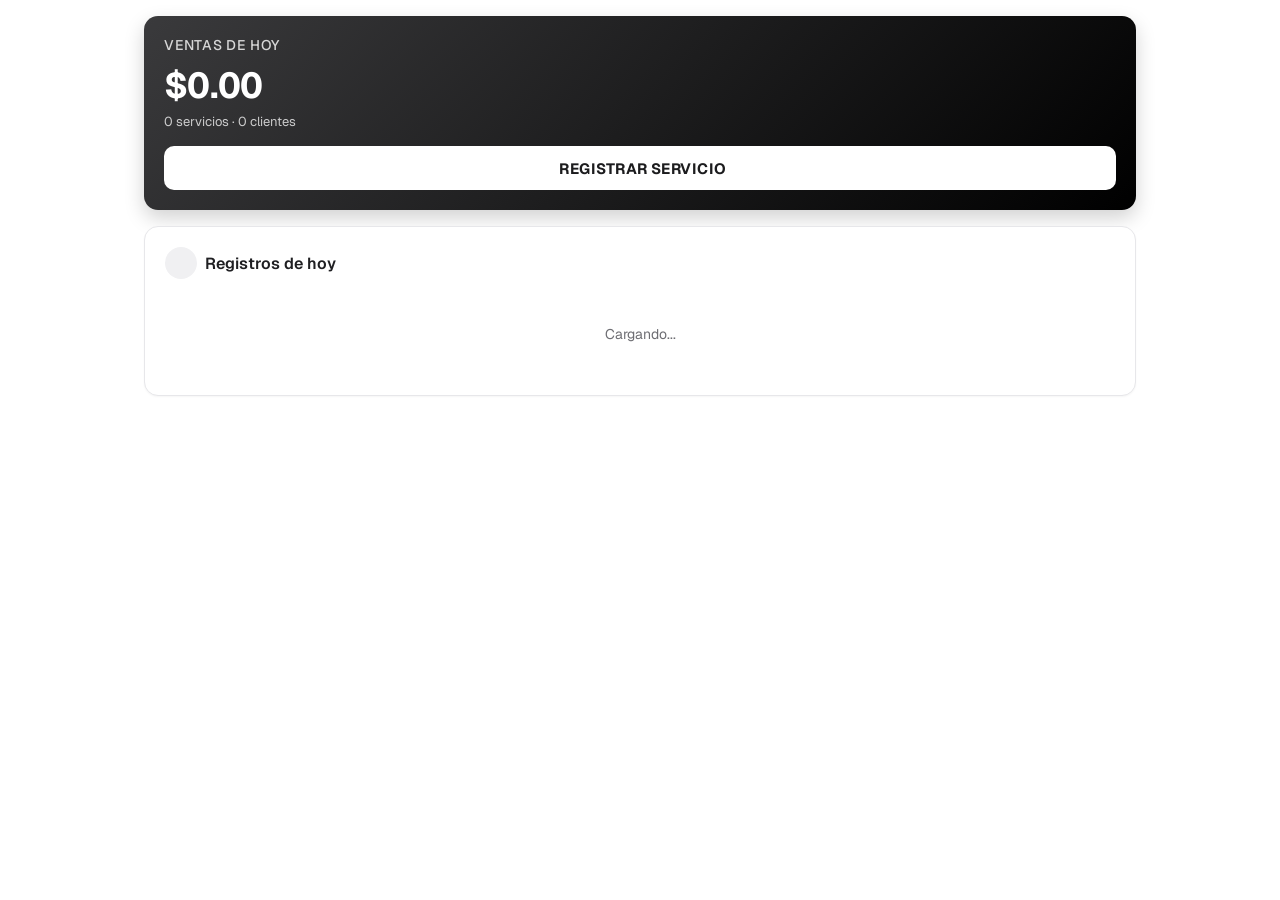
<file: index.html>
<!DOCTYPE html>
<html lang="es">
<head>
    <meta charset="UTF-8">
    <meta name="viewport" content="width=device-width, initial-scale=1">
    <meta name="theme-color" content="#1C1C1E">
    <title>Registrar</title>
    <link rel="icon" href="imagenes/logo.png">
    <!-- ?v=2: si cambias estilos.css o los archivos .js, sube el número para que el navegador baje la versión nueva -->
    <link rel="stylesheet" href="estilos.css?v=2">
</head>
<body>
    <!-- PÁGINA PRINCIPAL: REGISTRAR los servicios que se hicieron (las ventas del día a día) -->
    <!-- Se elige qué servicio se realizó, se pregunta si se hizo otro y al guardar se registra todo. -->
    <div id="encabezado"></div>

    <main class="contenedor">
        <!-- VENTAS DE HOY Y BOTÓN PARA REGISTRAR -->
        <div class="saldo">
            <p class="saldo-titulo">Ventas de hoy</p>
            <p class="saldo-cantidad" id="ventas-hoy">$0.00</p>
            <p class="saldo-nota" id="resumen-hoy">0 servicios · 0 clientes</p>
            <button type="button" class="boton boton-blanco boton-grande boton-ancho" onclick="abrirRegistro()">
                <span data-icono="registrar"></span> REGISTRAR SERVICIO
            </button>
        </div>

        <!-- LO QUE SE REGISTRÓ HOY -->
        <div class="tarjeta">
            <h3 class="tarjeta-titulo">
                <span class="circulo"><span data-icono="historial"></span></span>
                Registros de hoy
            </h3>
            <p class="vacio" id="sin-registros">Cargando...</p>
            <ul class="lista" id="lista-registros"></ul>
        </div>

        <div id="pie"></div>
    </main>

    <!-- CUADRO PARA REGISTRAR: tiene 3 pasos y solo se ve uno a la vez -->
    <dialog id="dialogo-registro">
        <form class="dialogo-contenido" id="formulario-registro" onsubmit="guardarRegistro(event)">

            <!-- PASO 1: elegir el servicio -->
            <div id="paso-elegir">
                <h3>¿Qué servicio se realizó?</h3>
                <p class="descripcion">Toca el servicio. La lista se cambia en la pestaña Servicios.</p>

                <p class="vacio" id="sin-servicios" hidden>No hay servicios todavía. <a href="servicios.html">Agrégalos aquí</a>.</p>

                <!-- Aquí JavaScript pone un botón por cada servicio -->
                <div class="opciones-servicio" id="opciones-servicio"></div>
            </div>

            <!-- PASO 2: preguntar si se hizo otro servicio -->
            <div id="paso-otro" class="pregunta" hidden>
                <span class="circulo enorme verde"><span data-icono="palomita"></span></span>
                <p class="gris" id="texto-agregado"></p>
                <h3>¿Se realizó otro servicio?</h3>
                <div class="renglon-monto">
                    <span class="gris" id="cantidad-parcial"></span>
                    <strong id="total-parcial"></strong>
                </div>
                <div class="dialogo-botones" style="width: 100%;">
                    <button type="button" class="boton boton-borde" onclick="mostrarPaso('paso-elegir')">Sí, agregar otro</button>
                    <button type="button" class="boton" onclick="mostrarResumen()">No, es todo</button>
                </div>
            </div>

            <!-- PASO 3: resumen, datos del pago y guardar -->
            <div id="paso-resumen" hidden>
                <h3>Resumen del registro</h3>
                <p class="descripcion">Revisa los servicios y guarda el registro.</p>

                <ul class="lista-elegidos" id="lista-elegidos"></ul>

                <div class="renglon-monto">
                    <span class="negrita">Total</span>
                    <strong id="total-final"></strong>
                </div>

                <label for="cliente">Cliente (opcional)</label>
                <input type="text" id="cliente" name="cliente" maxlength="100" placeholder="Nombre del cliente" autocomplete="off">

                <label for="pago">Forma de pago</label>
                <!-- Las opciones salen de configuracion.php -->
                <select id="pago" name="pago"></select>

                <p class="texto-error" id="error-registro" hidden></p>

                <!-- Aquí JavaScript pone un campo escondido por cada servicio elegido -->
                <div id="campos-servicios"></div>

                <div class="dialogo-botones">
                    <button type="button" class="boton boton-borde" onclick="mostrarPaso('paso-elegir')">
                        <span data-icono="mas"></span> Agregar otro
                    </button>
                    <button type="submit" class="boton">Guardar registro</button>
                </div>
            </div>

            <button type="button" class="cerrar" onclick="cerrarDialogo('dialogo-registro')">&times;</button>
        </form>
    </dialog>

    <script src="api/configuracion.php"></script>
    <script src="funciones.js?v=2"></script>
    <script src="componentes.js?v=2"></script>
    <script>
        // Los servicios que llegan de la base de datos
        let servicios = [];

        // Servicios que se van eligiendo en este registro
        let elegidos = [];

        // Las formas de pago salen de configuracion.php
        for (let clave in CONFIG.formas_pago) {
            let opcion = crear("option", "", CONFIG.formas_pago[clave]);
            opcion.value = clave;
            document.getElementById("pago").appendChild(opcion);
        }

        // PIDE LOS DATOS Y LOS MUESTRA
        async function cargarDatos() {
            let datos = await pedir("api/registrar.php");
            if (!datos.ok) {
                document.getElementById("sin-registros").textContent = datos.error;
                return;
            }

            servicios = datos.servicios;

            document.getElementById("ventas-hoy").textContent = dinero(datos.ventas_hoy);
            document.getElementById("resumen-hoy").textContent =
                plural(datos.servicios_hoy, "servicio", "servicios") + " · " + plural(datos.registros.length, "cliente", "clientes");

            dibujarRegistros(datos.registros);
            dibujarOpcionesServicio();
        }

        // Lista de "Registros de hoy"
        function dibujarRegistros(registros) {
            let lista = document.getElementById("lista-registros");
            lista.innerHTML = "";

            let vacio = document.getElementById("sin-registros");
            vacio.textContent = "Todavía no hay registros hoy. Toca \"Registrar servicio\" para empezar.";
            vacio.hidden = (registros.length > 0);

            for (let i = 0; i < registros.length; i++) {
                let registro = registros[i];
                let fiado = (registro.metodo_pago == "fiado");

                let renglon = crear("li", "renglon fondo-verde");
                if (fiado) {
                    renglon.className = "renglon fondo-amarillo";
                }

                // Izquierda: servicios, hora y cliente
                let izquierda = crear("div");
                izquierda.appendChild(crear("p", "lista-titulo", registro.servicios));
                let detalle = soloHora(registro.fecha_hora);
                if (registro.cliente != "") {
                    detalle = detalle + " · " + registro.cliente;
                }
                izquierda.appendChild(crear("p", "lista-fecha", detalle));

                // Derecha: total y forma de pago
                let derecha = crear("div", "etiquetas");
                derecha.appendChild(crear("span", "cantidad", dinero(registro.total)));
                let etiqueta = crear("span", "etiqueta", CONFIG.formas_pago[registro.metodo_pago]);
                if (fiado) {
                    etiqueta.className = "etiqueta amarillo";
                }
                derecha.appendChild(etiqueta);

                renglon.appendChild(izquierda);
                renglon.appendChild(derecha);
                lista.appendChild(renglon);
            }
        }

        // Un botón por cada servicio en el paso 1
        function dibujarOpcionesServicio() {
            let lugar = document.getElementById("opciones-servicio");
            lugar.innerHTML = "";
            document.getElementById("sin-servicios").hidden = (servicios.length > 0);

            for (let i = 0; i < servicios.length; i++) {
                let servicio = servicios[i];
                let boton = crear("button", "opcion-servicio");
                boton.type = "button";
                boton.appendChild(crear("span", "negrita", servicio.nombre));
                boton.appendChild(crear("span", "gris chico", servicio.duracion + " min"));
                boton.appendChild(crear("span", "precio", dinero(servicio.precio)));
                boton.addEventListener("click", function () {
                    elegirServicio(servicio.id);
                });
                lugar.appendChild(boton);
            }
        }

        // Abre el cuadro empezando desde el paso 1
        function abrirRegistro() {
            elegidos = [];
            document.getElementById("cliente").value = "";
            document.getElementById("pago").value = "efectivo";
            mostrarPaso("paso-elegir");
            abrirDialogo("dialogo-registro");

            // Al abrir, el navegador marca el primer servicio; se le quita para que no parezca elegido
            document.activeElement.blur();
        }

        // Muestra solo el paso que se pide y esconde los otros dos
        function mostrarPaso(paso) {
            document.getElementById("paso-elegir").hidden = (paso != "paso-elegir");
            document.getElementById("paso-otro").hidden = (paso != "paso-otro");
            document.getElementById("paso-resumen").hidden = (paso != "paso-resumen");
        }

        // Suma los precios de los servicios elegidos
        function sumarTotal() {
            let total = 0;
            for (let i = 0; i < elegidos.length; i++) {
                total = total + Number(elegidos[i].precio);
            }
            return total;
        }

        // PASO 1 → PASO 2: se agrega el servicio y se pregunta si hubo otro
        function elegirServicio(id) {
            let servicio = buscarPorId(servicios, id);
            elegidos.push(servicio);

            document.getElementById("texto-agregado").textContent = "Se agregó: " + servicio.nombre;
            document.getElementById("cantidad-parcial").textContent = plural(elegidos.length, "servicio", "servicios");
            document.getElementById("total-parcial").textContent = dinero(sumarTotal());
            mostrarPaso("paso-otro");
        }

        // PASO 3: se arma la lista de servicios elegidos con un botón para quitar cada uno
        function mostrarResumen() {
            let lista = document.getElementById("lista-elegidos");
            let campos = document.getElementById("campos-servicios");
            lista.innerHTML = "";
            campos.innerHTML = "";

            for (let i = 0; i < elegidos.length; i++) {
                // Renglón que se ve: nombre, precio y botón para quitar
                let renglon = crear("li");
                renglon.appendChild(crear("span", "", elegidos[i].nombre));
                renglon.appendChild(crear("strong", "", dinero(elegidos[i].precio)));

                let quitar = crear("button", "boton-icono rojo");
                quitar.type = "button";
                quitar.title = "Quitar servicio";
                quitar.innerHTML = "&times;";
                quitar.addEventListener("click", function () {
                    quitarServicio(i);
                });
                renglon.appendChild(quitar);
                lista.appendChild(renglon);

                // Campo escondido que se manda a PHP con el id del servicio
                let campo = crear("input");
                campo.type = "hidden";
                campo.name = "servicios[]";
                campo.value = elegidos[i].id;
                campos.appendChild(campo);
            }

            document.getElementById("total-final").textContent = dinero(sumarTotal());
            mostrarError("error-registro", "");
            mostrarPaso("paso-resumen");
        }

        function quitarServicio(posicion) {
            elegidos.splice(posicion, 1);      // lo quita de la lista

            if (elegidos.length == 0) {
                mostrarPaso("paso-elegir");
            } else {
                mostrarResumen();
            }
        }

        // GUARDAR: revisa los datos y los manda a api/registrar.php
        async function guardarRegistro(evento) {
            evento.preventDefault();      // que no se recargue la página

            let cliente = document.getElementById("cliente").value.trim();
            let pago = document.getElementById("pago").value;

            if (elegidos.length == 0) {
                mostrarError("error-registro", "Elige al menos un servicio.");
                return;
            }
            if (pago == "fiado" && cliente == "") {
                mostrarError("error-registro", "Para dejarlo fiado escribe el nombre del cliente.");
                return;
            }

            let datos = new FormData(document.getElementById("formulario-registro"));
            datos.append("accion", "guardar");

            let respuesta = await pedir("api/registrar.php", datos);
            if (!respuesta.ok) {
                mostrarError("error-registro", respuesta.error);
                return;
            }

            cerrarDialogo("dialogo-registro");
            mostrarAviso(respuesta.mensaje);
            cargarDatos();
        }

        cargarDatos();
    </script>
</body>
</html>
</file>
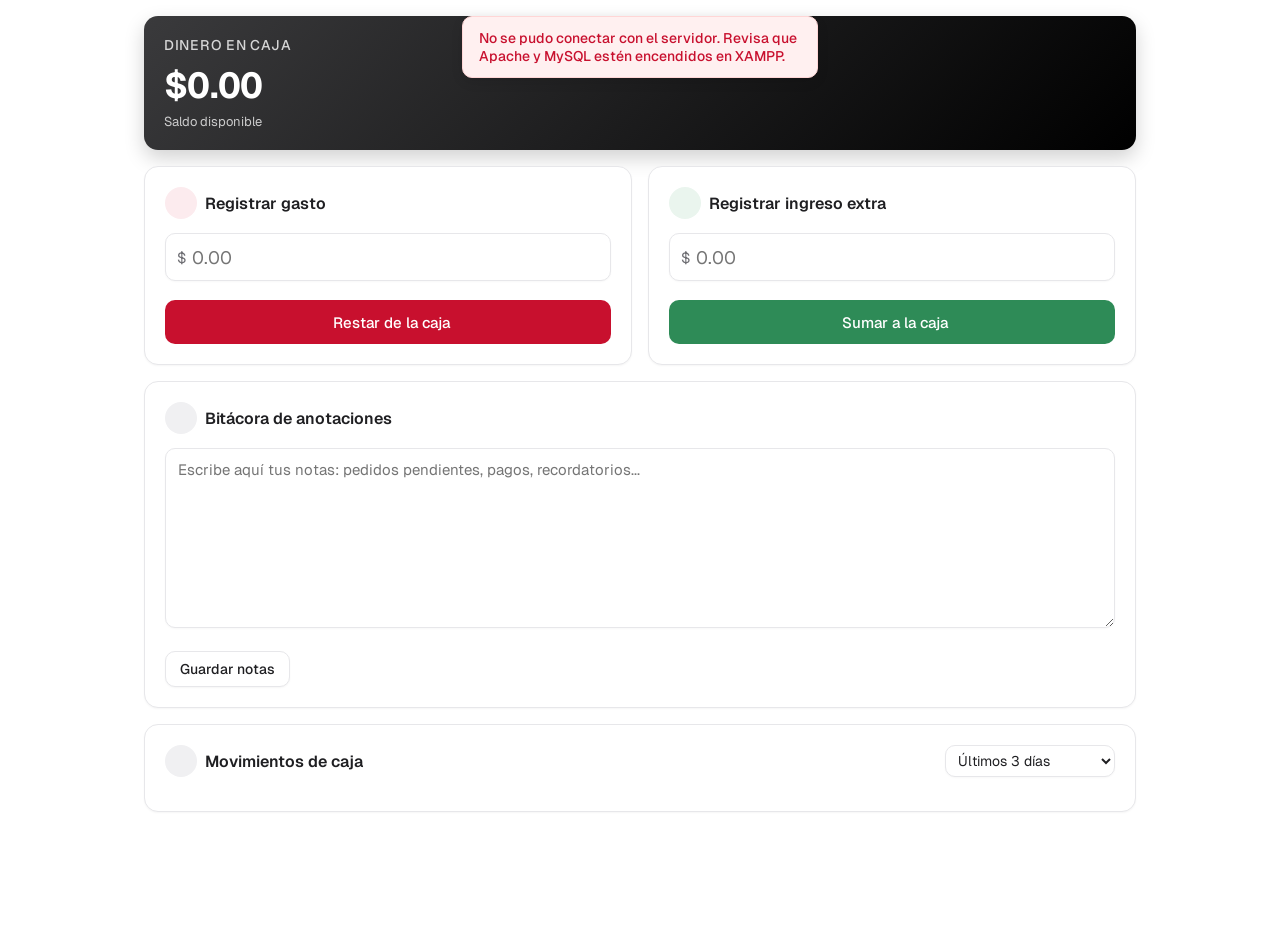
<file: caja.html>
<!DOCTYPE html>
<html lang="es">
<head>
    <meta charset="UTF-8">
    <meta name="viewport" content="width=device-width, initial-scale=1">
    <meta name="theme-color" content="#1C1C1E">
    <title>Caja</title>
    <link rel="icon" href="imagenes/logo.png">
    <!-- ?v=2: si cambias estilos.css o los archivos .js, sube el número para que el navegador baje la versión nueva -->
    <link rel="stylesheet" href="estilos.css?v=2">
</head>
<body>
    <!-- PÁGINA DE CAJA: dinero en caja, gastos e ingresos extra, notas y movimientos. -->
    <!-- Las ventas que se registran en la página principal entran aquí solas. -->
    <div id="encabezado"></div>

    <main class="contenedor">
        <!-- DINERO EN CAJA -->
        <div class="saldo">
            <p class="saldo-titulo">Dinero en caja</p>
            <p class="saldo-cantidad" id="dinero-actual">$0.00</p>
            <p class="saldo-nota" id="nota-saldo">Saldo disponible</p>
        </div>

        <!-- REGISTRAR GASTO E INGRESO -->
        <!-- Al presionar el botón (o Enter) se abre un cuadro para escribir el detalle -->
        <div class="dos-columnas">
            <div class="tarjeta">
                <h3 class="tarjeta-titulo">
                    <span class="circulo rojo"><span data-icono="baja"></span></span>
                    Registrar gasto
                </h3>
                <form onsubmit="abrirMovimiento('gasto'); return false;">
                    <div class="campo-dinero grande">
                        <span>$</span>
                        <input type="number" id="monto-gasto" step="0.01" min="0" placeholder="0.00" inputmode="decimal">
                    </div>
                    <br>
                    <button type="submit" class="boton boton-grande boton-ancho boton-rojo">
                        <span data-icono="menos"></span> Restar de la caja
                    </button>
                </form>
            </div>

            <div class="tarjeta">
                <h3 class="tarjeta-titulo">
                    <span class="circulo verde"><span data-icono="sube"></span></span>
                    Registrar ingreso extra
                </h3>
                <form onsubmit="abrirMovimiento('ingreso'); return false;">
                    <div class="campo-dinero grande">
                        <span>$</span>
                        <input type="number" id="monto-ingreso" step="0.01" min="0" placeholder="0.00" inputmode="decimal">
                    </div>
                    <br>
                    <button type="submit" class="boton boton-grande boton-ancho boton-verde">
                        <span data-icono="mas"></span> Sumar a la caja
                    </button>
                </form>
            </div>
        </div>

        <!-- BITÁCORA DE ANOTACIONES -->
        <div class="tarjeta">
            <h3 class="tarjeta-titulo">
                <span class="circulo"><span data-icono="libreta"></span></span>
                Bitácora de anotaciones
                <span class="guardado" id="notas-guardadas" hidden><span data-icono="palomita"></span> Guardado</span>
            </h3>
            <form id="formulario-notas" onsubmit="guardarNotas(event)">
                <textarea name="notas" id="notas" placeholder="Escribe aquí tus notas: pedidos pendientes, pagos, recordatorios..."></textarea>
                <br><br>
                <button type="submit" class="boton boton-borde">Guardar notas</button>
            </form>
        </div>

        <!-- HISTORIAL DE MOVIMIENTOS DE CAJA -->
        <div class="tarjeta">
            <div class="tarjeta-encabezado">
                <h3 class="tarjeta-titulo">
                    <span class="circulo"><span data-icono="historial"></span></span>
                    Movimientos de caja
                </h3>
                <!-- Al cambiar la opción se vuelven a pedir los movimientos de esos días -->
                <select id="dias" class="select-chico" onchange="cargarCaja()">
                    <option value="3" selected>Últimos 3 días</option>
                    <option value="7">Última semana</option>
                    <option value="14">Últimas 2 semanas</option>
                    <option value="21">Últimas 3 semanas</option>
                    <option value="30">Último mes</option>
                    <option value="90">Últimos 3 meses</option>
                    <option value="180">Últimos 6 meses</option>
                    <option value="365">Último año</option>
                </select>
            </div>

            <p class="vacio" id="sin-movimientos" hidden>No hay movimientos en este periodo.</p>
            <ul class="lista" id="lista-movimientos"></ul>
        </div>

        <div id="pie"></div>
    </main>

    <!-- CUADRO PARA CONFIRMAR EL GASTO O INGRESO -->
    <dialog id="dialogo-movimiento">
        <form class="dialogo-contenido" id="formulario-movimiento" onsubmit="guardarMovimiento(event)">
            <h3 id="movimiento-titulo">Confirmar gasto</h3>
            <p class="descripcion" id="movimiento-descripcion"></p>

            <div class="renglon-monto">
                <span class="gris" id="movimiento-etiqueta">Monto a restar</span>
                <strong id="movimiento-monto">$0.00</strong>
            </div>

            <label for="movimiento-detalle" id="movimiento-detalle-titulo">Detalle del gasto</label>
            <input type="text" id="movimiento-detalle" name="detalle" maxlength="255" required autocomplete="off" autofocus>

            <input type="hidden" name="tipo" id="movimiento-tipo">
            <input type="hidden" name="monto" id="movimiento-valor">

            <p class="texto-error" id="error-movimiento" hidden></p>

            <div class="dialogo-botones">
                <button type="button" class="boton boton-borde" onclick="cerrarDialogo('dialogo-movimiento')">Cancelar</button>
                <button type="submit" class="boton" id="movimiento-boton">Guardar movimiento</button>
            </div>

            <button type="button" class="cerrar" onclick="cerrarDialogo('dialogo-movimiento')">&times;</button>
        </form>
    </dialog>

    <script src="api/configuracion.php"></script>
    <script src="funciones.js?v=2"></script>
    <script src="componentes.js?v=2"></script>
    <script>
        // PIDE EL DINERO EN CAJA, LAS NOTAS Y LOS MOVIMIENTOS
        // cargarNotas = true también llena la bitácora (solo al abrir la página, para no borrar lo que se está escribiendo)
        async function cargarCaja(cargarNotas) {
            let dias = document.getElementById("dias").value;
            let datos = await pedir("api/caja.php?dias=" + dias);
            if (!datos.ok) {
                mostrarAviso(datos.error, true);
                return;
            }

            document.getElementById("dinero-actual").textContent = dinero(datos.dinero_actual);
            if (Number(datos.dinero_actual) >= 0) {
                document.getElementById("nota-saldo").textContent = "Saldo disponible";
            } else {
                document.getElementById("nota-saldo").textContent = "Saldo en negativo";
            }

            if (cargarNotas) {
                document.getElementById("notas").value = datos.notas;
            }

            dibujarMovimientos(datos.movimientos);
        }

        function dibujarMovimientos(movimientos) {
            let lista = document.getElementById("lista-movimientos");
            lista.innerHTML = "";
            document.getElementById("sin-movimientos").hidden = (movimientos.length > 0);

            for (let i = 0; i < movimientos.length; i++) {
                let movimiento = movimientos[i];

                let renglon = crear("li", "renglon fondo-rojo");
                let cantidad = crear("span", "cantidad texto-rojo", "-" + dinero(movimiento.monto));
                if (esIngreso(movimiento.tipo)) {
                    renglon.className = "renglon fondo-verde";
                    cantidad = crear("span", "cantidad texto-verde", "+" + dinero(movimiento.monto));
                }

                let izquierda = crear("div");
                izquierda.appendChild(crear("p", "lista-titulo", movimiento.detalle));
                izquierda.appendChild(crear("p", "lista-fecha", fechaHora(movimiento.fecha_hora)));

                renglon.appendChild(izquierda);
                renglon.appendChild(cantidad);
                lista.appendChild(renglon);
            }
        }

        // Abre el cuadro de confirmación con la cantidad que se escribió
        // tipo = "gasto" o "ingreso"
        function abrirMovimiento(tipo) {
            let campo = document.getElementById("monto-" + tipo);
            let monto = parseFloat(campo.value);

            if (isNaN(monto) || monto <= 0) {
                campo.focus();
                return;
            }

            document.getElementById("movimiento-tipo").value = tipo;
            document.getElementById("movimiento-valor").value = monto;
            document.getElementById("movimiento-monto").textContent = dinero(monto);
            document.getElementById("movimiento-detalle").value = "";
            mostrarError("error-movimiento", "");

            let detalle = document.getElementById("movimiento-detalle");
            let boton = document.getElementById("movimiento-boton");
            let cantidad = document.getElementById("movimiento-monto");

            if (tipo == "gasto") {
                document.getElementById("movimiento-titulo").textContent = "Confirmar gasto";
                document.getElementById("movimiento-descripcion").textContent = "Este dinero se restará de la caja y quedará en los movimientos.";
                document.getElementById("movimiento-etiqueta").textContent = "Monto a restar";
                document.getElementById("movimiento-detalle-titulo").textContent = "Detalle del gasto";
                detalle.placeholder = "Ej. Navajas, renta, luz, productos...";
                cantidad.className = "texto-rojo";
                boton.className = "boton boton-rojo";
            } else {
                document.getElementById("movimiento-titulo").textContent = "Confirmar ingreso";
                document.getElementById("movimiento-descripcion").textContent = "Este dinero se sumará a la caja y quedará en los movimientos.";
                document.getElementById("movimiento-etiqueta").textContent = "Monto a sumar";
                document.getElementById("movimiento-detalle-titulo").textContent = "Detalle del ingreso";
                detalle.placeholder = "Ej. Propina, venta de cera o shampoo...";
                cantidad.className = "texto-verde";
                boton.className = "boton boton-verde";
            }

            abrirDialogo("dialogo-movimiento");
        }

        // GUARDAR EL GASTO O INGRESO
        async function guardarMovimiento(evento) {
            evento.preventDefault();

            let tipo = document.getElementById("movimiento-tipo").value;
            let datos = new FormData(document.getElementById("formulario-movimiento"));
            datos.append("accion", "movimiento");

            let respuesta = await pedir("api/caja.php", datos);
            if (!respuesta.ok) {
                mostrarError("error-movimiento", respuesta.error);
                return;
            }

            document.getElementById("monto-" + tipo).value = "";
            cerrarDialogo("dialogo-movimiento");
            mostrarAviso(respuesta.mensaje);
            cargarCaja(false);
        }

        // GUARDAR LAS NOTAS: sale "Guardado" junto al título por 3 segundos
        async function guardarNotas(evento) {
            evento.preventDefault();

            let datos = new FormData(document.getElementById("formulario-notas"));
            datos.append("accion", "notas");

            let respuesta = await pedir("api/caja.php", datos);
            if (!respuesta.ok) {
                mostrarAviso(respuesta.error, true);
                return;
            }

            let guardado = document.getElementById("notas-guardadas");
            guardado.hidden = false;
            setTimeout(function () {
                guardado.hidden = true;
            }, 3000);
        }

        cargarCaja(true);
    </script>
</body>
</html>
</file>
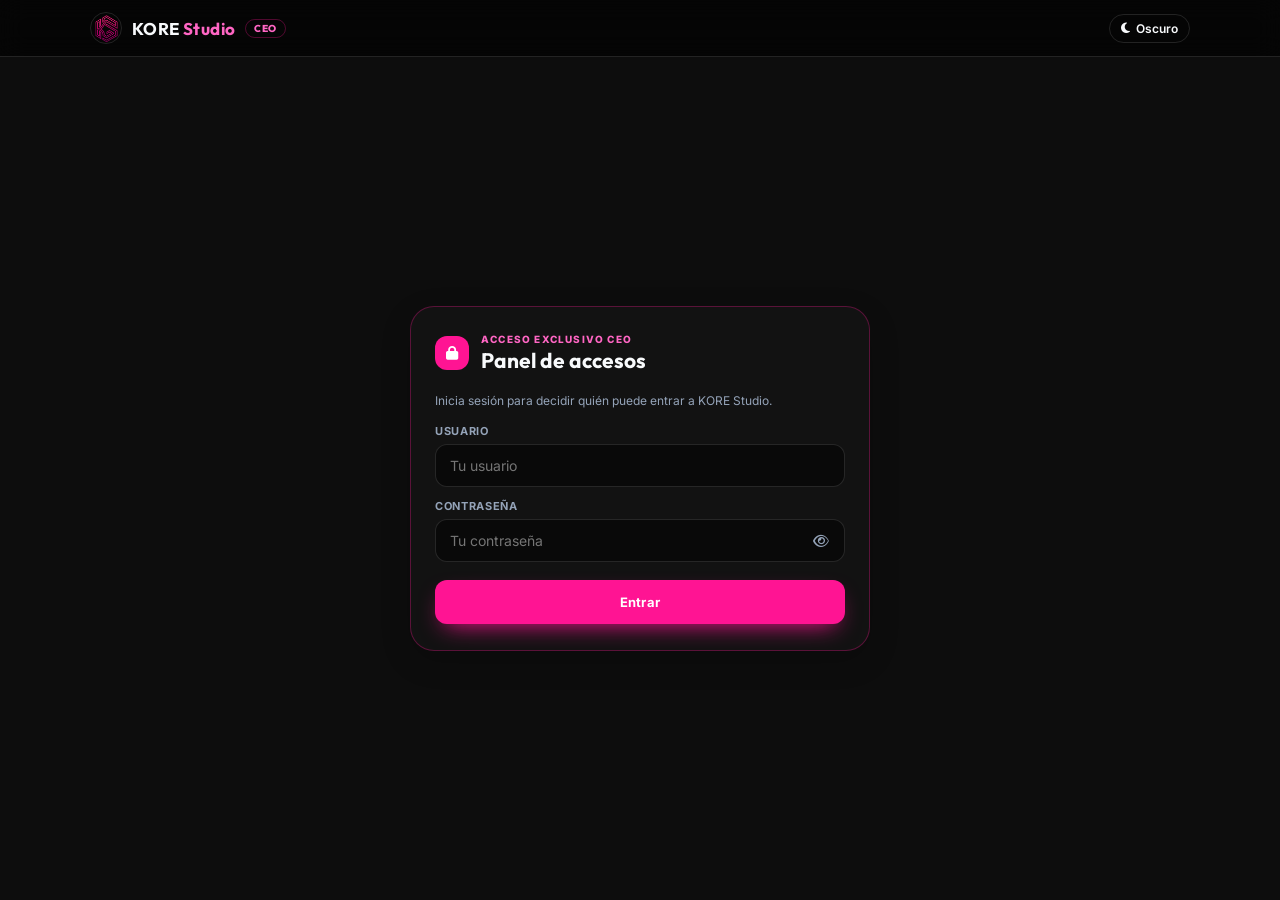
<file: ceo.html>
<!DOCTYPE html>
<html lang="es">
<head>
    <meta charset="UTF-8">
    <meta name="viewport" content="width=device-width, initial-scale=1.0">
    <title>Panel de la CEO | KORE Studio</title>
    <link rel="icon" type="image/png" href="isotipo.png">
    <link rel="stylesheet" href="https://cdnjs.cloudflare.com/ajax/libs/font-awesome/6.5.1/css/all.min.css">
    <link href="https://fonts.googleapis.com/css2?family=Inter:wght@300;400;500;600;700&family=Outfit:wght@600;700;800&display=swap" rel="stylesheet">
    <style>
        :root {
            --bg-main: #0d0d0d;
            --bg-card: #121212;
            --bg-input: rgba(0, 0, 0, 0.5);
            --border-color: rgba(255, 20, 147, 0.3);
            --text-main: #f8fafc;
            --text-muted: #94a3b8;
            --accent: #ff1493;
            --accent-light: #ff66c4;
            --line: rgba(255, 255, 255, 0.12);
            --header-bg: rgba(0, 0, 0, 0.6);
        }
        body.light-mode {
            --bg-main: #f1f5f9;
            --bg-card: #ffffff;
            --bg-input: #f8fafc;
            --border-color: rgba(0, 0, 0, 0.12);
            --text-main: #0f172a;
            --text-muted: #64748b;
            --line: rgba(0, 0, 0, 0.12);
            --header-bg: rgba(255, 255, 255, 0.9);
        }
        * { box-sizing: border-box; }
        body {
            margin: 0; min-height: 100vh; display: flex; flex-direction: column;
            font-family: 'Inter', 'Segoe UI', Tahoma, sans-serif;
            background: var(--bg-main); color: var(--text-main);
            transition: background-color .4s ease, color .4s ease;
        }
        header.top {
            position: sticky; top: 0; z-index: 10; background: var(--header-bg);
            backdrop-filter: blur(12px); border-bottom: 1px solid var(--line); padding: 12px 16px;
        }
        .top-in { max-width: 1100px; margin: 0 auto; display: flex; align-items: center; justify-content: space-between; gap: 10px; }
        .brand { display: flex; align-items: center; gap: 10px; font-family: 'Outfit', sans-serif; font-weight: 700; font-size: 17px; letter-spacing: .4px; }
        .brand img { width: 32px; height: 32px; border-radius: 50%; object-fit: cover; border: 1px solid var(--line); }
        .brand .acc { color: var(--accent-light); }
        .tag { font-size: 10px; font-weight: 800; padding: 2px 8px; border-radius: 999px; border: 1px solid var(--border-color); color: var(--accent-light); }
        .pills { display: flex; gap: 8px; align-items: center; }
        .pill {
            display: inline-flex; align-items: center; gap: 6px; padding: 6px 11px; border-radius: 999px;
            border: 1px solid var(--line); background: transparent; color: var(--text-main);
            font: 600 12px 'Inter', sans-serif; cursor: pointer; text-decoration: none; transition: opacity .2s;
        }
        .pill:hover { opacity: .8; }
        .pill.wa { color: #34d399; border-color: rgba(52, 211, 153, .35); background: rgba(16, 185, 129, .1); }
        main.center { flex: 1; display: flex; align-items: center; justify-content: center; padding: 24px 16px; }
        .wrap { width: 100%; max-width: 460px; display: flex; flex-direction: column; gap: 16px; }
        .card {
            background: var(--bg-card); border: 1px solid var(--border-color); border-radius: 24px;
            padding: 26px 24px; box-shadow: 0 10px 30px rgba(0, 0, 0, .18);
        }
        .step-head { display: flex; align-items: center; gap: 12px; margin-bottom: 18px; }
        .badge {
            width: 34px; height: 34px; border-radius: 12px; background: var(--accent); color: #fff;
            display: flex; align-items: center; justify-content: center; font-size: 14px; flex-shrink: 0;
        }
        .eyebrow { font-size: 10px; font-weight: 800; letter-spacing: .12em; color: var(--accent-light); text-transform: uppercase; }
        h2 { margin: 2px 0 0; font-family: 'Outfit', sans-serif; font-size: 21px; font-weight: 700; }
        .lead { color: var(--text-muted); font-size: 12px; line-height: 1.6; margin: 0 0 14px; }
        .segment { display: flex; gap: 4px; padding: 4px; border: 1px solid var(--line); border-radius: 14px; background: var(--bg-input); margin-bottom: 16px; }
        .seg { flex: 1; text-align: center; padding: 9px 6px; border-radius: 10px; font-size: 12px; font-weight: 700; color: var(--text-muted); text-decoration: none; transition: all .2s; }
        .seg.active { background: var(--accent); color: #fff; }
        label { display: block; margin: 12px 0 6px; font-size: 11px; font-weight: 700; letter-spacing: .06em; color: var(--text-muted); text-transform: uppercase; }
        input[type=text], input[type=password], input[type=search] {
            width: 100%; padding: 12px 14px; background: var(--bg-input); border: 1px solid var(--line);
            border-radius: 12px; color: var(--text-main); font: 400 14px 'Inter', sans-serif; transition: all .25s;
        }
        input:focus { outline: none; border-color: var(--accent); box-shadow: 0 0 0 3px color-mix(in srgb, var(--accent) 25%, transparent); }
        .pw { position: relative; }
        .pw input { padding-right: 44px; }
        .eye { position: absolute; right: 4px; top: 0; bottom: 0; width: 40px; background: none; border: 0; color: var(--text-muted); cursor: pointer; font-size: 14px; }
        .hint { margin: 6px 0 0; font-size: 11px; color: var(--text-muted); line-height: 1.5; }
        .btn {
            width: 100%; margin-top: 18px; padding: 14px; border: 0; border-radius: 12px; background: var(--accent); color: #fff;
            font: 700 13px 'Inter', sans-serif; letter-spacing: .3px; cursor: pointer; display: flex; align-items: center; justify-content: center; gap: 8px;
            box-shadow: 0 10px 24px -10px var(--accent); transition: filter .2s, transform .1s;
        }
        .btn:hover { filter: brightness(1.15); }
        .btn:active { transform: translateY(1px); }
        .btn:disabled { opacity: .6; cursor: not-allowed; }
        .btn.ghost { background: transparent; color: var(--text-main); border: 1px solid var(--line); box-shadow: none; }
        .btn.danger { background: #ef4444; box-shadow: 0 10px 24px -10px #ef4444; }
        .box { display: none; margin-top: 14px; padding: 12px; border-radius: 12px; font-size: 12px; line-height: 1.5; gap: 8px; align-items: flex-start; }
        .box.show { display: flex; }
        .box.err { border: 1px solid rgba(239, 68, 68, .45); background: rgba(239, 68, 68, .1); color: #ef4444; }
        .box.ok { border: 1px solid rgba(16, 185, 129, .45); background: rgba(16, 185, 129, .1); color: #10b981; }
        .foot { display: block; margin-top: 16px; text-align: center; font-size: 12px; color: var(--text-muted); cursor: pointer; background: none; border: 0; width: 100%; text-decoration: none; }
        .foot b { color: var(--accent-light); }
        .note { text-align: center; font-size: 11px; color: var(--text-muted); line-height: 1.6; margin: 0; }
        .center-txt { text-align: center; }
        [hidden] { display: none !important; }
        .spin { width: 16px; height: 16px; border: 2px solid rgba(255,255,255,.4); border-top-color: #fff; border-radius: 50%; animation: sp .7s linear infinite; }
        @keyframes sp { to { transform: rotate(360deg); } }

        .container { width: 100%; max-width: 760px; margin: 0 auto; padding: 18px 16px 60px; display: flex; flex-direction: column; gap: 16px; }
        .iconbtn { width: 34px; height: 34px; padding: 0; justify-content: center; }
        .stats { display: grid; grid-template-columns: repeat(3, 1fr); gap: 10px; }
        .stat { border: 1px solid var(--line); background: var(--bg-input); border-radius: 14px; padding: 12px; text-align: center; }
        .stat b { display: block; font-family: 'Outfit', sans-serif; font-size: 24px; font-weight: 800; }
        .stat span { font-size: 10px; font-weight: 700; color: var(--text-muted); letter-spacing: .04em; text-transform: uppercase; }
        .seg-btn { flex: 1; border: 0; background: transparent; padding: 9px 4px; border-radius: 10px; font: 700 11px 'Inter', sans-serif; color: var(--text-muted); cursor: pointer; transition: all .2s; }
        .seg-btn.active { background: var(--accent); color: #fff; }
        .users { display: flex; flex-direction: column; gap: 10px; margin-top: 14px; }
        .user { display: flex; align-items: center; gap: 12px; padding: 12px; border: 1px solid var(--line); border-radius: 16px; background: var(--bg-input); }
        .avatar { width: 40px; height: 40px; border-radius: 50%; background: var(--accent); color: #fff; display: flex; align-items: center; justify-content: center; font: 800 15px 'Outfit', sans-serif; flex-shrink: 0; }
        .u-info { flex: 1; min-width: 0; }
        .u-name { font-weight: 700; font-size: 13px; white-space: nowrap; overflow: hidden; text-overflow: ellipsis; }
        .u-user { color: var(--accent-light); font-size: 12px; font-weight: 600; white-space: nowrap; overflow: hidden; text-overflow: ellipsis; }
        .u-meta { display: flex; align-items: center; gap: 8px; margin-top: 4px; font-size: 10px; color: var(--text-muted); flex-wrap: wrap; }
        .st { font-size: 10px; font-weight: 700; padding: 2px 8px; border-radius: 999px; border: 1px solid; }
        .st.ok { color: #10b981; border-color: rgba(16,185,129,.5); background: rgba(16,185,129,.12); }
        .st.wait { color: #f59e0b; border-color: rgba(245,158,11,.5); background: rgba(245,158,11,.12); }
        .act { border: 0; border-radius: 10px; padding: 9px 12px; font: 700 11px 'Inter', sans-serif; cursor: pointer; display: inline-flex; align-items: center; gap: 6px; white-space: nowrap; min-width: 96px; justify-content: center; }
        .act.grant { background: var(--accent); color: #fff; }
        .act.revoke { background: rgba(239,68,68,.1); color: #ef4444; border: 1px solid rgba(239,68,68,.5); }
        .act:disabled { opacity: .5; cursor: not-allowed; }
        .empty { text-align: center; color: var(--text-muted); font-size: 12px; padding: 24px 0; }
        .toast { position: fixed; top: 74px; left: 50%; transform: translateX(-50%) translateY(-20px); background: #059669; color: #fff; font: 700 12px 'Inter', sans-serif; padding: 10px 16px; border-radius: 12px; box-shadow: 0 10px 30px rgba(0,0,0,.3); opacity: 0; pointer-events: none; transition: all .3s; z-index: 50; max-width: 90vw; }
        .toast.show { opacity: 1; transform: translateX(-50%) translateY(0); }
        .modal { position: fixed; inset: 0; z-index: 40; background: rgba(0,0,0,.7); backdrop-filter: blur(6px); display: flex; align-items: center; justify-content: center; padding: 16px; }
        .modal .card { width: 100%; max-width: 440px; max-height: 90vh; overflow-y: auto; }
        .themes { display: grid; grid-template-columns: repeat(2, 1fr); gap: 8px; margin-top: 8px; }
        .theme-btn { display: flex; align-items: center; gap: 8px; padding: 10px; border-radius: 12px; border: 1px solid var(--line); background: var(--bg-input); color: var(--text-main); font: 600 11px 'Inter', sans-serif; cursor: pointer; }
        .theme-btn.on { border-width: 2px; }
        .dot { width: 14px; height: 14px; border-radius: 50%; }
        .row-end { display: flex; justify-content: space-between; align-items: center; gap: 10px; }
        @media (max-width: 520px) { .act span.t { display: none; } .act { min-width: 40px; } }
    </style>
</head>
<body>

    <div class="toast" id="toast"></div>

    <header class="top">
        <div class="top-in">
            <div class="brand">
                <img src="isotipo.png" alt="KORE">
                <span>KORE <span class="acc">Studio</span></span><span class="tag">CEO</span>
            </div>
            <div class="pills">
                <button class="pill iconbtn" id="btnRefresh" type="button" title="Actualizar" hidden><i class="fa-solid fa-rotate"></i></button>
                <button class="pill iconbtn" id="btnTheme" type="button" title="Estética" hidden><i class="fa-solid fa-palette"></i></button>
                <button class="pill" onclick="KORE.toggleMode()" type="button"><i id="mode-icon" class="fa-solid fa-moon"></i><span id="mode-text">Oscuro</span></button>
                <button class="pill iconbtn" id="btnLogout" type="button" title="Cerrar sesión" hidden><i class="fa-solid fa-right-from-bracket"></i></button>
            </div>
        </div>
    </header>

    <!-- ===================== LOGIN DE LA CEO ===================== -->
    <main class="center" id="viewLogin" hidden>
        <div class="wrap">
            <section class="card">
                <div class="step-head">
                    <span class="badge"><i class="fa-solid fa-lock"></i></span>
                    <div>
                        <div class="eyebrow">Acceso exclusivo CEO</div>
                        <h2>Panel de accesos</h2>
                    </div>
                </div>
                <p class="lead">Inicia sesión para decidir quién puede entrar a KORE Studio.</p>
                <form id="formLogin" novalidate>
                    <label for="usuario">Usuario</label>
                    <input type="text" id="usuario" placeholder="Tu usuario" autocomplete="username" autocapitalize="none" autocorrect="off" spellcheck="false">
                    <label for="password">Contraseña</label>
                    <div class="pw">
                        <input type="password" id="password" placeholder="Tu contraseña" autocomplete="current-password">
                        <button type="button" class="eye" id="eye" aria-label="Mostrar contraseña"><i class="fa-regular fa-eye"></i></button>
                    </div>
                    <div class="box err" id="errLogin"></div>
                    <button type="submit" class="btn" id="btnLogin">Entrar</button>
                </form>
            </section>
        </div>
    </main>

    <!-- ===================== PANEL ===================== -->
    <div class="container" id="viewPanel" hidden>
        <section class="card">
            <div class="step-head">
                <span class="badge"><i class="fa-solid fa-chart-simple"></i></span>
                <h2>Resumen</h2>
            </div>
            <div class="stats">
                <div class="stat"><b id="nPend" style="color:#f59e0b">0</b><span>Pendientes</span></div>
                <div class="stat"><b id="nOk" style="color:#10b981">0</b><span>Con acceso</span></div>
                <div class="stat"><b id="nAll" style="color:var(--accent-light)">0</b><span>Registrados</span></div>
            </div>
        </section>

        <section class="card">
            <div class="step-head">
                <span class="badge"><i class="fa-solid fa-users"></i></span>
                <h2>Usuarios registrados</h2>
            </div>
            <div class="segment" style="margin-bottom:12px">
                <button class="seg-btn active" data-filter="pending" type="button">Pendientes (0)</button>
                <button class="seg-btn" data-filter="approved" type="button">Con acceso (0)</button>
                <button class="seg-btn" data-filter="all" type="button">Todos (0)</button>
            </div>
            <input type="search" id="search" placeholder="Buscar por nombre o usuario" autocomplete="off">
            <div class="box err" id="errList"></div>
            <div class="users" id="users"></div>
            <p class="note" style="margin-top:14px">Se actualiza sola cada 20 segundos.</p>
        </section>
    </div>

    <!-- ===================== ESTÉTICA ===================== -->
    <div class="modal" id="modalTheme" hidden>
        <div class="card">
            <div class="row-end" style="margin-bottom:8px">
                <div class="step-head" style="margin:0"><span class="badge"><i class="fa-solid fa-palette"></i></span><h2>Estética del panel</h2></div>
                <button class="pill iconbtn" id="closeTheme" type="button"><i class="fa-solid fa-xmark"></i></button>
            </div>
            <label>Elige la paleta cromática</label>
            <div class="themes" id="themeGrid"></div>
        </div>
    </div>

    <script src="kore-core.js"></script>
    <script>
        KORE.applyTheme();
        const acc = KORE.account('admin');
        const $ = (id) => document.getElementById(id);
        const esc = KORE.esc;

        let users = [];
        let filter = 'pending';
        let known = null;       // para avisar de solicitudes nuevas
        let busyUid = '';
        let timer = null;

        // ---------- utilidades de interfaz ----------
        function toast(msg) {
            const t = $('toast');
            t.textContent = msg; t.classList.add('show');
            clearTimeout(toast._t); toast._t = setTimeout(() => t.classList.remove('show'), 2800);
        }
        const showBox = (el, text) => { el.innerHTML = '<i class="fa-solid fa-circle-exclamation" style="margin-top:2px"></i><span></span>'; el.lastChild.textContent = text; el.classList.add('show'); };
        const hideBox = (el) => el.classList.remove('show');
        const fmtDate = (iso) => { const d = new Date(iso); return isNaN(d) ? '' : d.toLocaleDateString('es-MX', { day: 'numeric', month: 'short', year: 'numeric' }); };
        const strip = (s) => KORE.norm(s);
        const label = (u) => u.name || '@' + u.username;

        function showView(v) {
            $('viewLogin').hidden = v !== 'login';
            $('viewPanel').hidden = v !== 'panel';
            ['btnRefresh', 'btnTheme', 'btnLogout'].forEach((id) => { $(id).hidden = v !== 'panel'; });
        }

        // ---------- sesión ----------
        function logout(notice) {
            acc.clear();
            clearInterval(timer);
            known = null; users = [];
            showView('login');
            if (notice) showBox($('errLogin'), notice);
        }

        $('eye').addEventListener('click', () => {
            const i = $('password'); const show = i.type === 'password';
            i.type = show ? 'text' : 'password';
            $('eye').innerHTML = '<i class="fa-regular ' + (show ? 'fa-eye-slash' : 'fa-eye') + '"></i>';
        });

        $('formLogin').addEventListener('submit', async (e) => {
            e.preventDefault();
            const btn = $('btnLogin');
            if (btn.disabled) return;
            hideBox($('errLogin'));
            if (!KORE.isConfigured()) return showBox($('errLogin'), 'Falta configurar la base de datos: pega tu apiKey y projectId en kore-core.js.');
            const id = $('usuario').value.trim(); const pw = $('password').value;
            if (!id || !pw) return showBox($('errLogin'), 'Escribe tu usuario y tu contraseña.');
            btn.disabled = true; btn.innerHTML = '<span class="spin"></span>';
            try {
                await acc.signIn(id, pw);
                await loadUsers('initial');      // si la cuenta no es la de la CEO, la base de datos responde 403
                if (acc.getSession()) { $('password').value = ''; startPanel(); }
            } catch (err) {
                acc.clear();
                showBox($('errLogin'), err.status === 403 ? 'Esta cuenta no tiene permisos de administrador.' : KORE.friendlyError(err));
            }
            btn.disabled = false; btn.textContent = 'Entrar';
        });

        $('btnLogout').addEventListener('click', () => { if (confirm('¿Salir del panel de accesos?')) logout(''); });

        // ---------- datos ----------
        async function loadUsers(mode) {
            try {
                const list = await acc.listUsers();
                if (known && mode === 'silent') {
                    const fresh = list.filter((u) => !u.approved && !known.has(u.uid));
                    if (fresh.length) toast(fresh.length === 1 ? 'Nueva solicitud: ' + label(fresh[0]) : fresh.length + ' nuevas solicitudes de acceso');
                }
                known = new Set(list.map((u) => u.uid));
                users = list;
                hideBox($('errList'));
                render();
            } catch (err) {
                if (mode === 'initial') throw err;                       // lo maneja el login
                if (err.status === 400 || err.status === 401) return logout('Tu sesión expiró. Inicia sesión de nuevo.');
                if (err.status === 403) return logout('Esta cuenta no tiene permisos de administrador.');
                if (mode !== 'silent') showBox($('errList'), KORE.friendlyError(err));
            }
        }

        function startPanel() {
            showView('panel');
            render();
            clearInterval(timer);
            timer = setInterval(() => loadUsers('silent'), 20000);
        }

        document.addEventListener('visibilitychange', () => { if (!document.hidden && acc.getSession()) loadUsers('silent'); });
        $('btnRefresh').addEventListener('click', () => { loadUsers('manual'); toast('Actualizando...'); });

        // ---------- render ----------
        function render() {
            const pend = users.filter((u) => !u.approved).length;
            const ok = users.filter((u) => u.approved).length;
            $('nPend').textContent = pend; $('nOk').textContent = ok; $('nAll').textContent = users.length;
            const names = { pending: 'Pendientes (' + pend + ')', approved: 'Con acceso (' + ok + ')', all: 'Todos (' + users.length + ')' };
            document.querySelectorAll('.seg-btn').forEach((b) => {
                b.textContent = names[b.dataset.filter];
                b.classList.toggle('active', b.dataset.filter === filter);
            });

            const q = strip($('search').value).replace(/^@/, '');
            const visible = users
                .filter((u) => filter === 'all' ? true : filter === 'approved' ? u.approved : !u.approved)
                .filter((u) => !q || strip(u.name).includes(q) || u.username.includes(q))
                .sort((a, b) => (Number(a.approved) - Number(b.approved)) || String(b.createdAt).localeCompare(String(a.createdAt)));

            const empty = q ? 'Sin resultados para tu búsqueda.'
                : filter === 'pending' ? 'No hay solicitudes pendientes.'
                : filter === 'approved' ? 'Aún no has concedido acceso a nadie.' : 'Todavía no se registra nadie.';

            $('users').innerHTML = visible.length ? visible.map((u) => `
                <div class="user">
                    <div class="avatar">${esc((u.name || u.username || '?').trim().charAt(0).toUpperCase())}</div>
                    <div class="u-info">
                        <div class="u-name">${esc(u.name || 'Sin nombre')}</div>
                        <div class="u-user">@${esc(u.username)}</div>
                        <div class="u-meta">
                            <span class="st ${u.approved ? 'ok' : 'wait'}">${u.approved ? 'Con acceso' : 'Pendiente'}</span>
                            ${u.createdAt ? '<span><i class="fa-regular fa-calendar"></i> ' + esc(fmtDate(u.createdAt)) + '</span>' : ''}
                        </div>
                    </div>
                    <button class="act ${u.approved ? 'revoke' : 'grant'}" data-uid="${esc(u.uid)}" ${busyUid === u.uid ? 'disabled' : ''}>
                        ${busyUid === u.uid ? '<span class="spin"></span>' : u.approved
                            ? '<i class="fa-solid fa-ban"></i><span class="t">Revocar</span>'
                            : '<i class="fa-solid fa-check"></i><span class="t">Conceder acceso</span>'}
                    </button>
                </div>`).join('') : '<div class="empty">' + empty + '</div>';
        }

        document.querySelectorAll('.seg-btn').forEach((b) => b.addEventListener('click', () => { filter = b.dataset.filter; render(); }));
        $('search').addEventListener('input', render);

        // ---------- conceder / revocar ----------
        $('users').addEventListener('click', async (e) => {
            const btn = e.target.closest('.act');
            if (!btn || btn.disabled) return;
            const u = users.find((x) => x.uid === btn.dataset.uid);
            if (!u) return;
            const grant = !u.approved;
            if (!grant && !confirm('¿Quitarle el acceso a ' + label(u) + '? Dejará de poder usar la agenda en cuanto se actualice su pantalla.')) return;
            busyUid = u.uid; render();
            try {
                await acc.setAccess(u.uid, grant);
                u.approved = grant;
                toast(grant ? '✓ Acceso concedido a ' + label(u) : 'Acceso revocado a ' + label(u));
            } catch (err) {
                if (err.status === 401) return logout('Tu sesión expiró. Inicia sesión de nuevo.');
                alert('No se pudo guardar: ' + KORE.friendlyError(err));
            }
            busyUid = ''; render();
        });

        // ---------- estética ----------
        const grid = $('themeGrid');
        const currentTheme = () => localStorage.getItem('kore_theme') || 'pink';
        function drawThemes() {
            grid.innerHTML = Object.entries(KORE.THEMES).map(([k, t]) => `
                <button class="theme-btn ${currentTheme() === k ? 'on' : ''}" data-k="${k}" style="${currentTheme() === k ? 'border-color:' + t.accent : ''}" type="button">
                    <span class="dot" style="background:${t.accent}"></span>${esc(t.name)}
                </button>`).join('');
        }
        grid.addEventListener('click', (e) => { const b = e.target.closest('.theme-btn'); if (b) { KORE.setThemeKey(b.dataset.k); drawThemes(); } });
        $('btnTheme').addEventListener('click', () => { drawThemes(); $('modalTheme').hidden = false; });
        $('closeTheme').addEventListener('click', () => { $('modalTheme').hidden = true; });
        $('modalTheme').addEventListener('click', (e) => { if (e.target === $('modalTheme')) $('modalTheme').hidden = true; });

        // ---------- arranque ----------
        (async function boot() {
            if (!KORE.isConfigured() || !acc.getSession()) return showView('login');
            showView('panel');                       // muestra el panel mientras carga
            $('users').innerHTML = '<div class="empty"><span class="spin" style="border-color:var(--line);border-top-color:var(--accent);display:inline-block"></span></div>';
            try { await loadUsers('initial'); startPanel(); }
            catch (err) {
                if (err.code === 'NETWORK') { startPanel(); showBox($('errList'), err.message); }
                else logout(err.status === 403 ? 'Esta cuenta no tiene permisos de administrador.' : '');
            }
        })();
    </script>
</body>
</html>
</file>
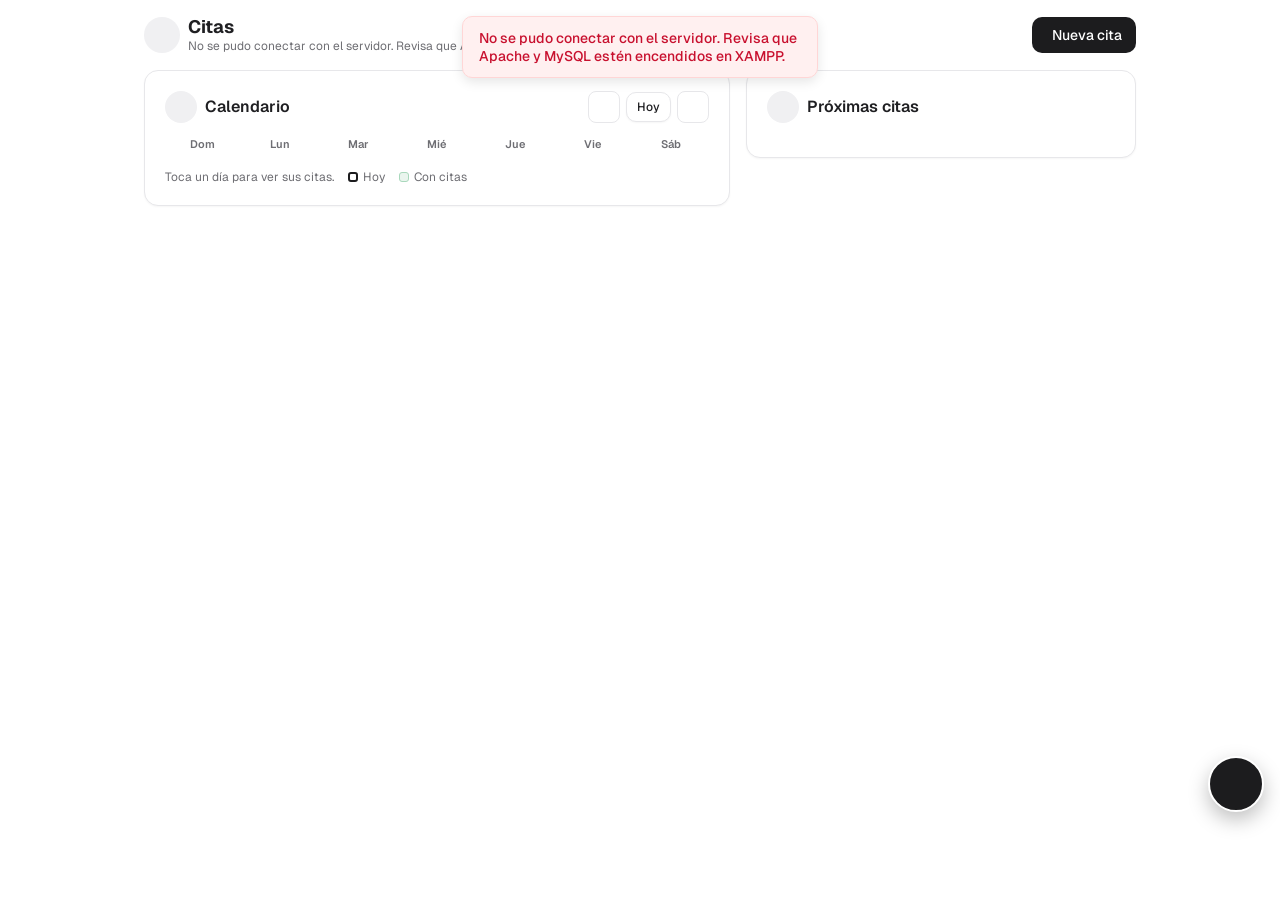
<file: citas.html>
<!DOCTYPE html>
<html lang="es">
<head>
    <meta charset="UTF-8">
    <meta name="viewport" content="width=device-width, initial-scale=1">
    <meta name="theme-color" content="#1C1C1E">
    <title>Citas</title>
    <link rel="icon" href="imagenes/logo.png">
    <!-- ?v=2: si cambias estilos.css o los archivos .js, sube el número para que el navegador baje la versión nueva -->
    <link rel="stylesheet" href="estilos.css?v=2">
</head>
<body>
    <!-- PÁGINA DE CITAS: la agenda del negocio (viene de la agenda de KORE Studio). -->
    <!-- Calendario del mes, próximas citas, agregar/editar/borrar, Google Calendar y dictado por voz. -->
    <div id="encabezado"></div>

    <main class="contenedor con-microfono">
        <div class="titulo-seccion">
            <div class="titulo-con-icono">
                <span class="circulo grande"><span data-icono="calendario"></span></span>
                <div>
                    <h2>Citas</h2>
                    <p class="gris chico" id="cuantas-citas">Cargando...</p>
                </div>
            </div>
            <button type="button" class="boton" onclick="nuevaCita(hoy())">
                <span data-icono="mas"></span> Nueva cita
            </button>
        </div>

        <div class="columnas-citas">
            <!-- CALENDARIO DEL MES -->
            <div class="tarjeta">
                <div class="tarjeta-encabezado">
                    <h3 class="tarjeta-titulo">
                        <span class="circulo"><span data-icono="calendario"></span></span>
                        <span id="titulo-mes">Calendario</span>
                    </h3>
                    <div class="celda-flex">
                        <button type="button" class="boton-icono boton-flecha" title="Mes anterior" onclick="cambiarMes(-1)">
                            <span data-icono="izquierda"></span>
                        </button>
                        <button type="button" class="boton boton-borde boton-chico" title="Regresar al mes de hoy" onclick="irAHoy()">Hoy</button>
                        <button type="button" class="boton-icono boton-flecha" title="Mes siguiente" onclick="cambiarMes(1)">
                            <span data-icono="derecha"></span>
                        </button>
                    </div>
                </div>

                <!-- Días de la semana -->
                <div class="calendario-semana">
                    <span>Dom</span><span>Lun</span><span>Mar</span><span>Mié</span><span>Jue</span><span>Vie</span><span>Sáb</span>
                </div>

                <!-- Aquí JavaScript pone un cuadrito por cada día del mes -->
                <div class="calendario" id="calendario"></div>

                <div class="ayuda-calendario">
                    <span class="gris chico">Toca un día para ver sus citas.</span>
                    <span class="leyenda"><span class="punto punto-hoy"></span> Hoy</span>
                    <span class="leyenda"><span class="punto punto-citas"></span> Con citas</span>
                </div>
            </div>

            <!-- PRÓXIMAS CITAS -->
            <div class="tarjeta">
                <h3 class="tarjeta-titulo">
                    <span class="circulo"><span data-icono="reloj"></span></span>
                    Próximas citas
                </h3>
                <div class="sin-citas" id="sin-citas" hidden>
                    <span class="circulo enorme"><span data-icono="calendario"></span></span>
                    <p class="negrita">No hay citas próximas</p>
                    <p class="gris chico">Toca "Nueva cita" o usa el micrófono para dictar una.</p>
                </div>
                <ul class="lista" id="proximas-citas"></ul>
            </div>
        </div>

        <div id="pie"></div>
    </main>

    <!-- DICTADO POR VOZ: botón flotante y la tarjeta que muestra lo que se escucha -->
    <div class="tarjeta tarjeta-voz" id="tarjeta-voz" hidden>
        <div class="renglon">
            <span class="negrita con-icono"><span data-icono="microfono"></span> Asistente de voz</span>
            <!-- Barritas que se mueven mientras se graba -->
            <span class="ondas"><span></span><span></span><span></span><span></span><span></span></span>
        </div>
        <div class="renglon chico">
            <span class="gris">Tiempo:</span>
            <strong id="tiempo-voz">00:00</strong>
        </div>
        <p class="chico gris">
            Di el cliente, el servicio, la fecha y la hora. Ejemplo:
            <em>"Cita para Juan Pérez, corte y barba, el 15 de noviembre a las 4 de la tarde"</em>.
        </p>
        <p class="texto-voz" id="texto-voz">Escuchando...</p>
        <button type="button" class="boton boton-ancho" onclick="detenerVoz()">
            <span data-icono="palomita"></span> Terminar y revisar
        </button>
    </div>

    <button type="button" class="boton-microfono" id="boton-microfono" title="Agendar una cita dictando" onclick="alternarVoz()" hidden>
        <span data-icono="microfono"></span>
    </button>

    <!-- CUADRO PARA AGREGAR O EDITAR UNA CITA -->
    <dialog id="dialogo-cita">
        <form class="dialogo-contenido" id="formulario-cita" onsubmit="guardarCita(event)">
            <h3 id="cita-titulo">Nueva cita</h3>
            <p class="descripcion" id="cita-descripcion">Agenda a un cliente.</p>

            <input type="hidden" name="id" id="cita-id" value="0">

            <label for="cliente">Cliente</label>
            <input type="text" id="cliente" name="cliente" maxlength="100" placeholder="Nombre del cliente" required autocomplete="off">

            <label for="servicio">Servicio</label>
            <!-- Las opciones son los servicios de la pestaña Servicios -->
            <select id="servicio" name="servicio_id" required onchange="ponerDuracionDelServicio()"></select>

            <div class="dos-campos">
                <div>
                    <label for="fecha">Fecha</label>
                    <input type="date" id="fecha" name="fecha" required>
                </div>
                <div>
                    <label for="hora">Hora</label>
                    <!-- Cada 30 minutos de 8:00 AM a 8:00 PM (las pone JavaScript) -->
                    <select id="hora" name="hora" required></select>
                </div>
            </div>

            <label for="duracion">Duración</label>
            <!-- El valor es en minutos -->
            <select id="duracion" name="duracion">
                <option value="5">5 minutos</option>
                <option value="10">10 minutos</option>
                <option value="15">15 minutos</option>
                <option value="30" selected>30 minutos</option>
                <option value="45">45 minutos</option>
                <option value="60">1 hora</option>
                <option value="90">1.5 horas</option>
                <option value="120">2 horas</option>
                <option value="180">3 horas</option>
                <option value="240">4 horas</option>
                <option value="360">6 horas</option>
                <option value="480">8 horas (Jornada)</option>
                <option value="720">12 horas (Medio día / Turno)</option>
                <option value="1440">24 horas (Todo el día)</option>
            </select>

            <p class="texto-error" id="error-cita" hidden></p>

            <div class="dialogo-botones">
                <button type="submit" class="boton boton-ancho" id="cita-boton">Guardar cita</button>
            </div>

            <button type="button" class="cerrar" onclick="cerrarDialogo('dialogo-cita')">&times;</button>
        </form>
    </dialog>

    <!-- CUADRO CON LAS CITAS DE UN DÍA (se abre al tocar un día del calendario) -->
    <dialog id="dialogo-dia">
        <div class="dialogo-contenido">
            <h3 id="dia-titulo">Citas del día</h3>
            <p class="descripcion" id="dia-subtitulo"></p>

            <p class="vacio" id="dia-vacio" hidden>No hay citas para este día.</p>
            <ul class="lista lista-dia" id="dia-citas"></ul>

            <div class="dialogo-botones">
                <button type="button" class="boton boton-ancho" onclick="agregarCitaDelDia()">
                    <span data-icono="mas"></span> Agregar cita para este día
                </button>
            </div>

            <button type="button" class="cerrar" onclick="cerrarDialogo('dialogo-dia')">&times;</button>
        </div>
    </dialog>

    <script src="api/configuracion.php"></script>
    <script src="funciones.js?v=2"></script>
    <script src="componentes.js?v=2"></script>
    <script>
        // Datos que llegan de la base de datos
        let citas = [];
        let servicios = [];

        // Mes que se está viendo en el calendario (siempre en el día 1)
        let mesVisto = new Date();
        mesVisto.setDate(1);

        // Día que está abierto en el cuadro "Citas del día"
        let diaElegido = "";

        const MESES_LARGOS = ["enero", "febrero", "marzo", "abril", "mayo", "junio", "julio",
                              "agosto", "septiembre", "octubre", "noviembre", "diciembre"];

        // ---------- HORAS Y DURACIONES ----------

        // "16:30" o "16:30:00" → "04:30 PM"
        function hora12(texto) {
            let partes = texto.split(":");
            let hora = Number(partes[0]);
            let periodo = "AM";
            if (hora >= 12) {
                periodo = "PM";
            }
            if (hora > 12) {
                hora = hora - 12;
            }
            if (hora == 0) {
                hora = 12;
            }
            return String(hora).padStart(2, "0") + ":" + partes[1] + " " + periodo;
        }

        // 30 → "30 min", 60 → "1 hora", 90 → "1.5 horas"
        function textoDuracion(minutos) {
            minutos = Number(minutos);
            if (minutos < 60) {
                return minutos + " min";
            }
            let horas = minutos / 60;
            if (horas == 1) {
                return "1 hora";
            }
            return horas + " horas";
        }

        // Pone las horas de la cita: cada 30 minutos de 8:00 AM a 8:00 PM
        function llenarHoras() {
            let lista = document.getElementById("hora");
            let vacia = crear("option", "", "-- Hora --");
            vacia.value = "";
            lista.appendChild(vacia);

            for (let minutos = 8 * 60; minutos <= 20 * 60; minutos = minutos + 30) {
                let hora = String(Math.floor(minutos / 60)).padStart(2, "0");
                let minuto = String(minutos % 60).padStart(2, "0");
                let opcion = crear("option", "", hora12(hora + ":" + minuto));
                opcion.value = hora + ":" + minuto;
                lista.appendChild(opcion);
            }
        }

        // Elige un valor en una lista; si no existe (ej. un servicio de 50 min), lo agrega
        function elegirOpcion(idLista, valor, texto) {
            let lista = document.getElementById(idLista);
            let existe = false;
            for (let i = 0; i < lista.options.length; i++) {
                if (lista.options[i].value == valor) {
                    existe = true;
                }
            }
            if (!existe) {
                let opcion = crear("option", "", texto);
                opcion.value = valor;
                lista.appendChild(opcion);
            }
            lista.value = valor;
        }

        // Al elegir un servicio, la duración se llena con la de ese servicio (se puede cambiar)
        function ponerDuracionDelServicio() {
            let servicio = buscarPorId(servicios, document.getElementById("servicio").value);
            if (servicio && Number(servicio.duracion) > 0) {
                elegirOpcion("duracion", Number(servicio.duracion), textoDuracion(servicio.duracion));
            }
        }

        // ---------- PEDIR LAS CITAS Y DIBUJAR TODO ----------

        async function cargarCitas() {
            let datos = await pedir("api/citas.php");
            if (!datos.ok) {
                mostrarAviso(datos.error, true);
                document.getElementById("cuantas-citas").textContent = datos.error;
                return;
            }

            citas = datos.citas;
            servicios = datos.servicios;

            llenarServicios();
            dibujarCalendario();
            dibujarProximas();

            // Si está abierto el cuadro de un día, se actualiza también
            if (document.getElementById("dialogo-dia").open) {
                mostrarDia(diaElegido);
            }
        }

        // Opciones del campo Servicio
        function llenarServicios() {
            let lista = document.getElementById("servicio");
            lista.innerHTML = "";

            let vacia = crear("option", "", "-- Servicio --");
            vacia.value = "";
            lista.appendChild(vacia);

            for (let i = 0; i < servicios.length; i++) {
                let opcion = crear("option", "", servicios[i].nombre + " — " + dinero(servicios[i].precio));
                opcion.value = servicios[i].id;
                lista.appendChild(opcion);
            }
        }

        // Citas de un día, ordenadas por hora
        function citasDelDia(fecha) {
            let lista = [];
            for (let i = 0; i < citas.length; i++) {
                if (citas[i].fecha == fecha) {
                    lista.push(citas[i]);
                }
            }
            return lista;
        }

        // CALENDARIO: un cuadrito por día con los nombres de los clientes que tienen cita
        function dibujarCalendario() {
            let calendario = document.getElementById("calendario");
            calendario.innerHTML = "";

            let anio = mesVisto.getFullYear();
            let mes = mesVisto.getMonth();
            let nombreMes = MESES_LARGOS[mes].charAt(0).toUpperCase() + MESES_LARGOS[mes].slice(1);
            document.getElementById("titulo-mes").textContent = nombreMes + " " + anio;

            let primerDia = new Date(anio, mes, 1).getDay();       // 0 = domingo
            let diasDelMes = new Date(anio, mes + 1, 0).getDate();

            // Cuadros vacíos antes del día 1
            for (let i = 0; i < primerDia; i++) {
                calendario.appendChild(crear("span", "dia-vacio"));
            }

            for (let dia = 1; dia <= diasDelMes; dia++) {
                let fecha = fechaTexto(new Date(anio, mes, dia));
                let delDia = citasDelDia(fecha);

                let cuadro = crear("button", "dia");
                cuadro.type = "button";
                if (fecha == hoy()) {
                    cuadro.className = cuadro.className + " hoy";
                }
                if (fecha < hoy()) {
                    cuadro.className = cuadro.className + " pasado";     // los días que ya pasaron se ven en gris
                }
                if (delDia.length > 0) {
                    cuadro.className = cuadro.className + " con-citas";
                    cuadro.title = plural(delDia.length, "cita", "citas");
                }

                cuadro.appendChild(crear("span", "numero-dia", dia));

                // Se ven hasta 2 nombres; si hay más, sale "+3"
                for (let i = 0; i < delDia.length && i < 2; i++) {
                    cuadro.appendChild(crear("span", "cliente-dia", delDia[i].cliente));
                }
                if (delDia.length > 2) {
                    cuadro.appendChild(crear("span", "mas-dia", "+" + (delDia.length - 2)));
                }

                cuadro.addEventListener("click", function () {
                    mostrarDia(fecha);
                });
                calendario.appendChild(cuadro);
            }
        }

        function cambiarMes(cuantos) {
            mesVisto.setMonth(mesVisto.getMonth() + cuantos);
            dibujarCalendario();
        }

        // Botón "Hoy": regresa el calendario al mes de hoy
        function irAHoy() {
            mesVisto = new Date();
            mesVisto.setDate(1);
            dibujarCalendario();
        }

        // PRÓXIMAS CITAS: de hoy en adelante (ya vienen ordenadas por fecha y hora)
        function dibujarProximas() {
            let lugar = document.getElementById("proximas-citas");
            lugar.innerHTML = "";

            let proximas = [];
            for (let i = 0; i < citas.length; i++) {
                if (citas[i].fecha >= hoy()) {
                    proximas.push(citas[i]);
                }
            }

            // Arriba sale: "2 citas hoy · 7 citas próximas"
            let deHoy = citasDelDia(hoy()).length;
            document.getElementById("cuantas-citas").textContent =
                plural(deHoy, "cita hoy", "citas hoy") + " · " + plural(proximas.length, "cita próxima", "citas próximas");
            document.getElementById("sin-citas").hidden = (proximas.length > 0);

            // Las citas se agrupan por día: antes de cada día nuevo va su título ("Hoy", "Mañana"...)
            let diaAnterior = "";
            for (let i = 0; i < proximas.length; i++) {
                if (proximas[i].fecha != diaAnterior) {
                    lugar.appendChild(crear("li", "grupo-dia", nombreDelDia(proximas[i].fecha)));
                    diaAnterior = proximas[i].fecha;
                }
                lugar.appendChild(renglonCita(proximas[i], false));
            }
        }

        // "2026-11-04" → "Hoy · miércoles 4 de noviembre", el siguiente "Mañana · ..." y los demás "sábado 7 de noviembre"
        function nombreDelDia(fecha) {
            let partes = fecha.split("-");
            let dia = new Date(Number(partes[0]), Number(partes[1]) - 1, Number(partes[2]));
            let semana = ["domingo", "lunes", "martes", "miércoles", "jueves", "viernes", "sábado"];
            let texto = semana[dia.getDay()] + " " + dia.getDate() + " de " + MESES_LARGOS[dia.getMonth()];

            let manana = new Date();
            manana.setDate(manana.getDate() + 1);

            if (fecha == hoy()) {
                return "Hoy · " + texto;
            }
            if (fecha == fechaTexto(manana)) {
                return "Mañana · " + texto;
            }
            return texto;
        }

        // "2026-11-05" → "jue 5 nov"
        function fechaBonita(fecha) {
            let partes = fecha.split("-");
            let dia = new Date(Number(partes[0]), Number(partes[1]) - 1, Number(partes[2]));
            let semana = ["dom", "lun", "mar", "mié", "jue", "vie", "sáb"];
            return semana[dia.getDay()] + " " + dia.getDate() + " " + MESES_CORTOS[dia.getMonth()];
        }

        // Renglón de una cita con sus botones. conFecha = false en el cuadro de un día (ya se sabe la fecha).
        function renglonCita(cita, conFecha) {
            let renglon = crear("li", "fondo-gris");

            let arriba = crear("div", "renglon");
            let textos = crear("div");
            textos.appendChild(crear("p", "lista-titulo", cita.cliente));
            textos.appendChild(crear("p", "lista-fecha", cita.servicio));

            let etiquetas = crear("div", "etiquetas");
            let cuando = hora12(cita.hora);
            if (conFecha) {
                cuando = fechaBonita(cita.fecha) + " · " + cuando;
            }
            etiquetas.appendChild(crear("span", "etiqueta negrita", cuando));
            etiquetas.appendChild(crear("span", "etiqueta", textoDuracion(cita.duracion)));

            arriba.appendChild(textos);
            arriba.appendChild(etiquetas);

            // Botones: Google Calendar, editar y borrar
            let botones = crear("div", "acciones-cita");

            let google = crear("a", "boton boton-borde boton-chico");
            google.href = enlaceGoogleCalendar(cita);
            google.target = "_blank";
            google.innerHTML = icono("agendar") + " Agendar en Google Calendar";
            google.addEventListener("click", function () {
                google.innerHTML = icono("palomita") + " Agendado";
            });

            let editar = crear("button", "boton-icono");
            editar.type = "button";
            editar.title = "Editar cita";
            editar.innerHTML = icono("lapiz");
            editar.addEventListener("click", function () {
                editarCita(cita.id);
            });

            let borrar = crear("button", "boton-icono rojo");
            borrar.type = "button";
            borrar.title = "Eliminar cita";
            borrar.innerHTML = icono("basura");
            borrar.addEventListener("click", function () {
                borrarCita(cita);
            });

            botones.appendChild(google);
            botones.appendChild(editar);
            botones.appendChild(borrar);

            renglon.appendChild(arriba);
            renglon.appendChild(botones);
            return renglon;
        }

        // ---------- GOOGLE CALENDAR ----------

        // Arma el enlace que abre Google Calendar con la cita ya llenada
        function enlaceGoogleCalendar(cita) {
            let inicio = new Date(cita.fecha + "T" + cita.hora.substring(0, 5) + ":00");
            let fin = new Date(inicio.getTime() + Number(cita.duracion) * 60 * 1000);

            let titulo = "Cita: " + cita.cliente + " - " + cita.servicio;
            let detalles = "Cliente: " + cita.cliente + "\nServicio: " + cita.servicio +
                           "\nDuración: " + textoDuracion(cita.duracion) +
                           "\nAgendado en " + CONFIG.negocio + " con KORE System";

            return "https://calendar.google.com/calendar/render?action=TEMPLATE" +
                   "&text=" + encodeURIComponent(titulo) +
                   "&dates=" + formatoGoogle(inicio) + "/" + formatoGoogle(fin) +
                   "&details=" + encodeURIComponent(detalles);
        }

        // Google pide la fecha así: 20261105T223000Z (en hora de Londres; toISOString la convierte sola)
        function formatoGoogle(fecha) {
            return fecha.toISOString().replace(/-|:|\.\d\d\d/g, "");
        }

        // ---------- CUADRO DE UN DÍA ----------

        function mostrarDia(fecha) {
            diaElegido = fecha;
            let partes = fecha.split("-");
            let dia = new Date(Number(partes[0]), Number(partes[1]) - 1, Number(partes[2]));

            document.getElementById("dia-titulo").textContent = "Citas del " + dia.getDate() + " de " + MESES_LARGOS[dia.getMonth()];
            document.getElementById("dia-subtitulo").textContent =
                dia.toLocaleDateString("es-MX", { weekday: "long", year: "numeric", month: "long", day: "numeric" });

            let delDia = citasDelDia(fecha);
            let lista = document.getElementById("dia-citas");
            lista.innerHTML = "";
            document.getElementById("dia-vacio").hidden = (delDia.length > 0);

            for (let i = 0; i < delDia.length; i++) {
                lista.appendChild(renglonCita(delDia[i], false));
            }

            if (!document.getElementById("dialogo-dia").open) {
                abrirDialogo("dialogo-dia");
                // Al abrir, el navegador marca el primer botón; se le quita para que no parezca elegido
                document.activeElement.blur();
            }
        }

        function agregarCitaDelDia() {
            cerrarDialogo("dialogo-dia");
            nuevaCita(diaElegido);
        }

        // ---------- AGREGAR, EDITAR Y BORRAR ----------

        // Abre el cuadro vacío para una cita nueva en la fecha que se le pase
        function nuevaCita(fecha) {
            document.getElementById("cita-id").value = 0;
            document.getElementById("cliente").value = "";
            document.getElementById("servicio").value = "";
            document.getElementById("fecha").value = fecha;
            document.getElementById("hora").value = "";
            document.getElementById("duracion").value = "30";

            document.getElementById("cita-titulo").textContent = "Nueva cita";
            document.getElementById("cita-descripcion").textContent = "Agenda a un cliente.";
            document.getElementById("cita-boton").textContent = "Guardar cita";
            mostrarError("error-cita", "");

            if (servicios.length == 0) {
                mostrarError("error-cita", "Primero agrega servicios en la pestaña Servicios.");
            }
            abrirDialogo("dialogo-cita");
        }

        function editarCita(id) {
            let cita = buscarPorId(citas, id);

            // Si se está viendo el cuadro de un día, se cierra para editar
            if (document.getElementById("dialogo-dia").open) {
                cerrarDialogo("dialogo-dia");
            }

            document.getElementById("cita-id").value = cita.id;
            document.getElementById("cliente").value = cita.cliente;
            document.getElementById("fecha").value = cita.fecha;
            document.getElementById("servicio").value = "";
            if (buscarPorId(servicios, cita.servicio_id)) {
                document.getElementById("servicio").value = cita.servicio_id;
            }
            elegirOpcion("hora", cita.hora.substring(0, 5), hora12(cita.hora));
            elegirOpcion("duracion", Number(cita.duracion), textoDuracion(cita.duracion));

            document.getElementById("cita-titulo").textContent = "Editar cita";
            document.getElementById("cita-descripcion").textContent = "Cambia los datos de la cita.";
            document.getElementById("cita-boton").textContent = "Guardar cambios";
            mostrarError("error-cita", "");
            abrirDialogo("dialogo-cita");
        }

        // GUARDAR: manda el formulario a api/citas.php
        async function guardarCita(evento) {
            evento.preventDefault();

            let datos = new FormData(document.getElementById("formulario-cita"));
            datos.append("accion", "guardar");

            let respuesta = await pedir("api/citas.php", datos);
            if (!respuesta.ok) {
                mostrarError("error-cita", respuesta.error);
                return;
            }

            cerrarDialogo("dialogo-cita");
            mostrarAviso(respuesta.mensaje);
            cargarCitas();
        }

        async function borrarCita(cita) {
            if (!confirmarBorrado("esta cita", cita.cliente + " · " + fechaBonita(cita.fecha) + " " + hora12(cita.hora))) {
                return;
            }

            let datos = new FormData();
            datos.append("accion", "borrar");
            datos.append("id", cita.id);

            avisoDeRespuesta(await pedir("api/citas.php", datos));
            cargarCitas();
        }

        // ---------- DICTADO POR VOZ ----------
        // Usa el reconocimiento de voz del navegador (funciona en Chrome y Edge).

        let reconocimiento = null;
        let grabando = false;
        let textoFinal = "";          // lo que el navegador ya entendió seguro
        let textoEscuchado = "";      // lo anterior + lo que va entendiendo en este momento
        let temporizadorVoz = null;
        let segundosVoz = 0;

        function prepararVoz() {
            let Reconocimiento = window.SpeechRecognition || window.webkitSpeechRecognition;
            if (!Reconocimiento) {
                return;       // el navegador no tiene voz: el botón se queda escondido
            }

            reconocimiento = new Reconocimiento();
            reconocimiento.lang = "es-MX";
            reconocimiento.continuous = true;
            reconocimiento.interimResults = true;

            reconocimiento.onresult = function (evento) {
                let enProceso = "";
                for (let i = evento.resultIndex; i < evento.results.length; i++) {
                    if (evento.results[i].isFinal) {
                        textoFinal = textoFinal + evento.results[i][0].transcript + " ";
                    } else {
                        enProceso = enProceso + evento.results[i][0].transcript;
                    }
                }
                textoEscuchado = textoFinal + enProceso;
                document.getElementById("texto-voz").textContent = textoEscuchado;
            };

            // El navegador se detiene solo si hay silencio; si seguimos grabando, se vuelve a encender
            reconocimiento.onend = function () {
                if (grabando) {
                    try { reconocimiento.start(); } catch (error) {}
                }
            };

            reconocimiento.onerror = function (evento) {
                if (evento.error == "not-allowed") {
                    grabando = false;
                    terminarGrabacion();
                    mostrarAviso("No se dio permiso para usar el micrófono.", true);
                }
            };

            document.getElementById("boton-microfono").hidden = false;
        }

        function alternarVoz() {
            if (grabando) {
                detenerVoz();
                return;
            }

            grabando = true;
            textoFinal = "";
            textoEscuchado = "";
            document.getElementById("texto-voz").textContent = "Escuchando...";
            document.getElementById("tarjeta-voz").hidden = false;

            let boton = document.getElementById("boton-microfono");
            boton.className = "boton-microfono grabando";
            boton.innerHTML = icono("detener");

            segundosVoz = 0;
            document.getElementById("tiempo-voz").textContent = "00:00";
            temporizadorVoz = setInterval(function () {
                segundosVoz = segundosVoz + 1;
                let minutos = String(Math.floor(segundosVoz / 60)).padStart(2, "0");
                let segundos = String(segundosVoz % 60).padStart(2, "0");
                document.getElementById("tiempo-voz").textContent = minutos + ":" + segundos;
            }, 1000);

            try { reconocimiento.start(); } catch (error) {}
        }

        // Esconde la tarjeta y regresa el botón a como estaba
        function terminarGrabacion() {
            clearInterval(temporizadorVoz);
            document.getElementById("tarjeta-voz").hidden = true;
            let boton = document.getElementById("boton-microfono");
            boton.className = "boton-microfono";
            boton.innerHTML = icono("microfono");
        }

        // Termina de grabar y abre el formulario con lo que se entendió para revisarlo
        function detenerVoz() {
            grabando = false;
            try { reconocimiento.stop(); } catch (error) {}
            terminarGrabacion();

            let dicho = textoEscuchado.trim();
            if (dicho.length <= 3) {
                mostrarAviso("No se escuchó nada. Toca el micrófono y vuelve a intentarlo.", true);
                return;
            }
            entenderDictado(dicho);
        }

        // Saca cliente, servicio, fecha y hora de lo que se dijo y llena el formulario (no se guarda solo)
        function entenderDictado(dicho) {
            nuevaCita(fechaDictada(dicho));

            document.getElementById("cliente").value = clienteDictado(dicho);

            let servicio = servicioDictado(dicho);
            if (servicio) {
                document.getElementById("servicio").value = servicio.id;
                ponerDuracionDelServicio();
            }

            let hora = horaDictada(dicho);
            if (hora != "") {
                elegirOpcion("hora", hora, hora12(hora));
            }

            document.getElementById("cita-titulo").textContent = "Revisa la cita dictada";
            document.getElementById("cita-descripcion").textContent = "Se entendió: \"" + dicho + "\". Corrige lo que haga falta y guarda.";
        }

        // Quita acentos y pasa a minúsculas para comparar ("Mañana" → "manana")
        function sinAcentos(texto) {
            return texto.normalize("NFD").replace(/[̀-ͯ]/g, "").toLowerCase();
        }

        // Cuántas letras hay que cambiar para pasar de una palabra a otra ("varba" → "barba" = 1)
        function distancia(a, b) {
            let tabla = [];
            for (let i = 0; i <= b.length; i++) {
                tabla[i] = [i];
            }
            for (let j = 0; j <= a.length; j++) {
                tabla[0][j] = j;
            }
            for (let i = 1; i <= b.length; i++) {
                for (let j = 1; j <= a.length; j++) {
                    if (b.charAt(i - 1) == a.charAt(j - 1)) {
                        tabla[i][j] = tabla[i - 1][j - 1];
                    } else {
                        tabla[i][j] = Math.min(tabla[i - 1][j - 1], tabla[i][j - 1], tabla[i - 1][j]) + 1;
                    }
                }
            }
            return tabla[b.length][a.length];
        }

        // SERVICIO: el que más se parezca a lo dicho, comparando con los servicios de la pestaña Servicios
        function servicioDictado(dicho) {
            let texto = sinAcentos(dicho);
            let palabrasDichas = texto.split(/[^a-z0-9]+/);
            let mejor = null;
            let mejorPuntos = 0;

            for (let i = 0; i < servicios.length; i++) {
                let nombre = sinAcentos(servicios[i].nombre);
                let puntos = 0;

                if (texto.includes(nombre)) {
                    // Dijo el nombre completo: gana el más largo ("corte y barba" antes que "corte")
                    puntos = 100 + nombre.length;
                } else {
                    // Si no, se cuentan las palabras del servicio que se parecen a alguna palabra dicha
                    let palabrasServicio = nombre.split(" ");
                    for (let j = 0; j < palabrasServicio.length; j++) {
                        let palabra = palabrasServicio[j];
                        if (palabra.length <= 2) {
                            continue;      // "de", "y"... no cuentan
                        }
                        for (let k = 0; k < palabrasDichas.length; k++) {
                            if (distancia(palabra, palabrasDichas[k]) <= Math.floor(palabra.length * 0.3)) {
                                puntos = puntos + 1;
                                break;
                            }
                        }
                    }
                }

                if (puntos > mejorPuntos) {
                    mejorPuntos = puntos;
                    mejor = servicios[i];
                }
            }
            return mejor;
        }

        // FECHA: "hoy", "mañana", "pasado mañana", "15 de noviembre" o "15/11". Si no se dice, es hoy.
        function fechaDictada(dicho) {
            // "a las 10 de la mañana" no quiere decir el día de mañana
            let texto = sinAcentos(dicho).replace(/de la manana/g, "");
            let fecha = new Date();

            if (texto.includes("pasado manana")) {
                fecha.setDate(fecha.getDate() + 2);
                return fechaTexto(fecha);
            }
            if (/\bmanana\b/.test(texto)) {
                fecha.setDate(fecha.getDate() + 1);
                return fechaTexto(fecha);
            }

            for (let mes = 0; mes < 12; mes++) {
                let encontrado = texto.match(new RegExp("\\b(\\d{1,2}) (de )?" + MESES_LARGOS[mes]));
                if (encontrado) {
                    let resultado = new Date(fecha.getFullYear(), mes, Number(encontrado[1]));
                    // Si ese día ya pasó este año, es del año que sigue
                    if (fechaTexto(resultado) < hoy()) {
                        resultado = new Date(fecha.getFullYear() + 1, mes, Number(encontrado[1]));
                    }
                    return fechaTexto(resultado);
                }
            }

            let numeros = texto.match(/\b(\d{1,2})[\/-](\d{1,2})\b/);
            if (numeros && Number(numeros[2]) >= 1 && Number(numeros[2]) <= 12) {
                return fechaTexto(new Date(fecha.getFullYear(), Number(numeros[2]) - 1, Number(numeros[1])));
            }

            return hoy();
        }

        // HORA: "a las 4", "a las 4:30", "a las 4 y media", "de la tarde", "p. m." → "16:30"
        function horaDictada(dicho) {
            let texto = sinAcentos(dicho);
            let encontrado = texto.match(/a las? (\d{1,2})(?::(\d{2}))?( y media)?/);
            if (!encontrado) {
                encontrado = texto.match(/\b(\d{1,2}):(\d{2})\b/);
            }
            if (!encontrado) {
                return "";
            }

            let hora = Number(encontrado[1]);
            let minutos = 0;
            if (encontrado[2]) {
                minutos = Number(encontrado[2]);
            }
            if (encontrado[3]) {
                minutos = 30;
            }

            let esTarde = /de la tarde|de la noche|p\.?\s?m\b/.test(texto);
            let esManana = /de la manana|a\.?\s?m\b/.test(texto);
            if (esTarde && hora < 12) {
                hora = hora + 12;
            }
            // Sin decir mañana o tarde, de 1 a 7 se toma como de la tarde (el negocio abre de 8 a 8)
            if (!esTarde && !esManana && hora >= 1 && hora <= 7) {
                hora = hora + 12;
            }
            if (hora > 23 || minutos > 59) {
                return "";
            }
            return String(hora).padStart(2, "0") + ":" + String(minutos).padStart(2, "0");
        }

        // CLIENTE: el nombre después de "cita para", "para", "cliente", "a nombre de" o "con"
        function clienteDictado(dicho) {
            // Palabras que no pueden ser nombre (fechas, horas y palabras de los servicios)
            let prohibidas = ["el", "la", "los", "las", "un", "una", "hoy", "manana", "pasado", "cita", "de", "y", "a"];
            prohibidas = prohibidas.concat(MESES_LARGOS);
            for (let i = 0; i < servicios.length; i++) {
                prohibidas = prohibidas.concat(sinAcentos(servicios[i].nombre).split(" "));
            }

            let buscador = /\b(?:cita para|para|cliente|a nombre de|con)\s+([a-záéíóúñü]+)(?:\s+([a-záéíóúñü]+))?/gi;
            let encontrado = buscador.exec(dicho);
            while (encontrado) {
                let nombre = encontrado[1];
                let apellido = encontrado[2];
                if (!prohibidas.includes(sinAcentos(nombre))) {
                    let completo = mayuscula(nombre);
                    if (apellido && !prohibidas.includes(sinAcentos(apellido))) {
                        completo = completo + " " + mayuscula(apellido);
                    }
                    return completo;
                }
                encontrado = buscador.exec(dicho);
            }
            return "";
        }

        // "juan" → "Juan"
        function mayuscula(palabra) {
            return palabra.charAt(0).toUpperCase() + palabra.slice(1).toLowerCase();
        }

        // ---------- AL ABRIR LA PÁGINA ----------
        llenarHoras();
        prepararVoz();
        cargarCitas();
    </script>
</body>
</html>
</file>
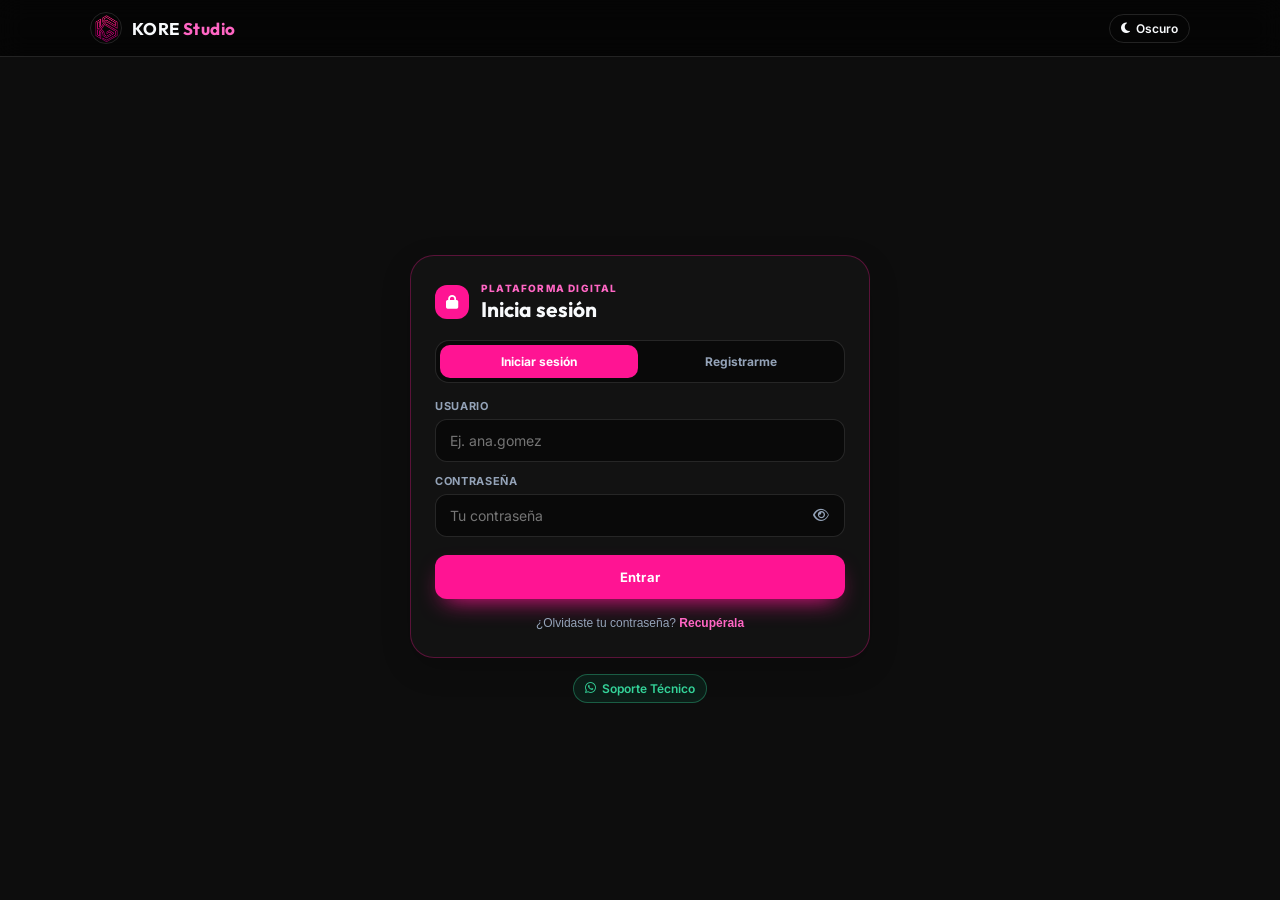
<file: login.html>
<!DOCTYPE html>
<html lang="es">
<head>
    <meta charset="UTF-8">
    <meta name="viewport" content="width=device-width, initial-scale=1.0">
    <title>Acceso | KORE Studio</title>
    <link rel="icon" type="image/png" href="isotipo.png">
    <link rel="stylesheet" href="https://cdnjs.cloudflare.com/ajax/libs/font-awesome/6.5.1/css/all.min.css">
    <link href="https://fonts.googleapis.com/css2?family=Inter:wght@300;400;500;600;700&family=Outfit:wght@600;700;800&display=swap" rel="stylesheet">
    <style>
        :root {
            --bg-main: #0d0d0d;
            --bg-card: #121212;
            --bg-input: rgba(0, 0, 0, 0.5);
            --border-color: rgba(255, 20, 147, 0.3);
            --text-main: #f8fafc;
            --text-muted: #94a3b8;
            --accent: #ff1493;
            --accent-light: #ff66c4;
            --line: rgba(255, 255, 255, 0.12);
            --header-bg: rgba(0, 0, 0, 0.6);
        }
        body.light-mode {
            --bg-main: #f1f5f9;
            --bg-card: #ffffff;
            --bg-input: #f8fafc;
            --border-color: rgba(0, 0, 0, 0.12);
            --text-main: #0f172a;
            --text-muted: #64748b;
            --line: rgba(0, 0, 0, 0.12);
            --header-bg: rgba(255, 255, 255, 0.9);
        }
        * { box-sizing: border-box; }
        body {
            margin: 0; min-height: 100vh; display: flex; flex-direction: column;
            font-family: 'Inter', 'Segoe UI', Tahoma, sans-serif;
            background: var(--bg-main); color: var(--text-main);
            transition: background-color .4s ease, color .4s ease;
        }
        header.top {
            position: sticky; top: 0; z-index: 10; background: var(--header-bg);
            backdrop-filter: blur(12px); border-bottom: 1px solid var(--line); padding: 12px 16px;
        }
        .top-in { max-width: 1100px; margin: 0 auto; display: flex; align-items: center; justify-content: space-between; gap: 10px; }
        .brand { display: flex; align-items: center; gap: 10px; font-family: 'Outfit', sans-serif; font-weight: 700; font-size: 17px; letter-spacing: .4px; }
        .brand img { width: 32px; height: 32px; border-radius: 50%; object-fit: cover; border: 1px solid var(--line); }
        .brand .acc { color: var(--accent-light); }
        .tag { font-size: 10px; font-weight: 800; padding: 2px 8px; border-radius: 999px; border: 1px solid var(--border-color); color: var(--accent-light); }
        .pills { display: flex; gap: 8px; align-items: center; }
        .pill {
            display: inline-flex; align-items: center; gap: 6px; padding: 6px 11px; border-radius: 999px;
            border: 1px solid var(--line); background: transparent; color: var(--text-main);
            font: 600 12px 'Inter', sans-serif; cursor: pointer; text-decoration: none; transition: opacity .2s;
        }
        .pill:hover { opacity: .8; }
        .pill.wa { color: #34d399; border-color: rgba(52, 211, 153, .35); background: rgba(16, 185, 129, .1); }
        main.center { flex: 1; display: flex; align-items: center; justify-content: center; padding: 24px 16px; }
        .wrap { width: 100%; max-width: 460px; display: flex; flex-direction: column; gap: 16px; }
        .card {
            background: var(--bg-card); border: 1px solid var(--border-color); border-radius: 24px;
            padding: 26px 24px; box-shadow: 0 10px 30px rgba(0, 0, 0, .18);
        }
        .step-head { display: flex; align-items: center; gap: 12px; margin-bottom: 18px; }
        .badge {
            width: 34px; height: 34px; border-radius: 12px; background: var(--accent); color: #fff;
            display: flex; align-items: center; justify-content: center; font-size: 14px; flex-shrink: 0;
        }
        .eyebrow { font-size: 10px; font-weight: 800; letter-spacing: .12em; color: var(--accent-light); text-transform: uppercase; }
        h2 { margin: 2px 0 0; font-family: 'Outfit', sans-serif; font-size: 21px; font-weight: 700; }
        .lead { color: var(--text-muted); font-size: 12px; line-height: 1.6; margin: 0 0 14px; }
        .segment { display: flex; gap: 4px; padding: 4px; border: 1px solid var(--line); border-radius: 14px; background: var(--bg-input); margin-bottom: 16px; }
        .seg { flex: 1; text-align: center; padding: 9px 6px; border-radius: 10px; font-size: 12px; font-weight: 700; color: var(--text-muted); text-decoration: none; transition: all .2s; }
        .seg.active { background: var(--accent); color: #fff; }
        label { display: block; margin: 12px 0 6px; font-size: 11px; font-weight: 700; letter-spacing: .06em; color: var(--text-muted); text-transform: uppercase; }
        input[type=text], input[type=password], input[type=search] {
            width: 100%; padding: 12px 14px; background: var(--bg-input); border: 1px solid var(--line);
            border-radius: 12px; color: var(--text-main); font: 400 14px 'Inter', sans-serif; transition: all .25s;
        }
        input:focus { outline: none; border-color: var(--accent); box-shadow: 0 0 0 3px color-mix(in srgb, var(--accent) 25%, transparent); }
        .pw { position: relative; }
        .pw input { padding-right: 44px; }
        .eye { position: absolute; right: 4px; top: 0; bottom: 0; width: 40px; background: none; border: 0; color: var(--text-muted); cursor: pointer; font-size: 14px; }
        .hint { margin: 6px 0 0; font-size: 11px; color: var(--text-muted); line-height: 1.5; }
        .btn {
            width: 100%; margin-top: 18px; padding: 14px; border: 0; border-radius: 12px; background: var(--accent); color: #fff;
            font: 700 13px 'Inter', sans-serif; letter-spacing: .3px; cursor: pointer; display: flex; align-items: center; justify-content: center; gap: 8px;
            box-shadow: 0 10px 24px -10px var(--accent); transition: filter .2s, transform .1s;
        }
        .btn:hover { filter: brightness(1.15); }
        .btn:active { transform: translateY(1px); }
        .btn:disabled { opacity: .6; cursor: not-allowed; }
        .btn.ghost { background: transparent; color: var(--text-main); border: 1px solid var(--line); box-shadow: none; }
        .btn.danger { background: #ef4444; box-shadow: 0 10px 24px -10px #ef4444; }
        .box { display: none; margin-top: 14px; padding: 12px; border-radius: 12px; font-size: 12px; line-height: 1.5; gap: 8px; align-items: flex-start; }
        .box.show { display: flex; }
        .box.err { border: 1px solid rgba(239, 68, 68, .45); background: rgba(239, 68, 68, .1); color: #ef4444; }
        .box.ok { border: 1px solid rgba(16, 185, 129, .45); background: rgba(16, 185, 129, .1); color: #10b981; }
        .foot { display: block; margin-top: 16px; text-align: center; font-size: 12px; color: var(--text-muted); cursor: pointer; background: none; border: 0; width: 100%; text-decoration: none; }
        .foot b { color: var(--accent-light); }
        .note { text-align: center; font-size: 11px; color: var(--text-muted); line-height: 1.6; margin: 0; }
        .center-txt { text-align: center; }
        [hidden] { display: none !important; }
        .spin { width: 16px; height: 16px; border: 2px solid rgba(255,255,255,.4); border-top-color: #fff; border-radius: 50%; animation: sp .7s linear infinite; }
        @keyframes sp { to { transform: rotate(360deg); } }
    </style>
</head>
<body>

    <header class="top">
        <div class="top-in">
            <div class="brand">
                <img src="isotipo.png" alt="KORE">
                <span>KORE <span class="acc">Studio</span></span>
            </div>
            <div class="pills">
                <button class="pill" onclick="KORE.toggleMode()" type="button">
                    <i id="mode-icon" class="fa-solid fa-moon"></i><span id="mode-text">Oscuro</span>
                </button>
            </div>
        </div>
    </header>

    <main class="center">
        <div class="wrap">
            <section class="card">
                <div class="step-head">
                    <span class="badge"><i id="head-icon" class="fa-solid fa-lock"></i></span>
                    <div>
                        <div class="eyebrow">Plataforma Digital</div>
                        <h2 id="title">Inicia sesión</h2>
                    </div>
                </div>

                <nav class="segment" id="segment">
                    <a class="seg active" href="login.html">Iniciar sesión</a>
                    <a class="seg" href="registro.html">Registrarme</a>
                </nav>

                <!-- ============ VISTA: INICIAR SESIÓN ============ -->
                <form id="formLogin" novalidate>
                    <label for="usuario">Usuario</label>
                    <input type="text" id="usuario" placeholder="Ej. ana.gomez" autocomplete="username" autocapitalize="none" autocorrect="off" spellcheck="false">

                    <label for="password">Contraseña</label>
                    <div class="pw">
                        <input type="password" id="password" placeholder="Tu contraseña" autocomplete="current-password">
                        <button type="button" class="eye" data-eye="password" aria-label="Mostrar contraseña"><i class="fa-regular fa-eye"></i></button>
                    </div>

                    <div class="box err" id="errLogin"></div>
                    <button type="submit" class="btn" id="btnLogin">Entrar</button>
                    <button type="button" class="foot" id="goRecover">¿Olvidaste tu contraseña? <b>Recupérala</b></button>
                </form>

                <!-- ============ VISTA: RECUPERAR CONTRASEÑA ============ -->
                <form id="formRecover" novalidate hidden>
                    <p class="lead">Para cambiar tu contraseña escribe tus datos de registro exactamente como los diste al crear tu cuenta.</p>

                    <label for="rNombre">Nombre completo</label>
                    <input type="text" id="rNombre" placeholder="Como te registraste" autocomplete="name">

                    <label for="rUsuario">Usuario</label>
                    <input type="text" id="rUsuario" placeholder="Tu usuario" autocapitalize="none" autocorrect="off" spellcheck="false">

                    <label for="rPalabra">Palabra secreta de recuperación</label>
                    <input type="text" id="rPalabra" placeholder="La que elegiste al registrarte" autocomplete="off">

                    <label for="rPass">Nueva contraseña</label>
                    <div class="pw">
                        <input type="password" id="rPass" placeholder="Mínimo 6 caracteres" autocomplete="new-password">
                        <button type="button" class="eye" data-eye="rPass" aria-label="Mostrar contraseña"><i class="fa-regular fa-eye"></i></button>
                    </div>

                    <label for="rPass2">Confirmar nueva contraseña</label>
                    <div class="pw">
                        <input type="password" id="rPass2" placeholder="Repite la nueva contraseña" autocomplete="new-password">
                        <button type="button" class="eye" data-eye="rPass2" aria-label="Mostrar contraseña"><i class="fa-regular fa-eye"></i></button>
                    </div>

                    <div class="box err" id="errRecover"></div>
                    <div class="box ok" id="okRecover"></div>
                    <button type="submit" class="btn" id="btnRecover">Cambiar contraseña</button>
                    <button type="button" class="foot" id="goLogin">Volver a <b>iniciar sesión</b></button>
                </form>
            </section>

            <div class="center-txt">
                <a class="pill wa" target="_blank" rel="noopener" href="https://wa.me/523317609455?text=Hola,%20necesito%20ayuda%20del%20soporte%20t%C3%A9cnico%20respecto%20a%20KORE%20Studio">
                    <i class="fa-brands fa-whatsapp"></i><span>Soporte Técnico</span>
                </a>
            </div>
        </div>
    </main>

    <script src="kore-core.js"></script>
    <script>
        KORE.applyTheme();
        const acc = KORE.account('client');
        const $ = (id) => document.getElementById(id);

        // Si ya hay sesión, pasa directo a la agenda (ahí se valida si tiene acceso autorizado)
        if (acc.getSession()) location.replace(KORE.CONFIG.pages.agenda);

        // ojo para mostrar/ocultar contraseñas
        document.querySelectorAll('[data-eye]').forEach((b) => b.addEventListener('click', () => {
            const input = $(b.dataset.eye);
            const show = input.type === 'password';
            input.type = show ? 'text' : 'password';
            b.innerHTML = '<i class="fa-regular ' + (show ? 'fa-eye-slash' : 'fa-eye') + '"></i>';
        }));

        const showBox = (el, text) => { el.innerHTML = '<i class="fa-solid ' + (el.classList.contains('ok') ? 'fa-circle-check' : 'fa-circle-exclamation') + '" style="margin-top:2px"></i><span></span>'; el.lastChild.textContent = text; el.classList.add('show'); };
        const hideBox = (el) => el.classList.remove('show');
        const setBusy = (btn, busy, label) => { btn.disabled = busy; btn.innerHTML = busy ? '<span class="spin"></span>' : label; };

        // cambiar entre "iniciar sesión" y "recuperar"
        function setView(v) {
            const rec = v === 'recover';
            $('formLogin').hidden = rec;
            $('formRecover').hidden = !rec;
            $('segment').hidden = rec;
            $('title').textContent = rec ? 'Recupera tu contraseña' : 'Inicia sesión';
            $('head-icon').className = rec ? 'fa-solid fa-key' : 'fa-solid fa-lock';
            [$('errLogin'), $('errRecover'), $('okRecover')].forEach(hideBox);
        }
        $('goRecover').addEventListener('click', () => { $('rUsuario').value = $('usuario').value; setView('recover'); });
        $('goLogin').addEventListener('click', () => setView('login'));

        // ---------------- INICIAR SESIÓN ----------------
        $('formLogin').addEventListener('submit', async (e) => {
            e.preventDefault();
            if ($('btnLogin').disabled) return;
            hideBox($('errLogin'));
            if (!KORE.isConfigured()) return showBox($('errLogin'), 'Falta configurar la base de datos: pega tu apiKey y projectId en kore-core.js.');
            const u = KORE.cleanUsername($('usuario').value);
            const p = $('password').value;
            if (!KORE.validUsername(u) || !p) return showBox($('errLogin'), 'Usuario o contraseña incorrectos.');
            setBusy($('btnLogin'), true);
            try {
                const sess = await acc.signIn(u, p);
                try { acc.cacheProfile(await acc.ensureProfile(sess, sess.username)); } catch (err) { /* la agenda lo reintenta */ }
                location.href = KORE.CONFIG.pages.agenda;
            } catch (err) {
                showBox($('errLogin'), KORE.friendlyError(err));
                setBusy($('btnLogin'), false, 'Entrar');
            }
        });

        // ---------------- RECUPERAR CONTRASEÑA ----------------
        $('formRecover').addEventListener('submit', async (e) => {
            e.preventDefault();
            if ($('btnRecover').disabled) return;
            hideBox($('errRecover')); hideBox($('okRecover'));
            const nombre = $('rNombre').value.trim();
            const usuario = KORE.cleanUsername($('rUsuario').value);
            const palabra = $('rPalabra').value.trim();
            const nueva = $('rPass').value;
            if (nombre.length < 2 || !KORE.validUsername(usuario) || !palabra) return showBox($('errRecover'), 'Completa tu nombre, usuario y palabra secreta de recuperación.');
            if (nueva.length < 6) return showBox($('errRecover'), 'La nueva contraseña debe tener al menos 6 caracteres.');
            if (nueva !== $('rPass2').value) return showBox($('errRecover'), 'Las contraseñas no coinciden.');
            setBusy($('btnRecover'), true);
            try {
                await KORE.recoverPassword({ nombre, usuario, palabra, nuevaPassword: nueva });
                showBox($('okRecover'), 'Listo, cambiaste tu contraseña. Ya puedes iniciar sesión con la nueva.');
                $('usuario').value = usuario;
                $('password').value = '';
                setTimeout(() => setView('login'), 2200);
            } catch (err) {
                showBox($('errRecover'), KORE.friendlyError(err));
            }
            setBusy($('btnRecover'), false, 'Cambiar contraseña');
        });
    </script>
</body>
</html>
</file>
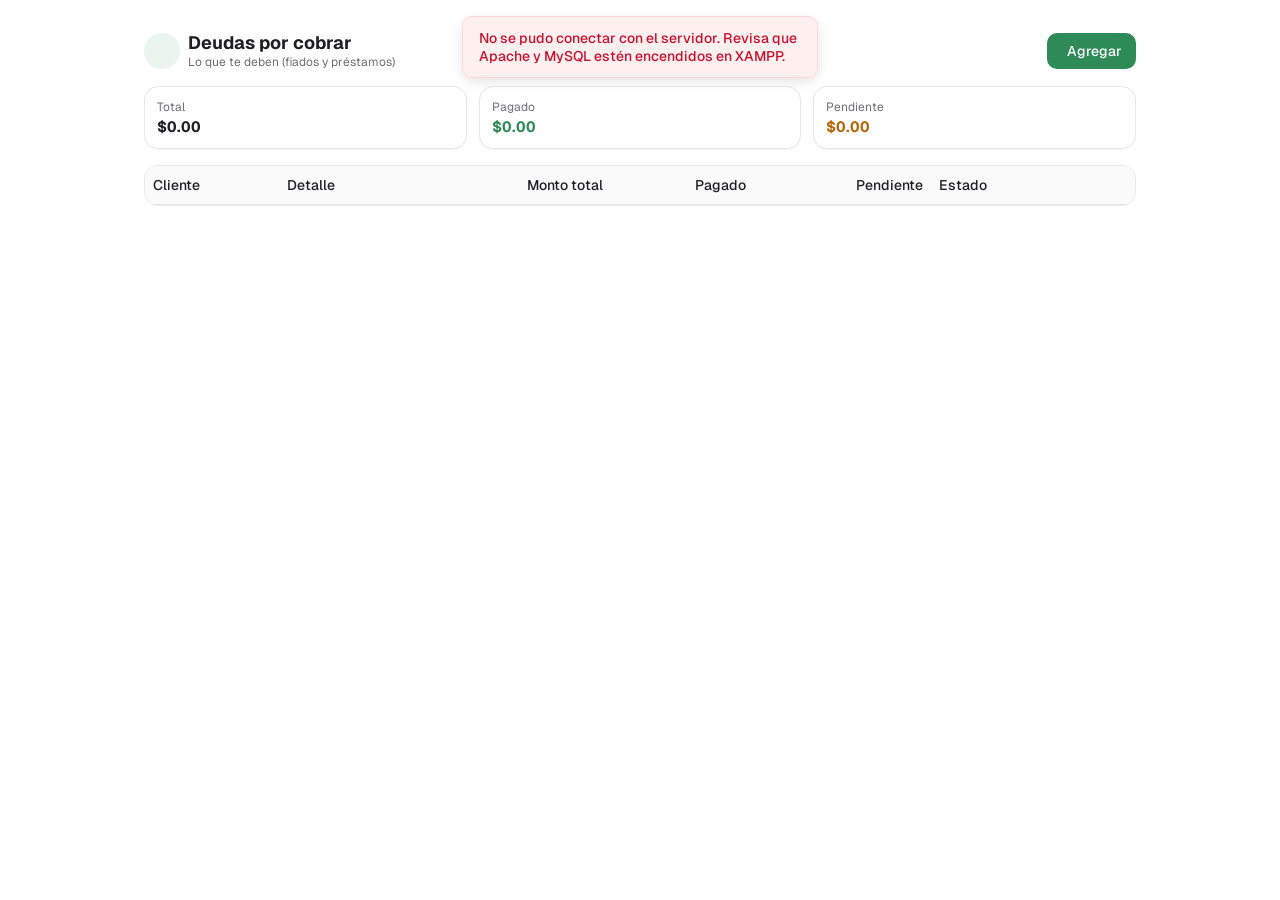
<file: por_cobrar.html>
<!DOCTYPE html>
<html lang="es">
<head>
    <meta charset="UTF-8">
    <meta name="viewport" content="width=device-width, initial-scale=1">
    <meta name="theme-color" content="#1C1C1E">
    <title>Por cobrar</title>
    <link rel="icon" href="imagenes/logo.png">
    <!-- ?v=2: si cambias estilos.css o los archivos .js, sube el número para que el navegador baje la versión nueva -->
    <link rel="stylesheet" href="estilos.css?v=2">
</head>
<body>
    <!-- DEUDAS > POR COBRAR: lo que me deben. -->
    <!-- Aquí salen los registros que quedaron fiados (se crean solos al registrar) y las deudas que agrego a mano. -->
    <!-- En cuanto una deuda se termina de pagar, sale de esta lista. -->
    <div id="encabezado"></div>

    <main class="contenedor">
        <div id="pestanas-deudas"></div>

        <div class="titulo-seccion">
            <div class="titulo-con-icono">
                <span class="circulo grande verde"><span data-icono="cobrar"></span></span>
                <div>
                    <h2>Deudas por cobrar</h2>
                    <p class="gris chico">Lo que te deben (fiados y préstamos)</p>
                </div>
            </div>
            <button type="button" class="boton boton-verde" onclick="nuevaDeuda()">
                <span data-icono="mas"></span> Agregar
            </button>
        </div>

        <!-- RESUMEN -->
        <div class="resumen tres">
            <div class="tarjeta chica">
                <p class="gris chico">Total</p>
                <p class="numero" id="suma-total">$0.00</p>
            </div>
            <div class="tarjeta chica">
                <p class="gris chico">Pagado</p>
                <p class="numero texto-verde" id="suma-abonado">$0.00</p>
            </div>
            <div class="tarjeta chica">
                <p class="gris chico">Pendiente</p>
                <p class="numero texto-amarillo" id="suma-pendiente">$0.00</p>
            </div>
        </div>

        <!-- VISTA CELULAR: una tarjeta por deuda -->
        <div class="solo-celular" id="tarjetas-deudas"></div>

        <!-- VISTA COMPUTADORA: tabla -->
        <div class="solo-computadora tabla-caja">
            <table>
                <thead>
                    <tr>
                        <th>Cliente</th>
                        <th>Detalle</th>
                        <th class="derecha">Monto total</th>
                        <th class="derecha">Pagado</th>
                        <th class="derecha">Pendiente</th>
                        <th>Estado</th>
                        <th></th>
                        <th></th>
                    </tr>
                </thead>
                <tbody id="tabla-deudas"></tbody>
                <tfoot id="totales-tabla" hidden>
                    <tr>
                        <td colspan="2" class="derecha">TOTALES:</td>
                        <td class="derecha" id="tabla-total"></td>
                        <td class="derecha texto-verde" id="tabla-abonado"></td>
                        <td class="derecha texto-amarillo" id="tabla-pendiente"></td>
                        <td colspan="3"></td>
                    </tr>
                </tfoot>
            </table>
        </div>

        <div id="pie"></div>
    </main>

    <!-- CUADRO PARA AGREGAR O EDITAR UNA DEUDA -->
    <dialog id="dialogo-deuda">
        <form class="dialogo-contenido" id="formulario-deuda" onsubmit="guardarDeuda(event)">
            <h3 id="deuda-titulo">Nueva deuda por cobrar</h3>
            <p class="descripcion" id="deuda-descripcion">Registra dinero que te deben (que no venga de un registro fiado).</p>

            <input type="hidden" name="id" id="deuda-id" value="0">

            <label for="fecha">Fecha</label>
            <input type="date" id="fecha" name="fecha" required>

            <label for="nombre">Quién debe</label>
            <input type="text" id="nombre" name="nombre" placeholder="Nombre" maxlength="150" required autocomplete="off">

            <label for="comentario">Comentario</label>
            <input type="text" id="comentario" name="comentario" placeholder="Descripción" maxlength="255" autocomplete="off">

            <label for="total">Monto total</label>
            <input type="number" id="total" name="total" step="0.01" min="0.01" placeholder="0.00" inputmode="decimal" required>

            <p class="texto-error" id="error-deuda" hidden></p>

            <div class="dialogo-botones">
                <button type="submit" class="boton boton-verde boton-ancho" id="deuda-boton">Guardar deuda</button>
            </div>

            <button type="button" class="cerrar" onclick="cerrarDialogo('dialogo-deuda')">&times;</button>
        </form>
    </dialog>

    <!-- CUADRO PARA ABONAR -->
    <dialog id="dialogo-abono">
        <form class="dialogo-contenido" id="formulario-abono" onsubmit="guardarAbono(event)">
            <h3>Abonar deuda por cobrar</h3>
            <p class="descripcion" id="abono-descripcion"></p>

            <input type="hidden" name="id" id="abono-id">

            <label for="monto">¿Cuánto desea abonar?</label>
            <input type="number" id="monto" name="monto" step="0.01" min="0.01" placeholder="0.00" inputmode="decimal" required autofocus>

            <p class="texto-error" id="error-abono" hidden></p>

            <div class="dialogo-botones">
                <button type="button" class="boton boton-borde" onclick="cerrarDialogo('dialogo-abono')">Cancelar</button>
                <button type="submit" class="boton">Confirmar abono</button>
            </div>

            <button type="button" class="cerrar" onclick="cerrarDialogo('dialogo-abono')">&times;</button>
        </form>
    </dialog>

    <script src="api/configuracion.php"></script>
    <script src="funciones.js?v=2"></script>
    <script src="componentes.js?v=2"></script>
    <script>
        // Las deudas que llegan de la base de datos
        let deudas = [];

        // PIDE LAS DEUDAS PENDIENTES Y LAS MUESTRA
        async function cargarDeudas() {
            let datos = await pedir("api/deudas_cobrar.php");
            if (!datos.ok) {
                mostrarAviso(datos.error, true);
                return;
            }

            deudas = datos.deudas;

            document.getElementById("suma-total").textContent = dinero(datos.suma_total);
            document.getElementById("suma-abonado").textContent = dinero(datos.suma_abonado);
            document.getElementById("suma-pendiente").textContent = dinero(datos.suma_pendiente);
            document.getElementById("tabla-total").textContent = dinero(datos.suma_total);
            document.getElementById("tabla-abonado").textContent = dinero(datos.suma_abonado);
            document.getElementById("tabla-pendiente").textContent = dinero(datos.suma_pendiente);
            document.getElementById("totales-tabla").hidden = (deudas.length == 0);

            let tarjetas = document.getElementById("tarjetas-deudas");
            let tabla = document.getElementById("tabla-deudas");
            tarjetas.innerHTML = "";
            tabla.innerHTML = "";

            if (deudas.length == 0) {
                tarjetas.appendChild(crear("div", "tarjeta vacio", "No hay deudas por cobrar registradas."));
                let fila = crear("tr");
                let celda = crear("td", "vacio", "No hay deudas por cobrar registradas.");
                celda.colSpan = 8;
                fila.appendChild(celda);
                tabla.appendChild(fila);
            }

            for (let i = 0; i < deudas.length; i++) {
                tarjetas.appendChild(tarjetaDeuda(deudas[i]));
                tabla.appendChild(filaDeuda(deudas[i]));
            }
        }

        // Botones de editar y borrar (solo para las deudas agregadas a mano, no las de un fiado)
        function botonesDeuda(deuda) {
            let botones = crear("div", "celda-flex");
            if (deuda.atencion_id != null) {
                return botones;
            }

            let editar = crear("button", "boton-icono");
            editar.type = "button";
            editar.title = "Editar deuda";
            editar.innerHTML = icono("lapiz");
            editar.addEventListener("click", function () {
                editarDeuda(deuda.id);
            });

            let borrar = crear("button", "boton-icono rojo");
            borrar.type = "button";
            borrar.title = "Eliminar deuda";
            borrar.innerHTML = icono("basura");
            borrar.addEventListener("click", function () {
                borrarDeuda(deuda);
            });

            botones.appendChild(editar);
            botones.appendChild(borrar);
            return botones;
        }

        function botonAbonar(deuda) {
            let boton = crear("button", "boton boton-borde");
            boton.type = "button";
            boton.innerHTML = icono("monedas") + " Abonar";
            boton.addEventListener("click", function () {
                abrirAbono(deuda.id);
            });
            return boton;
        }

        // Un dato chiquito con su nombre arriba (Total, Pagado, Pendiente)
        function dato(nombre, valor, clase) {
            let caja = crear("div");
            caja.appendChild(crear("p", "nombre-dato gris", nombre));
            caja.appendChild(crear("p", "negrita " + clase, valor));
            return caja;
        }

        // TARJETA PARA CELULAR
        function tarjetaDeuda(deuda) {
            let tarjeta = crear("div", "tarjeta ficha");

            let arriba = crear("div", "renglon");
            let textos = crear("div");
            textos.appendChild(crear("p", "negrita cortar", deuda.nombre));
            textos.appendChild(crear("p", "gris chico cortar", deuda.comentario));
            let derecha = botonesDeuda(deuda);
            derecha.insertBefore(crear("span", "etiqueta pendiente", "Pendiente"), derecha.firstChild);
            arriba.appendChild(textos);
            arriba.appendChild(derecha);

            let datos = crear("div", "tres-campos");
            datos.appendChild(dato("Total", dinero(deuda.total), ""));
            datos.appendChild(dato("Pagado", dinero(deuda.abonado), "texto-verde"));
            datos.appendChild(dato("Pendiente", dinero(deuda.total - deuda.abonado), "texto-amarillo"));

            let abonar = botonAbonar(deuda);
            abonar.className = "boton boton-borde boton-ancho";

            tarjeta.appendChild(arriba);
            tarjeta.appendChild(datos);
            tarjeta.appendChild(abonar);
            return tarjeta;
        }

        // RENGLÓN DE LA TABLA PARA COMPUTADORA
        function filaDeuda(deuda) {
            let fila = crear("tr");

            let comentario = deuda.comentario;
            if (comentario == "") {
                comentario = "—";
            }

            fila.appendChild(crear("td", "negrita cortar", deuda.nombre));
            fila.appendChild(crear("td", "gris cortar", comentario));
            fila.appendChild(crear("td", "derecha", dinero(deuda.total)));
            fila.appendChild(crear("td", "derecha texto-verde", dinero(deuda.abonado)));
            fila.appendChild(crear("td", "derecha texto-amarillo", dinero(deuda.total - deuda.abonado)));

            let estado = crear("td");
            estado.appendChild(crear("span", "etiqueta pendiente", "Pendiente"));
            fila.appendChild(estado);

            let abonar = crear("td");
            abonar.appendChild(botonAbonar(deuda));
            fila.appendChild(abonar);

            let botones = crear("td");
            botones.appendChild(botonesDeuda(deuda));
            fila.appendChild(botones);
            return fila;
        }

        function nuevaDeuda() {
            document.getElementById("deuda-id").value = 0;
            document.getElementById("fecha").value = hoy();
            document.getElementById("nombre").value = "";
            document.getElementById("comentario").value = "";
            document.getElementById("total").value = "";

            document.getElementById("deuda-titulo").textContent = "Nueva deuda por cobrar";
            document.getElementById("deuda-descripcion").textContent = "Registra dinero que te deben (que no venga de un registro fiado).";
            document.getElementById("deuda-boton").textContent = "Guardar deuda";
            mostrarError("error-deuda", "");
            abrirDialogo("dialogo-deuda");
        }

        function editarDeuda(id) {
            let deuda = buscarPorId(deudas, id);

            document.getElementById("deuda-id").value = deuda.id;
            document.getElementById("fecha").value = deuda.fecha;
            document.getElementById("nombre").value = deuda.nombre;
            document.getElementById("comentario").value = deuda.comentario;
            document.getElementById("total").value = deuda.total;

            document.getElementById("deuda-titulo").textContent = "Editar deuda por cobrar";
            document.getElementById("deuda-descripcion").textContent = "Cambia los datos de la deuda.";
            document.getElementById("deuda-boton").textContent = "Guardar cambios";
            mostrarError("error-deuda", "");
            abrirDialogo("dialogo-deuda");
        }

        function abrirAbono(id) {
            let deuda = buscarPorId(deudas, id);
            let pendiente = deuda.total - deuda.abonado;

            document.getElementById("abono-id").value = deuda.id;
            document.getElementById("abono-descripcion").textContent = deuda.nombre + " · Pendiente: " + dinero(pendiente);
            document.getElementById("monto").value = "";
            document.getElementById("monto").max = pendiente.toFixed(2);
            mostrarError("error-abono", "");
            abrirDialogo("dialogo-abono");
        }

        // GUARDAR, ABONAR Y BORRAR: mandan los datos a api/deudas_cobrar.php
        async function guardarDeuda(evento) {
            evento.preventDefault();
            let datos = new FormData(document.getElementById("formulario-deuda"));
            datos.append("accion", "guardar");

            let respuesta = await pedir("api/deudas_cobrar.php", datos);
            if (!respuesta.ok) {
                mostrarError("error-deuda", respuesta.error);
                return;
            }
            cerrarDialogo("dialogo-deuda");
            mostrarAviso(respuesta.mensaje);
            cargarDeudas();
        }

        async function guardarAbono(evento) {
            evento.preventDefault();
            let datos = new FormData(document.getElementById("formulario-abono"));
            datos.append("accion", "abonar");

            let respuesta = await pedir("api/deudas_cobrar.php", datos);
            if (!respuesta.ok) {
                mostrarError("error-abono", respuesta.error);
                return;
            }
            cerrarDialogo("dialogo-abono");
            mostrarAviso(respuesta.mensaje);
            cargarDeudas();
        }

        async function borrarDeuda(deuda) {
            if (!confirmarBorrado("esta deuda", deuda.nombre)) {
                return;
            }
            let datos = new FormData();
            datos.append("accion", "borrar");
            datos.append("id", deuda.id);

            avisoDeRespuesta(await pedir("api/deudas_cobrar.php", datos));
            cargarDeudas();
        }

        cargarDeudas();
    </script>
</body>
</html>
</file>
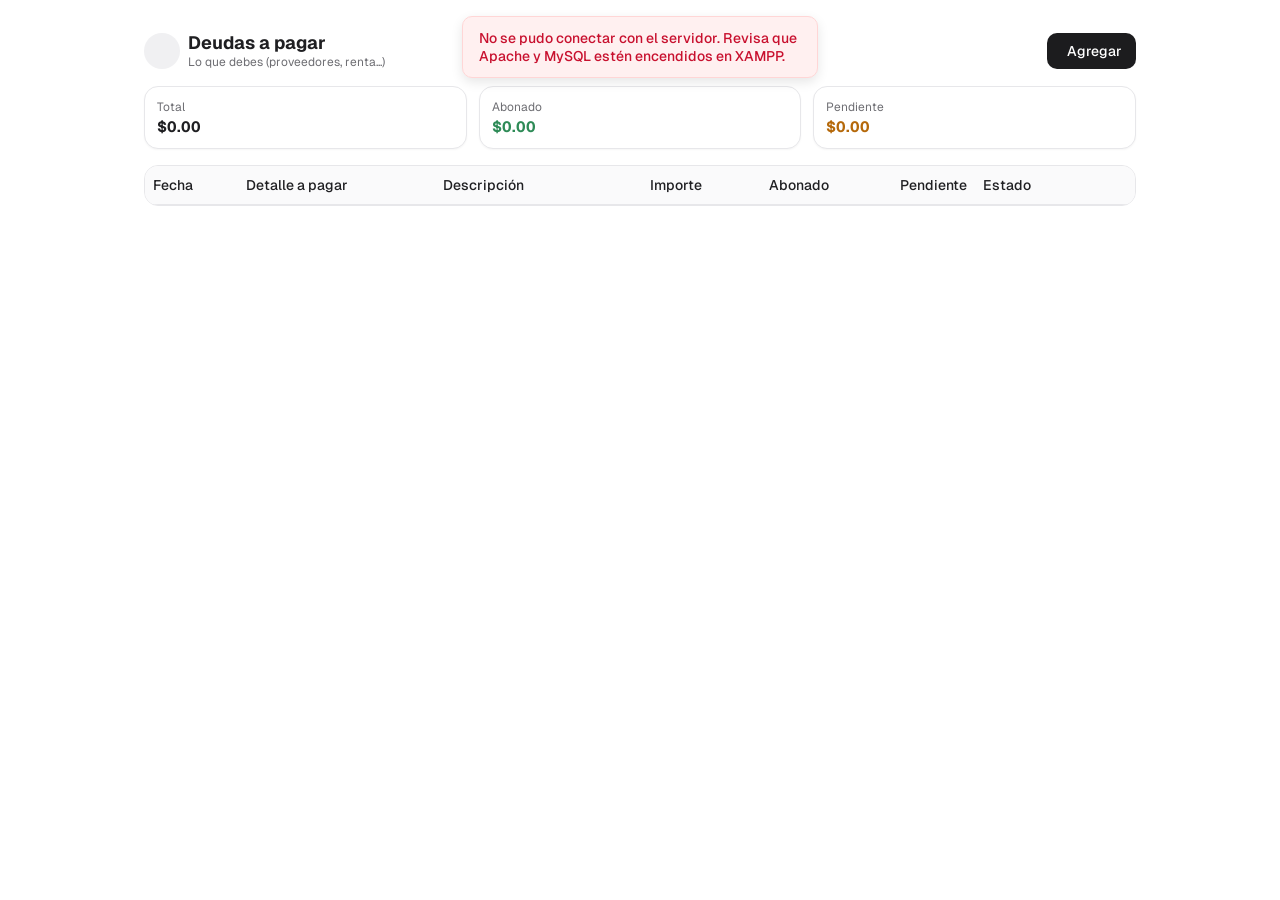
<file: por_pagar.html>
<!DOCTYPE html>
<html lang="es">
<head>
    <meta charset="UTF-8">
    <meta name="viewport" content="width=device-width, initial-scale=1">
    <meta name="theme-color" content="#1C1C1E">
    <title>Por pagar</title>
    <link rel="icon" href="imagenes/logo.png">
    <!-- ?v=2: si cambias estilos.css o los archivos .js, sube el número para que el navegador baje la versión nueva -->
    <link rel="stylesheet" href="estilos.css?v=2">
</head>
<body>
    <!-- DEUDAS > POR PAGAR: lo que yo debo (proveedores, renta, préstamos...). -->
    <!-- En cuanto una deuda se termina de pagar, sale de esta lista. -->
    <div id="encabezado"></div>

    <main class="contenedor">
        <div id="pestanas-deudas"></div>

        <div class="titulo-seccion">
            <div class="titulo-con-icono">
                <span class="circulo grande"><span data-icono="pagar"></span></span>
                <div>
                    <h2>Deudas a pagar</h2>
                    <p class="gris chico">Lo que debes (proveedores, renta...)</p>
                </div>
            </div>
            <button type="button" class="boton" onclick="nuevaDeuda()">
                <span data-icono="mas"></span> Agregar
            </button>
        </div>

        <!-- RESUMEN -->
        <div class="resumen tres">
            <div class="tarjeta chica">
                <p class="gris chico">Total</p>
                <p class="numero" id="suma-total">$0.00</p>
            </div>
            <div class="tarjeta chica">
                <p class="gris chico">Abonado</p>
                <p class="numero texto-verde" id="suma-abonado">$0.00</p>
            </div>
            <div class="tarjeta chica">
                <p class="gris chico">Pendiente</p>
                <p class="numero texto-amarillo" id="suma-pendiente">$0.00</p>
            </div>
        </div>

        <!-- VISTA CELULAR: una tarjeta por deuda -->
        <div class="solo-celular" id="tarjetas-deudas"></div>

        <!-- VISTA COMPUTADORA: tabla -->
        <div class="solo-computadora tabla-caja">
            <table>
                <thead>
                    <tr>
                        <th>Fecha</th>
                        <th>Detalle a pagar</th>
                        <th>Descripción</th>
                        <th class="derecha">Importe</th>
                        <th class="derecha">Abonado</th>
                        <th class="derecha">Pendiente</th>
                        <th>Estado</th>
                        <th></th>
                        <th></th>
                    </tr>
                </thead>
                <tbody id="tabla-deudas"></tbody>
                <tfoot id="totales-tabla" hidden>
                    <tr>
                        <td colspan="3" class="derecha">TOTALES:</td>
                        <td class="derecha" id="tabla-total"></td>
                        <td class="derecha texto-verde" id="tabla-abonado"></td>
                        <td class="derecha texto-amarillo" id="tabla-pendiente"></td>
                        <td colspan="3"></td>
                    </tr>
                </tfoot>
            </table>
        </div>

        <div id="pie"></div>
    </main>

    <!-- CUADRO PARA AGREGAR O EDITAR UNA DEUDA -->
    <dialog id="dialogo-deuda">
        <form class="dialogo-contenido" id="formulario-deuda" onsubmit="guardarDeuda(event)">
            <h3 id="deuda-titulo">Nueva deuda a pagar</h3>
            <p class="descripcion" id="deuda-descripcion">Registra una deuda pendiente.</p>

            <input type="hidden" name="id" id="deuda-id" value="0">

            <label for="fecha">Fecha</label>
            <input type="date" id="fecha" name="fecha" required>

            <label for="nombre">A quién le debo</label>
            <input type="text" id="nombre" name="nombre" placeholder="Ej. Proveedor de productos" maxlength="150" required autocomplete="off">

            <label for="descripcion">Descripción</label>
            <input type="text" id="descripcion" name="descripcion" placeholder="Descripción" maxlength="255" autocomplete="off">

            <label for="total">Importe</label>
            <input type="number" id="total" name="total" step="0.01" min="0.01" placeholder="0.00" inputmode="decimal" required>

            <p class="texto-error" id="error-deuda" hidden></p>

            <div class="dialogo-botones">
                <button type="submit" class="boton boton-ancho" id="deuda-boton">Guardar deuda</button>
            </div>

            <button type="button" class="cerrar" onclick="cerrarDialogo('dialogo-deuda')">&times;</button>
        </form>
    </dialog>

    <!-- CUADRO PARA ABONAR -->
    <dialog id="dialogo-abono">
        <form class="dialogo-contenido" id="formulario-abono" onsubmit="guardarAbono(event)">
            <h3>Abonar deuda</h3>
            <p class="descripcion" id="abono-descripcion"></p>

            <input type="hidden" name="id" id="abono-id">

            <label for="monto">¿Cuánto desea abonar?</label>
            <input type="number" id="monto" name="monto" step="0.01" min="0.01" placeholder="0.00" inputmode="decimal" required autofocus>

            <p class="texto-error" id="error-abono" hidden></p>

            <div class="dialogo-botones">
                <button type="button" class="boton boton-borde" onclick="cerrarDialogo('dialogo-abono')">Cancelar</button>
                <button type="submit" class="boton">Confirmar abono</button>
            </div>

            <button type="button" class="cerrar" onclick="cerrarDialogo('dialogo-abono')">&times;</button>
        </form>
    </dialog>

    <script src="api/configuracion.php"></script>
    <script src="funciones.js?v=2"></script>
    <script src="componentes.js?v=2"></script>
    <script>
        // Las deudas que llegan de la base de datos
        let deudas = [];

        // PIDE LAS DEUDAS PENDIENTES Y LAS MUESTRA
        async function cargarDeudas() {
            let datos = await pedir("api/deudas_pagar.php");
            if (!datos.ok) {
                mostrarAviso(datos.error, true);
                return;
            }

            deudas = datos.deudas;

            document.getElementById("suma-total").textContent = dinero(datos.suma_total);
            document.getElementById("suma-abonado").textContent = dinero(datos.suma_abonado);
            document.getElementById("suma-pendiente").textContent = dinero(datos.suma_pendiente);
            document.getElementById("tabla-total").textContent = dinero(datos.suma_total);
            document.getElementById("tabla-abonado").textContent = dinero(datos.suma_abonado);
            document.getElementById("tabla-pendiente").textContent = dinero(datos.suma_pendiente);
            document.getElementById("totales-tabla").hidden = (deudas.length == 0);

            let tarjetas = document.getElementById("tarjetas-deudas");
            let tabla = document.getElementById("tabla-deudas");
            tarjetas.innerHTML = "";
            tabla.innerHTML = "";

            if (deudas.length == 0) {
                tarjetas.appendChild(crear("div", "tarjeta vacio", "No hay deudas registradas."));
                let fila = crear("tr");
                let celda = crear("td", "vacio", "No hay deudas registradas.");
                celda.colSpan = 9;
                fila.appendChild(celda);
                tabla.appendChild(fila);
            }

            for (let i = 0; i < deudas.length; i++) {
                tarjetas.appendChild(tarjetaDeuda(deudas[i]));
                tabla.appendChild(filaDeuda(deudas[i]));
            }
        }

        // Botones de editar y borrar
        function botonesDeuda(deuda) {
            let botones = crear("div", "celda-flex");

            let editar = crear("button", "boton-icono");
            editar.type = "button";
            editar.title = "Editar deuda";
            editar.innerHTML = icono("lapiz");
            editar.addEventListener("click", function () {
                editarDeuda(deuda.id);
            });

            let borrar = crear("button", "boton-icono rojo");
            borrar.type = "button";
            borrar.title = "Eliminar deuda";
            borrar.innerHTML = icono("basura");
            borrar.addEventListener("click", function () {
                borrarDeuda(deuda);
            });

            botones.appendChild(editar);
            botones.appendChild(borrar);
            return botones;
        }

        function botonAbonar(deuda) {
            let boton = crear("button", "boton boton-borde");
            boton.type = "button";
            boton.innerHTML = icono("monedas") + " Abonar";
            boton.addEventListener("click", function () {
                abrirAbono(deuda.id);
            });
            return boton;
        }

        // Un dato chiquito con su nombre arriba (Total, Abonado, Pendiente)
        function dato(nombre, valor, clase) {
            let caja = crear("div");
            caja.appendChild(crear("p", "nombre-dato gris", nombre));
            caja.appendChild(crear("p", "negrita " + clase, valor));
            return caja;
        }

        // TARJETA PARA CELULAR
        function tarjetaDeuda(deuda) {
            let tarjeta = crear("div", "tarjeta ficha");

            let arriba = crear("div", "renglon");
            let textos = crear("div");
            textos.appendChild(crear("p", "negrita cortar", deuda.nombre));
            textos.appendChild(crear("p", "gris chico cortar", deuda.descripcion));
            let derecha = botonesDeuda(deuda);
            derecha.insertBefore(crear("span", "etiqueta pendiente", "Pendiente"), derecha.firstChild);
            arriba.appendChild(textos);
            arriba.appendChild(derecha);

            let datos = crear("div", "tres-campos");
            datos.appendChild(dato("Total", dinero(deuda.total), ""));
            datos.appendChild(dato("Abonado", dinero(deuda.abonado), "texto-verde"));
            datos.appendChild(dato("Pendiente", dinero(deuda.total - deuda.abonado), "texto-amarillo"));

            let abonar = botonAbonar(deuda);
            abonar.className = "boton boton-borde boton-ancho";

            tarjeta.appendChild(arriba);
            tarjeta.appendChild(datos);
            tarjeta.appendChild(abonar);
            return tarjeta;
        }

        // RENGLÓN DE LA TABLA PARA COMPUTADORA
        function filaDeuda(deuda) {
            let fila = crear("tr");

            let descripcion = deuda.descripcion;
            if (descripcion == "") {
                descripcion = "—";
            }

            fila.appendChild(crear("td", "", fechaCorta(deuda.fecha)));
            fila.appendChild(crear("td", "negrita cortar", deuda.nombre));
            fila.appendChild(crear("td", "gris cortar", descripcion));
            fila.appendChild(crear("td", "derecha", dinero(deuda.total)));
            fila.appendChild(crear("td", "derecha texto-verde", dinero(deuda.abonado)));
            fila.appendChild(crear("td", "derecha texto-amarillo", dinero(deuda.total - deuda.abonado)));

            let estado = crear("td");
            estado.appendChild(crear("span", "etiqueta pendiente", "Pendiente"));
            fila.appendChild(estado);

            let abonar = crear("td");
            abonar.appendChild(botonAbonar(deuda));
            fila.appendChild(abonar);

            let botones = crear("td");
            botones.appendChild(botonesDeuda(deuda));
            fila.appendChild(botones);
            return fila;
        }

        function nuevaDeuda() {
            document.getElementById("deuda-id").value = 0;
            document.getElementById("fecha").value = hoy();
            document.getElementById("nombre").value = "";
            document.getElementById("descripcion").value = "";
            document.getElementById("total").value = "";

            document.getElementById("deuda-titulo").textContent = "Nueva deuda a pagar";
            document.getElementById("deuda-descripcion").textContent = "Registra una deuda pendiente.";
            document.getElementById("deuda-boton").textContent = "Guardar deuda";
            mostrarError("error-deuda", "");
            abrirDialogo("dialogo-deuda");
        }

        function editarDeuda(id) {
            let deuda = buscarPorId(deudas, id);

            document.getElementById("deuda-id").value = deuda.id;
            document.getElementById("fecha").value = deuda.fecha;
            document.getElementById("nombre").value = deuda.nombre;
            document.getElementById("descripcion").value = deuda.descripcion;
            document.getElementById("total").value = deuda.total;

            document.getElementById("deuda-titulo").textContent = "Editar deuda a pagar";
            document.getElementById("deuda-descripcion").textContent = "Cambia los datos de la deuda.";
            document.getElementById("deuda-boton").textContent = "Guardar cambios";
            mostrarError("error-deuda", "");
            abrirDialogo("dialogo-deuda");
        }

        function abrirAbono(id) {
            let deuda = buscarPorId(deudas, id);
            let pendiente = deuda.total - deuda.abonado;

            document.getElementById("abono-id").value = deuda.id;
            document.getElementById("abono-descripcion").textContent = deuda.nombre + " · Pendiente: " + dinero(pendiente);
            document.getElementById("monto").value = "";
            document.getElementById("monto").max = pendiente.toFixed(2);
            mostrarError("error-abono", "");
            abrirDialogo("dialogo-abono");
        }

        // GUARDAR, ABONAR Y BORRAR: mandan los datos a api/deudas_pagar.php
        async function guardarDeuda(evento) {
            evento.preventDefault();
            let datos = new FormData(document.getElementById("formulario-deuda"));
            datos.append("accion", "guardar");

            let respuesta = await pedir("api/deudas_pagar.php", datos);
            if (!respuesta.ok) {
                mostrarError("error-deuda", respuesta.error);
                return;
            }
            cerrarDialogo("dialogo-deuda");
            mostrarAviso(respuesta.mensaje);
            cargarDeudas();
        }

        async function guardarAbono(evento) {
            evento.preventDefault();
            let datos = new FormData(document.getElementById("formulario-abono"));
            datos.append("accion", "abonar");

            let respuesta = await pedir("api/deudas_pagar.php", datos);
            if (!respuesta.ok) {
                mostrarError("error-abono", respuesta.error);
                return;
            }
            cerrarDialogo("dialogo-abono");
            mostrarAviso(respuesta.mensaje);
            cargarDeudas();
        }

        async function borrarDeuda(deuda) {
            if (!confirmarBorrado("esta deuda", deuda.nombre)) {
                return;
            }
            let datos = new FormData();
            datos.append("accion", "borrar");
            datos.append("id", deuda.id);

            avisoDeRespuesta(await pedir("api/deudas_pagar.php", datos));
            cargarDeudas();
        }

        cargarDeudas();
    </script>
</body>
</html>
</file>
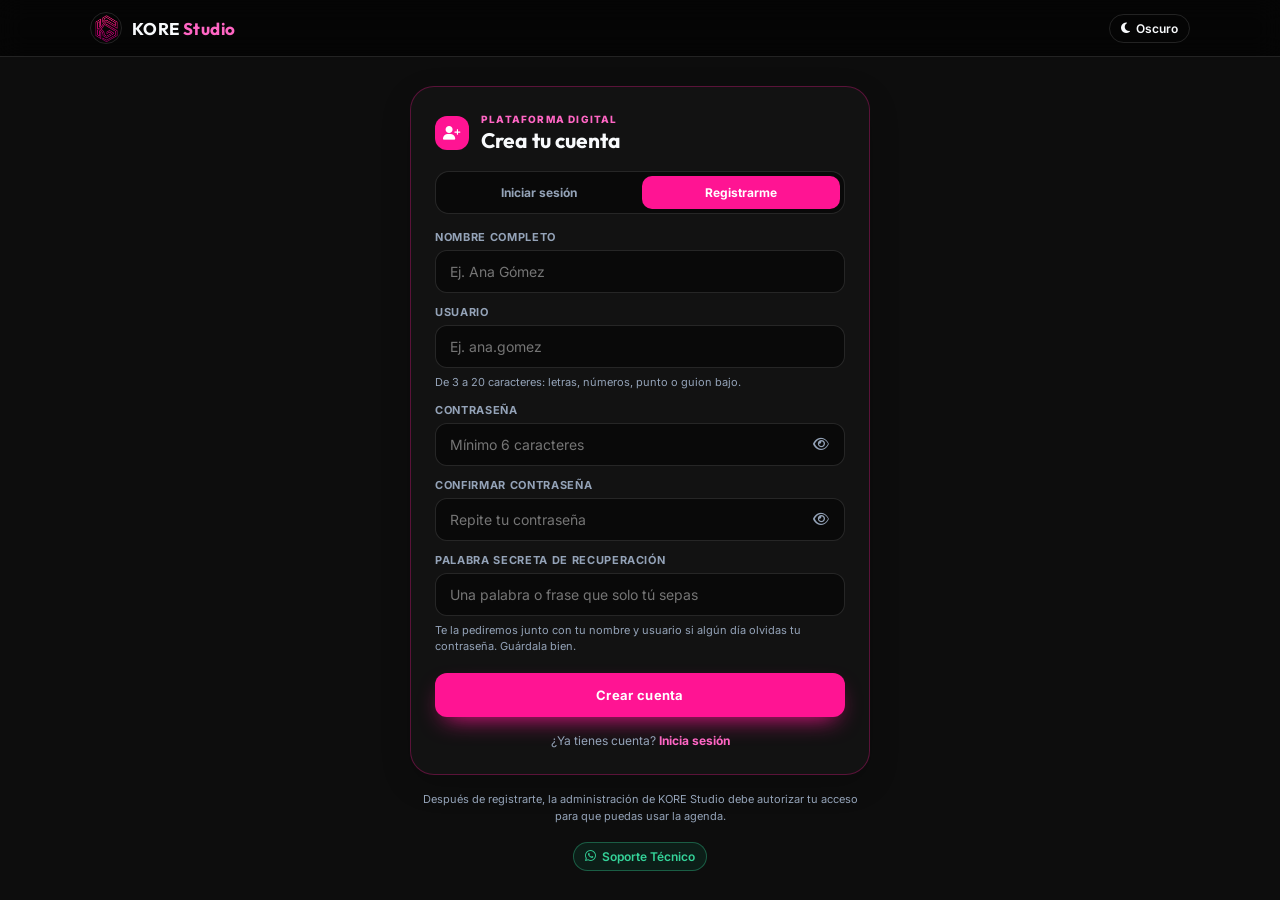
<file: registro.html>
<!DOCTYPE html>
<html lang="es">
<head>
    <meta charset="UTF-8">
    <meta name="viewport" content="width=device-width, initial-scale=1.0">
    <title>Registro | KORE Studio</title>
    <link rel="icon" type="image/png" href="isotipo.png">
    <link rel="stylesheet" href="https://cdnjs.cloudflare.com/ajax/libs/font-awesome/6.5.1/css/all.min.css">
    <link href="https://fonts.googleapis.com/css2?family=Inter:wght@300;400;500;600;700&family=Outfit:wght@600;700;800&display=swap" rel="stylesheet">
    <style>
        :root {
            --bg-main: #0d0d0d;
            --bg-card: #121212;
            --bg-input: rgba(0, 0, 0, 0.5);
            --border-color: rgba(255, 20, 147, 0.3);
            --text-main: #f8fafc;
            --text-muted: #94a3b8;
            --accent: #ff1493;
            --accent-light: #ff66c4;
            --line: rgba(255, 255, 255, 0.12);
            --header-bg: rgba(0, 0, 0, 0.6);
        }
        body.light-mode {
            --bg-main: #f1f5f9;
            --bg-card: #ffffff;
            --bg-input: #f8fafc;
            --border-color: rgba(0, 0, 0, 0.12);
            --text-main: #0f172a;
            --text-muted: #64748b;
            --line: rgba(0, 0, 0, 0.12);
            --header-bg: rgba(255, 255, 255, 0.9);
        }
        * { box-sizing: border-box; }
        body {
            margin: 0; min-height: 100vh; display: flex; flex-direction: column;
            font-family: 'Inter', 'Segoe UI', Tahoma, sans-serif;
            background: var(--bg-main); color: var(--text-main);
            transition: background-color .4s ease, color .4s ease;
        }
        header.top {
            position: sticky; top: 0; z-index: 10; background: var(--header-bg);
            backdrop-filter: blur(12px); border-bottom: 1px solid var(--line); padding: 12px 16px;
        }
        .top-in { max-width: 1100px; margin: 0 auto; display: flex; align-items: center; justify-content: space-between; gap: 10px; }
        .brand { display: flex; align-items: center; gap: 10px; font-family: 'Outfit', sans-serif; font-weight: 700; font-size: 17px; letter-spacing: .4px; }
        .brand img { width: 32px; height: 32px; border-radius: 50%; object-fit: cover; border: 1px solid var(--line); }
        .brand .acc { color: var(--accent-light); }
        .tag { font-size: 10px; font-weight: 800; padding: 2px 8px; border-radius: 999px; border: 1px solid var(--border-color); color: var(--accent-light); }
        .pills { display: flex; gap: 8px; align-items: center; }
        .pill {
            display: inline-flex; align-items: center; gap: 6px; padding: 6px 11px; border-radius: 999px;
            border: 1px solid var(--line); background: transparent; color: var(--text-main);
            font: 600 12px 'Inter', sans-serif; cursor: pointer; text-decoration: none; transition: opacity .2s;
        }
        .pill:hover { opacity: .8; }
        .pill.wa { color: #34d399; border-color: rgba(52, 211, 153, .35); background: rgba(16, 185, 129, .1); }
        main.center { flex: 1; display: flex; align-items: center; justify-content: center; padding: 24px 16px; }
        .wrap { width: 100%; max-width: 460px; display: flex; flex-direction: column; gap: 16px; }
        .card {
            background: var(--bg-card); border: 1px solid var(--border-color); border-radius: 24px;
            padding: 26px 24px; box-shadow: 0 10px 30px rgba(0, 0, 0, .18);
        }
        .step-head { display: flex; align-items: center; gap: 12px; margin-bottom: 18px; }
        .badge {
            width: 34px; height: 34px; border-radius: 12px; background: var(--accent); color: #fff;
            display: flex; align-items: center; justify-content: center; font-size: 14px; flex-shrink: 0;
        }
        .eyebrow { font-size: 10px; font-weight: 800; letter-spacing: .12em; color: var(--accent-light); text-transform: uppercase; }
        h2 { margin: 2px 0 0; font-family: 'Outfit', sans-serif; font-size: 21px; font-weight: 700; }
        .lead { color: var(--text-muted); font-size: 12px; line-height: 1.6; margin: 0 0 14px; }
        .segment { display: flex; gap: 4px; padding: 4px; border: 1px solid var(--line); border-radius: 14px; background: var(--bg-input); margin-bottom: 16px; }
        .seg { flex: 1; text-align: center; padding: 9px 6px; border-radius: 10px; font-size: 12px; font-weight: 700; color: var(--text-muted); text-decoration: none; transition: all .2s; }
        .seg.active { background: var(--accent); color: #fff; }
        label { display: block; margin: 12px 0 6px; font-size: 11px; font-weight: 700; letter-spacing: .06em; color: var(--text-muted); text-transform: uppercase; }
        input[type=text], input[type=password], input[type=search] {
            width: 100%; padding: 12px 14px; background: var(--bg-input); border: 1px solid var(--line);
            border-radius: 12px; color: var(--text-main); font: 400 14px 'Inter', sans-serif; transition: all .25s;
        }
        input:focus { outline: none; border-color: var(--accent); box-shadow: 0 0 0 3px color-mix(in srgb, var(--accent) 25%, transparent); }
        .pw { position: relative; }
        .pw input { padding-right: 44px; }
        .eye { position: absolute; right: 4px; top: 0; bottom: 0; width: 40px; background: none; border: 0; color: var(--text-muted); cursor: pointer; font-size: 14px; }
        .hint { margin: 6px 0 0; font-size: 11px; color: var(--text-muted); line-height: 1.5; }
        .btn {
            width: 100%; margin-top: 18px; padding: 14px; border: 0; border-radius: 12px; background: var(--accent); color: #fff;
            font: 700 13px 'Inter', sans-serif; letter-spacing: .3px; cursor: pointer; display: flex; align-items: center; justify-content: center; gap: 8px;
            box-shadow: 0 10px 24px -10px var(--accent); transition: filter .2s, transform .1s;
        }
        .btn:hover { filter: brightness(1.15); }
        .btn:active { transform: translateY(1px); }
        .btn:disabled { opacity: .6; cursor: not-allowed; }
        .btn.ghost { background: transparent; color: var(--text-main); border: 1px solid var(--line); box-shadow: none; }
        .btn.danger { background: #ef4444; box-shadow: 0 10px 24px -10px #ef4444; }
        .box { display: none; margin-top: 14px; padding: 12px; border-radius: 12px; font-size: 12px; line-height: 1.5; gap: 8px; align-items: flex-start; }
        .box.show { display: flex; }
        .box.err { border: 1px solid rgba(239, 68, 68, .45); background: rgba(239, 68, 68, .1); color: #ef4444; }
        .box.ok { border: 1px solid rgba(16, 185, 129, .45); background: rgba(16, 185, 129, .1); color: #10b981; }
        .foot { display: block; margin-top: 16px; text-align: center; font-size: 12px; color: var(--text-muted); cursor: pointer; background: none; border: 0; width: 100%; text-decoration: none; }
        .foot b { color: var(--accent-light); }
        .note { text-align: center; font-size: 11px; color: var(--text-muted); line-height: 1.6; margin: 0; }
        .center-txt { text-align: center; }
        [hidden] { display: none !important; }
        .spin { width: 16px; height: 16px; border: 2px solid rgba(255,255,255,.4); border-top-color: #fff; border-radius: 50%; animation: sp .7s linear infinite; }
        @keyframes sp { to { transform: rotate(360deg); } }
    </style>
</head>
<body>

    <header class="top">
        <div class="top-in">
            <div class="brand">
                <img src="isotipo.png" alt="KORE">
                <span>KORE <span class="acc">Studio</span></span>
            </div>
            <div class="pills">
                <button class="pill" onclick="KORE.toggleMode()" type="button">
                    <i id="mode-icon" class="fa-solid fa-moon"></i><span id="mode-text">Oscuro</span>
                </button>
            </div>
        </div>
    </header>

    <main class="center">
        <div class="wrap">
            <section class="card">
                <div class="step-head">
                    <span class="badge"><i class="fa-solid fa-user-plus"></i></span>
                    <div>
                        <div class="eyebrow">Plataforma Digital</div>
                        <h2>Crea tu cuenta</h2>
                    </div>
                </div>

                <nav class="segment">
                    <a class="seg" href="login.html">Iniciar sesión</a>
                    <a class="seg active" href="registro.html">Registrarme</a>
                </nav>

                <form id="formRegistro" novalidate>
                    <label for="nombre">Nombre completo</label>
                    <input type="text" id="nombre" placeholder="Ej. Ana Gómez" autocomplete="name">

                    <label for="usuario">Usuario</label>
                    <input type="text" id="usuario" placeholder="Ej. ana.gomez" autocomplete="username" autocapitalize="none" autocorrect="off" spellcheck="false">
                    <p class="hint">De 3 a 20 caracteres: letras, números, punto o guion bajo.</p>

                    <label for="password">Contraseña</label>
                    <div class="pw">
                        <input type="password" id="password" placeholder="Mínimo 6 caracteres" autocomplete="new-password">
                        <button type="button" class="eye" data-eye="password" aria-label="Mostrar contraseña"><i class="fa-regular fa-eye"></i></button>
                    </div>

                    <label for="password2">Confirmar contraseña</label>
                    <div class="pw">
                        <input type="password" id="password2" placeholder="Repite tu contraseña" autocomplete="new-password">
                        <button type="button" class="eye" data-eye="password2" aria-label="Mostrar contraseña"><i class="fa-regular fa-eye"></i></button>
                    </div>

                    <label for="palabra">Palabra secreta de recuperación</label>
                    <input type="text" id="palabra" placeholder="Una palabra o frase que solo tú sepas" autocomplete="off">
                    <p class="hint">Te la pediremos junto con tu nombre y usuario si algún día olvidas tu contraseña. Guárdala bien.</p>

                    <div class="box err" id="err"></div>
                    <div class="box ok" id="ok"></div>
                    <button type="submit" class="btn" id="btn">Crear cuenta</button>
                    <a class="foot" href="login.html">¿Ya tienes cuenta? <b>Inicia sesión</b></a>
                </form>
            </section>

            <p class="note">Después de registrarte, la administración de KORE Studio debe autorizar tu acceso para que puedas usar la agenda.</p>

            <div class="center-txt">
                <a class="pill wa" target="_blank" rel="noopener" href="https://wa.me/523317609455?text=Hola,%20necesito%20ayuda%20del%20soporte%20t%C3%A9cnico%20respecto%20a%20KORE%20Studio">
                    <i class="fa-brands fa-whatsapp"></i><span>Soporte Técnico</span>
                </a>
            </div>
        </div>
    </main>

    <script src="kore-core.js"></script>
    <script>
        KORE.applyTheme();
        const acc = KORE.account('client');
        const $ = (id) => document.getElementById(id);

        if (acc.getSession()) location.replace(KORE.CONFIG.pages.agenda);

        document.querySelectorAll('[data-eye]').forEach((b) => b.addEventListener('click', () => {
            const input = $(b.dataset.eye);
            const show = input.type === 'password';
            input.type = show ? 'text' : 'password';
            b.innerHTML = '<i class="fa-regular ' + (show ? 'fa-eye-slash' : 'fa-eye') + '"></i>';
        }));

        const showBox = (el, text) => { el.innerHTML = '<i class="fa-solid ' + (el.classList.contains('ok') ? 'fa-circle-check' : 'fa-circle-exclamation') + '" style="margin-top:2px"></i><span></span>'; el.lastChild.textContent = text; el.classList.add('show'); };
        const hideBox = (el) => el.classList.remove('show');
        const setBusy = (busy, label) => { $('btn').disabled = busy; $('btn').innerHTML = busy ? '<span class="spin"></span>' : label; };

        $('formRegistro').addEventListener('submit', async (e) => {
            e.preventDefault();
            if ($('btn').disabled) return;
            hideBox($('err')); hideBox($('ok'));
            if (!KORE.isConfigured()) return showBox($('err'), 'Falta configurar la base de datos: pega tu apiKey y projectId en kore-core.js.');

            const nombre = $('nombre').value.trim().replace(/\s+/g, ' ');
            const usuario = KORE.cleanUsername($('usuario').value);
            const pass = $('password').value;
            const palabra = $('palabra').value.trim();

            if (nombre.length < 2) return showBox($('err'), 'Escribe tu nombre completo.');
            if (!KORE.validUsername(usuario)) return showBox($('err'), 'El usuario debe tener de 3 a 20 caracteres: letras, números, punto o guion bajo.');
            if (pass.length < 6) return showBox($('err'), 'La contraseña debe tener al menos 6 caracteres.');
            if (pass !== $('password2').value) return showBox($('err'), 'Las contraseñas no coinciden.');
            if (palabra.length < 3) return showBox($('err'), 'Elige una palabra secreta de recuperación (mínimo 3 caracteres).');

            setBusy(true);
            let sess;
            try {
                sess = await acc.signUp(usuario, pass);
            } catch (err) {
                showBox($('err'), KORE.friendlyError(err));
                return setBusy(false, 'Crear cuenta');
            }
            try {
                const profile = await acc.createProfile(sess.uid, nombre, sess.username);
                await acc.saveRecovery(sess.uid, palabra);
                acc.cacheProfile(profile);
                showBox($('ok'), 'Cuenta creada. Ahora espera la autorización de la administración. Redirigiendo...');
                setTimeout(() => { location.href = KORE.CONFIG.pages.agenda; }, 1600);
            } catch (err) {
                showBox($('err'), 'Tu cuenta se creó, pero no se pudo guardar tu perfil: ' + KORE.friendlyError(err) + ' Inicia sesión para completarlo.');
                setBusy(false, 'Crear cuenta');
            }
        });
    </script>
</body>
</html>
</file>
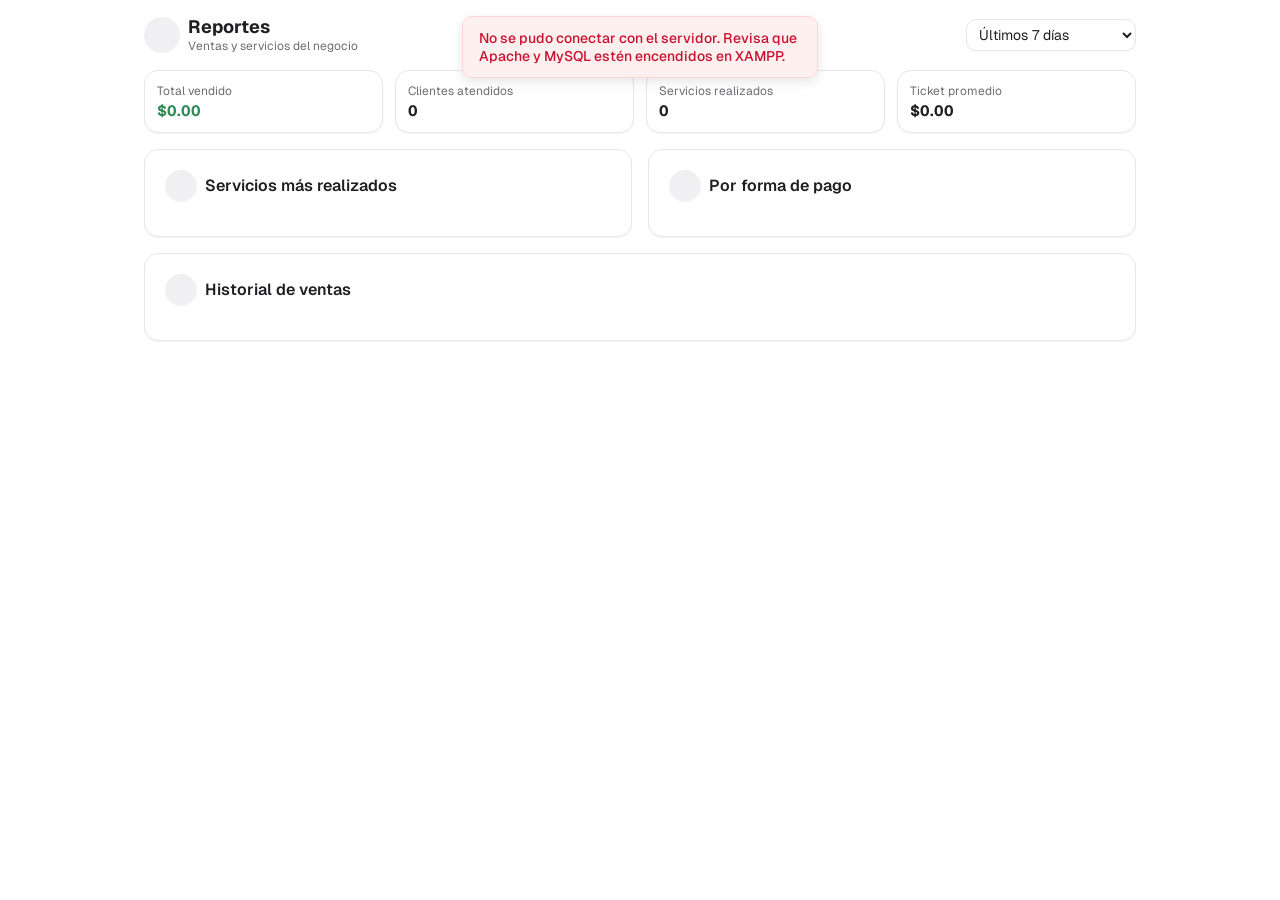
<file: reportes.html>
<!DOCTYPE html>
<html lang="es">
<head>
    <meta charset="UTF-8">
    <meta name="viewport" content="width=device-width, initial-scale=1">
    <meta name="theme-color" content="#1C1C1E">
    <title>Reportes</title>
    <link rel="icon" href="imagenes/logo.png">
    <!-- ?v=2: si cambias estilos.css o los archivos .js, sube el número para que el navegador baje la versión nueva -->
    <link rel="stylesheet" href="estilos.css?v=2">
</head>
<body>
    <!-- PÁGINA DE REPORTES: cuánto se vendió, qué servicios se hicieron más, -->
    <!-- cómo pagaron los clientes y el historial de todos los registros. -->
    <div id="encabezado"></div>

    <main class="contenedor">
        <div class="titulo-seccion">
            <div class="titulo-con-icono">
                <span class="circulo grande"><span data-icono="grafica"></span></span>
                <div>
                    <h2>Reportes</h2>
                    <p class="gris chico">Ventas y servicios del negocio</p>
                </div>
            </div>
            <!-- Al cambiar la opción se vuelven a pedir los datos de esos días -->
            <select id="dias" class="select-chico" onchange="cargarReportes()">
                <option value="1">Hoy</option>
                <option value="7" selected>Últimos 7 días</option>
                <option value="30">Últimos 30 días</option>
                <option value="90">Últimos 3 meses</option>
                <option value="180">Últimos 6 meses</option>
                <option value="365">Último año</option>
            </select>
        </div>

        <!-- RESUMEN DEL PERIODO -->
        <div class="resumen">
            <div class="tarjeta chica">
                <p class="gris chico">Total vendido</p>
                <p class="numero texto-verde" id="total-vendido">$0.00</p>
            </div>
            <div class="tarjeta chica">
                <p class="gris chico">Clientes atendidos</p>
                <p class="numero" id="clientes">0</p>
            </div>
            <div class="tarjeta chica">
                <p class="gris chico">Servicios realizados</p>
                <p class="numero" id="servicios-realizados">0</p>
            </div>
            <div class="tarjeta chica">
                <p class="gris chico">Ticket promedio</p>
                <p class="numero" id="promedio">$0.00</p>
            </div>
        </div>

        <div class="dos-columnas">
            <!-- SERVICIOS MÁS REALIZADOS -->
            <div class="tarjeta">
                <h3 class="tarjeta-titulo">
                    <span class="circulo"><span data-icono="tijeras"></span></span>
                    Servicios más realizados
                </h3>
                <p class="vacio" id="sin-servicios" hidden>Sin servicios en este periodo.</p>
                <ol class="ranking" id="mas-realizados"></ol>
            </div>

            <!-- VENTAS POR FORMA DE PAGO -->
            <div class="tarjeta">
                <h3 class="tarjeta-titulo">
                    <span class="circulo"><span data-icono="cartera"></span></span>
                    Por forma de pago
                </h3>
                <p class="vacio" id="sin-pagos" hidden>Sin ventas en este periodo.</p>
                <ul class="ranking" id="por-pago"></ul>
            </div>
        </div>

        <!-- HISTORIAL DE REGISTROS -->
        <div class="tarjeta">
            <h3 class="tarjeta-titulo">
                <span class="circulo"><span data-icono="historial"></span></span>
                Historial de ventas
            </h3>
            <p class="vacio" id="sin-registros" hidden>No hay ventas en este periodo.</p>
            <ul class="lista" id="historial"></ul>
        </div>

        <div id="pie"></div>
    </main>

    <script src="api/configuracion.php"></script>
    <script src="funciones.js?v=2"></script>
    <script src="componentes.js?v=2"></script>
    <script>
        // PIDE LOS REPORTES DE LOS DÍAS ELEGIDOS Y LOS MUESTRA
        async function cargarReportes() {
            let dias = document.getElementById("dias").value;
            let datos = await pedir("api/reportes.php?dias=" + dias);
            if (!datos.ok) {
                mostrarAviso(datos.error, true);
                return;
            }

            document.getElementById("total-vendido").textContent = dinero(datos.total_vendido);
            document.getElementById("clientes").textContent = datos.registros.length;
            document.getElementById("servicios-realizados").textContent = datos.total_servicios;
            document.getElementById("promedio").textContent = dinero(datos.promedio);

            dibujarMasRealizados(datos.mas_realizados);
            dibujarPorPago(datos.por_pago);
            dibujarHistorial(datos.registros);
        }

        // Renglón de una lista tipo ranking: nombre, "· 3 veces" y cantidad a la derecha
        function renglonRanking(nombre, detalle, cantidad) {
            let renglon = crear("li");
            let texto = crear("span", "nombre-ranking", nombre + " ");
            texto.appendChild(crear("span", "gris chico", "· " + detalle));
            renglon.appendChild(texto);
            renglon.appendChild(crear("strong", "cantidad", cantidad));
            return renglon;
        }

        function dibujarMasRealizados(lista) {
            let lugar = document.getElementById("mas-realizados");
            lugar.innerHTML = "";
            document.getElementById("sin-servicios").hidden = (lista.length > 0);

            for (let i = 0; i < lista.length; i++) {
                let renglon = renglonRanking(lista[i].nombre, plural(lista[i].veces, "vez", "veces"), dinero(lista[i].total));
                // El número de lugar (1, 2, 3...) va al principio
                renglon.insertBefore(crear("span", "posicion", i + 1), renglon.firstChild);
                lugar.appendChild(renglon);
            }
        }

        function dibujarPorPago(lista) {
            let lugar = document.getElementById("por-pago");
            lugar.innerHTML = "";
            document.getElementById("sin-pagos").hidden = (lista.length > 0);

            for (let i = 0; i < lista.length; i++) {
                let renglon = renglonRanking(CONFIG.formas_pago[lista[i].metodo_pago], plural(lista[i].veces, "cliente", "clientes"), dinero(lista[i].total));
                if (lista[i].metodo_pago == "fiado") {
                    renglon.lastChild.className = "cantidad texto-amarillo";
                }
                lugar.appendChild(renglon);
            }
        }

        function dibujarHistorial(registros) {
            let lugar = document.getElementById("historial");
            lugar.innerHTML = "";
            document.getElementById("sin-registros").hidden = (registros.length > 0);

            for (let i = 0; i < registros.length; i++) {
                let registro = registros[i];
                let fiado = (registro.metodo_pago == "fiado");

                let renglon = crear("li", "renglon fondo-verde");
                if (fiado) {
                    renglon.className = "renglon fondo-amarillo";
                }

                let izquierda = crear("div");
                izquierda.appendChild(crear("p", "lista-titulo", registro.servicios));
                let detalle = fechaHora(registro.fecha_hora);
                if (registro.cliente != "") {
                    detalle = detalle + " · " + registro.cliente;
                }
                izquierda.appendChild(crear("p", "lista-fecha", detalle));

                let derecha = crear("div", "etiquetas");
                derecha.appendChild(crear("span", "cantidad", dinero(registro.total)));
                if (fiado && registro.estado_fiado == "pagada") {
                    derecha.appendChild(crear("span", "etiqueta pagada", "Fiado · Pagado"));
                } else if (fiado) {
                    derecha.appendChild(crear("span", "etiqueta pendiente", "Fiado · Pendiente"));
                } else {
                    derecha.appendChild(crear("span", "etiqueta", CONFIG.formas_pago[registro.metodo_pago]));
                }

                renglon.appendChild(izquierda);
                renglon.appendChild(derecha);
                lugar.appendChild(renglon);
            }
        }

        cargarReportes();
    </script>
</body>
</html>
</file>
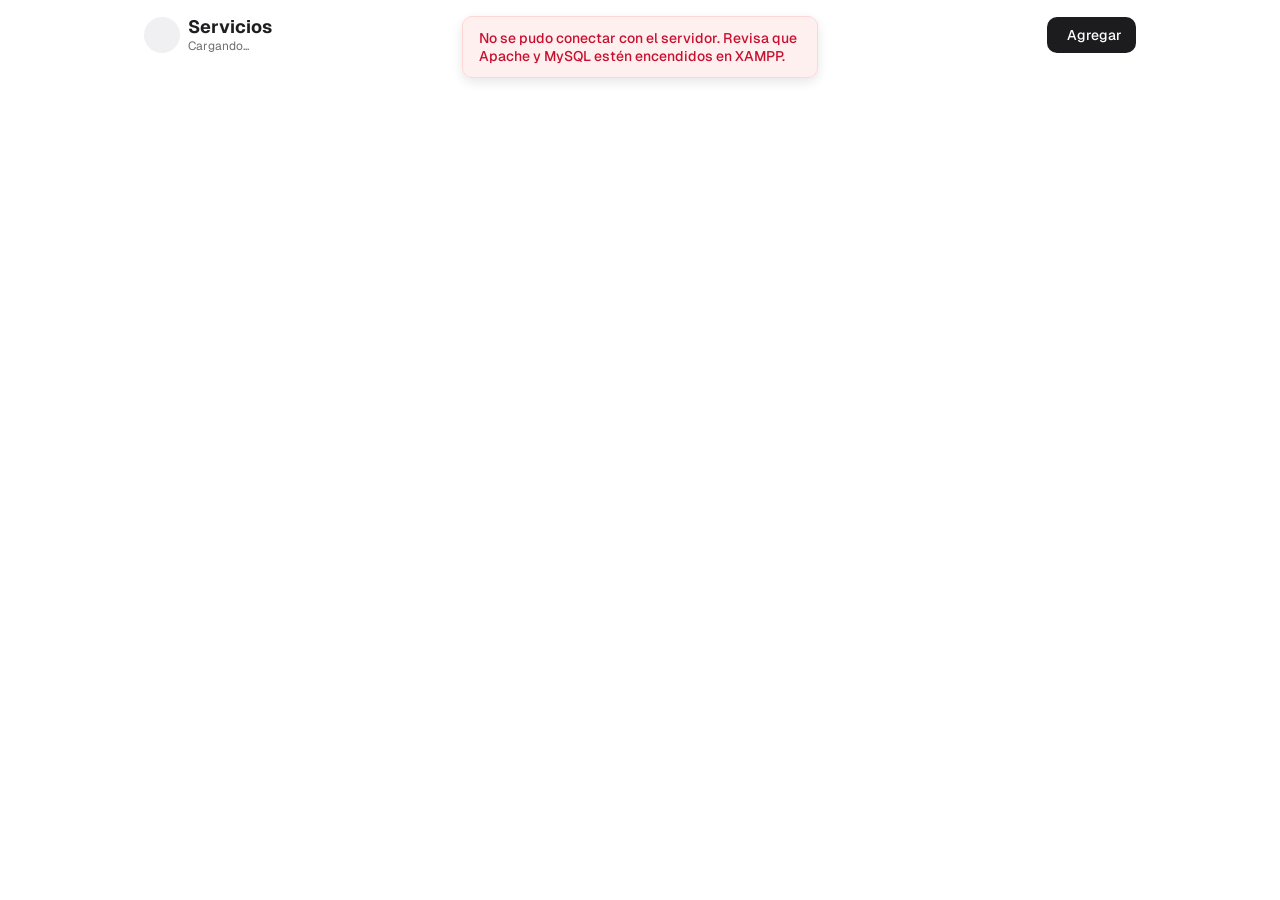
<file: servicios.html>
<!DOCTYPE html>
<html lang="es">
<head>
    <meta charset="UTF-8">
    <meta name="viewport" content="width=device-width, initial-scale=1">
    <meta name="theme-color" content="#1C1C1E">
    <title>Servicios</title>
    <link rel="icon" href="imagenes/logo.png">
    <!-- ?v=2: si cambias estilos.css o los archivos .js, sube el número para que el navegador baje la versión nueva -->
    <link rel="stylesheet" href="estilos.css?v=2">
</head>
<body>
    <!-- PÁGINA DE SERVICIOS: la lista de servicios que ofrece el negocio con su precio. -->
    <!-- Son las opciones que salen al registrar y al agendar citas. -->
    <div id="encabezado"></div>

    <main class="contenedor">
        <div class="titulo-seccion">
            <div class="titulo-con-icono">
                <span class="circulo grande"><span data-icono="tijeras"></span></span>
                <div>
                    <h2>Servicios</h2>
                    <p class="gris chico" id="cuantos-servicios">Cargando...</p>
                </div>
            </div>
            <button type="button" class="boton" onclick="nuevoServicio()">
                <span data-icono="mas"></span> Agregar
            </button>
        </div>

        <div class="tarjeta vacio" id="sin-servicios" hidden>No hay servicios. Toca "Agregar" para empezar.</div>

        <!-- UNA TARJETA POR SERVICIO (1, 2 o 3 columnas según la pantalla) -->
        <div class="cuadricula" id="lista-servicios"></div>

        <div id="pie"></div>
    </main>

    <!-- CUADRO PARA AGREGAR O EDITAR UN SERVICIO -->
    <dialog id="dialogo-servicio">
        <form class="dialogo-contenido" id="formulario-servicio" onsubmit="guardarServicio(event)">
            <h3 id="servicio-titulo">Nuevo servicio</h3>
            <p class="descripcion" id="servicio-descripcion">Agrega un servicio para poder elegirlo al registrar.</p>

            <input type="hidden" name="id" id="servicio-id" value="0">

            <label for="nombre">Nombre del servicio</label>
            <input type="text" id="nombre" name="nombre" placeholder="Ej. Corte de cabello" maxlength="100" required autocomplete="off">

            <label for="descripcion">Descripción (opcional)</label>
            <input type="text" id="descripcion" name="descripcion" placeholder="Ej. Corte clásico con máquina y tijera" maxlength="255" autocomplete="off">

            <div class="dos-campos">
                <div>
                    <label for="duracion">Duración (min)</label>
                    <input type="number" id="duracion" name="duracion" step="1" min="0" placeholder="30" inputmode="numeric">
                </div>
                <div>
                    <label for="precio">Precio</label>
                    <input type="number" id="precio" name="precio" step="0.01" min="0.01" placeholder="0.00" inputmode="decimal" required>
                </div>
            </div>

            <p class="texto-error" id="error-servicio" hidden></p>

            <div class="dialogo-botones">
                <button type="submit" class="boton boton-ancho" id="servicio-boton">Guardar servicio</button>
            </div>

            <button type="button" class="cerrar" onclick="cerrarDialogo('dialogo-servicio')">&times;</button>
        </form>
    </dialog>

    <script src="api/configuracion.php"></script>
    <script src="funciones.js?v=2"></script>
    <script src="componentes.js?v=2"></script>
    <script>
        // Los servicios que llegan de la base de datos
        let servicios = [];

        // PIDE LOS SERVICIOS Y LOS MUESTRA
        async function cargarServicios() {
            let datos = await pedir("api/servicios.php");
            if (!datos.ok) {
                mostrarAviso(datos.error, true);
                return;
            }

            servicios = datos.servicios;
            document.getElementById("cuantos-servicios").textContent =
                plural(servicios.length, "servicio", "servicios") + " · son las opciones que salen al registrar";
            document.getElementById("sin-servicios").hidden = (servicios.length > 0);

            let lugar = document.getElementById("lista-servicios");
            lugar.innerHTML = "";
            for (let i = 0; i < servicios.length; i++) {
                lugar.appendChild(tarjetaServicio(servicios[i]));
            }
        }

        // Arma la tarjeta de un servicio: nombre, descripción, duración, precio y botones
        function tarjetaServicio(servicio) {
            let tarjeta = crear("div", "tarjeta ficha");

            let arriba = crear("div", "renglon");

            let titulo = crear("div", "titulo-con-icono");
            let circulo = crear("span", "circulo");
            circulo.innerHTML = icono("tijeras");
            let textos = crear("div");
            textos.appendChild(crear("p", "negrita cortar", servicio.nombre));
            textos.appendChild(crear("p", "gris chico cortar", servicio.descripcion));
            titulo.appendChild(circulo);
            titulo.appendChild(textos);

            let botones = crear("div", "celda-flex");
            let editar = crear("button", "boton-icono");
            editar.type = "button";
            editar.title = "Editar servicio";
            editar.innerHTML = icono("lapiz");
            editar.addEventListener("click", function () {
                editarServicio(servicio.id);
            });
            let borrar = crear("button", "boton-icono rojo");
            borrar.type = "button";
            borrar.title = "Eliminar servicio";
            borrar.innerHTML = icono("basura");
            borrar.addEventListener("click", function () {
                borrarServicio(servicio);
            });
            botones.appendChild(editar);
            botones.appendChild(borrar);

            arriba.appendChild(titulo);
            arriba.appendChild(botones);

            let abajo = crear("div", "renglon-gris");
            let duracion = crear("span", "con-icono gris");
            duracion.innerHTML = icono("reloj");
            duracion.appendChild(document.createTextNode(" " + servicio.duracion + " min"));
            abajo.appendChild(duracion);
            abajo.appendChild(crear("strong", "precio", dinero(servicio.precio)));

            tarjeta.appendChild(arriba);
            tarjeta.appendChild(abajo);
            return tarjeta;
        }

        // Abre el cuadro vacío para agregar un servicio nuevo
        function nuevoServicio() {
            document.getElementById("servicio-id").value = 0;
            document.getElementById("nombre").value = "";
            document.getElementById("descripcion").value = "";
            document.getElementById("duracion").value = 30;
            document.getElementById("precio").value = "";

            document.getElementById("servicio-titulo").textContent = "Nuevo servicio";
            document.getElementById("servicio-descripcion").textContent = "Agrega un servicio para poder elegirlo al registrar.";
            document.getElementById("servicio-boton").textContent = "Guardar servicio";
            mostrarError("error-servicio", "");
            abrirDialogo("dialogo-servicio");
        }

        // Abre el cuadro con los datos del servicio para cambiarlos
        function editarServicio(id) {
            let servicio = buscarPorId(servicios, id);

            document.getElementById("servicio-id").value = servicio.id;
            document.getElementById("nombre").value = servicio.nombre;
            document.getElementById("descripcion").value = servicio.descripcion;
            document.getElementById("duracion").value = servicio.duracion;
            document.getElementById("precio").value = servicio.precio;

            document.getElementById("servicio-titulo").textContent = "Editar servicio";
            document.getElementById("servicio-descripcion").textContent = "Cambia el nombre, la duración o el precio. Los registros que ya se hicieron no cambian.";
            document.getElementById("servicio-boton").textContent = "Guardar cambios";
            mostrarError("error-servicio", "");
            abrirDialogo("dialogo-servicio");
        }

        // GUARDAR: manda el formulario a api/servicios.php
        async function guardarServicio(evento) {
            evento.preventDefault();

            let datos = new FormData(document.getElementById("formulario-servicio"));
            datos.append("accion", "guardar");

            let respuesta = await pedir("api/servicios.php", datos);
            if (!respuesta.ok) {
                mostrarError("error-servicio", respuesta.error);
                return;
            }

            cerrarDialogo("dialogo-servicio");
            mostrarAviso(respuesta.mensaje);
            cargarServicios();
        }

        // BORRAR: pregunta primero
        async function borrarServicio(servicio) {
            if (!confirmarBorrado("este servicio", servicio.nombre)) {
                return;
            }

            let datos = new FormData();
            datos.append("accion", "borrar");
            datos.append("id", servicio.id);

            let respuesta = await pedir("api/servicios.php", datos);
            avisoDeRespuesta(respuesta);
            cargarServicios();
        }

        cargarServicios();
    </script>
</body>
</html>
</file>
<file: estilos.css>
/* ESTILOS DE TODAS LAS PÁGINAS DE KORE SYSTEM
   Los colores están en :root (abajo). Para adaptar el sistema a otro negocio
   solo se cambian los "COLORES DEL NEGOCIO"; los de KORE System no se tocan. */

/* Letra Geist de Google Fonts (si no hay internet se usa Segoe UI o Arial) */
@import url("https://fonts.googleapis.com/css2?family=Geist:wght@400;500;600;700&display=swap");

:root {
    /* COLORES DEL NEGOCIO (demo: Barbería Sami's) */
    --principal: #1C1C1E;          /* negro carbón: botones y títulos */
    --principal-oscuro: #000000;
    --principal-suave: #3A3A3C;
    --principal-fondo: #F0F0F2;    /* gris clarito para fondos */
    --rojo: #C8102E;               /* rojo del poste de barbería */
    --rojo-fondo: #FCEBEE;
    --azul: #1D4E89;               /* azul del poste de barbería */

    /* COLORES DE KORE SYSTEM (los del logo, no cambian) */
    --kore: #BD2E73;
    --kore-claro: #DE427C;
    --kore-oscuro: #932069;

    /* COLORES PARA DINERO Y ESTADOS */
    --verde: #2E8B57;
    --verde-oscuro: #256F46;
    --verde-fondo: #EAF5EE;
    --amarillo: #B5690B;
    --amarillo-fondo: #FDF3E4;
    --texto: #1F1F22;
    --gris: #6E6E73;
    --borde: #E7E7EA;
    --fondo-gris: #F6F6F7;
}

* {
    box-sizing: border-box;
}

/* Lo que tiene el atributo hidden nunca se ve */
[hidden] {
    display: none !important;
}

body {
    margin: 0;
    font-family: "Geist", "Segoe UI", Arial, sans-serif;
    font-size: 15px;
    background-color: #FFFFFF;
    color: var(--texto);
    -webkit-font-smoothing: antialiased;

    /* La página mide al menos lo alto de la pantalla: así el pie siempre queda hasta abajo */
    display: flex;
    flex-direction: column;
    min-height: 100vh;
}

h1, h2, h3, p {
    margin: 0;
}

/* Ancho máximo del contenido, centrado */
.contenedor {
    max-width: 1024px;
    margin: 0 auto;
}

/* BARRA DE DEMO (con los colores de KORE System) */
.demo-barra {
    background: linear-gradient(90deg, var(--kore-claro), var(--kore-oscuro));
    color: #FFFFFF;
    font-size: 12px;
}

.demo-contenido {
    display: flex;
    align-items: center;
    justify-content: center;
    gap: 8px;
    padding: 6px 16px;
}

.logo-kore-mini {
    width: 22px;
    height: 22px;
    padding: 2px;
    border-radius: 6px;
    background-color: #FFFFFF;
}

.solo-pantalla-grande {
    display: none;
}

@media (min-width: 640px) {
    .solo-pantalla-grande {
        display: inline;
    }
}

/* ENCABEZADO */
header {
    position: sticky;
    top: 0;
    z-index: 20;
    background-color: rgba(255, 255, 255, 0.95);
}

.encabezado {
    display: flex;
    align-items: center;
    gap: 12px;
    padding: 12px 16px;
}

/* Logo del negocio: cuadro negro con unas tijeras */
.logo-negocio {
    display: flex;
    align-items: center;
    justify-content: center;
    flex-shrink: 0;
    width: 44px;
    height: 44px;
    border-radius: 12px;
    background-color: var(--principal);
    color: #FFFFFF;
}

.logo-negocio .icono {
    width: 22px;
    height: 22px;
}

header h1 {
    display: flex;
    align-items: center;
    gap: 8px;
    font-size: 18px;
    font-weight: 700;
    line-height: 1.2;
    color: var(--principal);
}

header p {
    font-size: 12px;
    color: var(--gris);
}

/* Etiqueta rosa de DEMO junto al nombre del negocio */
.etiqueta-demo {
    padding: 2px 8px;
    border-radius: 999px;
    background-color: var(--kore);
    color: #FFFFFF;
    font-size: 10px;
    font-weight: 700;
    letter-spacing: 0.08em;
}

/* Franja roja, blanca y azul como el poste de una barbería */
.franja-barberia {
    height: 4px;
    background: repeating-linear-gradient(-45deg,
        var(--rojo) 0 8px, #FFFFFF 8px 16px,
        var(--azul) 16px 24px, #FFFFFF 24px 32px);
}

/* CONTENIDO: cada bloque queda separado 16px del siguiente */
main {
    flex: 1;
    width: 100%;
    display: flex;
    flex-direction: column;
    gap: 16px;
    padding: 16px 12px 110px 12px;
}

@media (min-width: 640px) {
    main {
        padding-left: 16px;
        padding-right: 16px;
    }
}

/* Espacio antes del pie: crece para empujar el pie hasta abajo y nunca mide menos de 40px
   (así el pie nunca queda pegado al contenido) */
.espacio-pie {
    flex: 1 0 40px;
}

/* PIE DE PÁGINA con la firma de KORE System */
.pie {
    display: flex;
    flex-direction: column;
    align-items: center;
    gap: 6px;
    padding: 20px 8px 0 8px;
    border-top: 1px solid var(--borde);
    text-align: center;
}

.firma-kore {
    display: flex;
    align-items: center;
    gap: 6px;
    font-size: 13px;
    color: var(--gris);
}

.firma-kore img {
    width: 22px;
    height: 22px;
}

.firma-kore strong {
    color: var(--kore);
}

/* MENÚ DE ABAJO */
.menu {
    position: fixed;
    left: 0;
    right: 0;
    bottom: 0;
    z-index: 30;
    background-color: rgba(255, 255, 255, 0.95);
    border-top: 1px solid var(--borde);
    padding-bottom: env(safe-area-inset-bottom);
}

.menu .contenedor {
    display: flex;
    justify-content: space-around;
    padding: 0 4px;
}

/* Son 6 secciones: cada una ocupa lo mismo y el texto es chico para que quepan en celular */
.menu a {
    flex: 1;
    min-width: 0;
    display: flex;
    flex-direction: column;
    align-items: center;
    gap: 4px;
    padding: 10px 0;
    font-size: 11px;
    font-weight: 500;
    color: var(--gris);
    text-decoration: none;
}

.menu a span {
    display: flex;
    align-items: center;
    justify-content: center;
    width: 100%;
    max-width: 52px;
    height: 34px;
    border-radius: 999px;
}

.menu a:hover {
    color: var(--texto);
}

.menu a.activo {
    color: var(--principal);
    font-weight: 600;
}

.menu a.activo span {
    background-color: var(--principal-fondo);
}

/* ÍCONOS */
.icono {
    width: 16px;
    height: 16px;
    flex-shrink: 0;
}

.menu .icono {
    width: 20px;
    height: 20px;
}

/* Círculo de color donde va un ícono */
.circulo {
    display: inline-flex;
    align-items: center;
    justify-content: center;
    flex-shrink: 0;
    width: 32px;
    height: 32px;
    border-radius: 50%;
    background-color: var(--principal-fondo);
    color: var(--principal);
}

.circulo.grande {
    width: 36px;
    height: 36px;
}

.circulo.grande .icono {
    width: 20px;
    height: 20px;
}

.circulo.enorme {
    width: 56px;
    height: 56px;
}

.circulo.enorme .icono {
    width: 28px;
    height: 28px;
}

.circulo.verde {
    background-color: var(--verde-fondo);
    color: var(--verde);
}

.circulo.rojo {
    background-color: var(--rojo-fondo);
    color: var(--rojo);
}

.circulo.amarillo {
    background-color: var(--amarillo-fondo);
    color: var(--amarillo);
}

/* TÍTULOS DE CADA SECCIÓN (Servicios, Reportes, Deudas...) */
.titulo-seccion {
    display: flex;
    align-items: center;
    justify-content: space-between;
    gap: 12px;
}

.titulo-con-icono {
    display: flex;
    align-items: center;
    gap: 8px;
}

.titulo-con-icono h2 {
    font-size: 18px;
    font-weight: 700;
    line-height: 1.2;
}

/* TARJETAS */
.tarjeta {
    padding: 20px;
    border: 1px solid var(--borde);
    border-radius: 14px;
    background-color: #FFFFFF;
    box-shadow: 0 1px 2px rgba(0, 0, 0, 0.04);
}

.tarjeta.chica {
    padding: 12px;
}

/* Tarjeta de un elemento de una lista (un servicio, una deuda...) */
.ficha {
    display: flex;
    flex-direction: column;
    gap: 12px;
    padding: 16px;
}

.tarjeta-titulo {
    display: flex;
    align-items: center;
    gap: 8px;
    margin-bottom: 14px;
    font-size: 16px;
    font-weight: 600;
}

.tarjeta-encabezado {
    display: flex;
    flex-wrap: wrap;
    align-items: center;
    justify-content: space-between;
    gap: 8px;
    margin-bottom: 14px;
}

.tarjeta-encabezado .tarjeta-titulo {
    margin-bottom: 0;
}

.guardado {
    display: flex;
    align-items: center;
    gap: 4px;
    margin-left: auto;
    font-size: 12px;
    font-weight: 400;
    color: var(--verde);
}

/* CUADRO OSCURO PRINCIPAL (Ventas de hoy, Dinero en caja) */
.saldo {
    padding: 20px;
    border-radius: 14px;
    background: linear-gradient(135deg, var(--principal-suave), var(--principal-oscuro));
    color: #FFFFFF;
    box-shadow: 0 8px 20px rgba(0, 0, 0, 0.18);
}

.saldo-titulo {
    font-size: 14px;
    font-weight: 500;
    text-transform: uppercase;
    letter-spacing: 0.05em;
    opacity: 0.8;
}

.saldo-cantidad {
    margin-top: 8px;
    font-size: 36px;
    font-weight: 700;
    letter-spacing: -0.02em;
    font-variant-numeric: tabular-nums;
}

.saldo-nota {
    margin-top: 4px;
    font-size: 13px;
    opacity: 0.75;
}

/* COLUMNAS */
.dos-columnas {
    display: grid;
    gap: 16px;
}

.dos-campos {
    display: grid;
    grid-template-columns: 1fr 1fr;
    gap: 12px;
}

.tres-campos {
    display: grid;
    grid-template-columns: 1fr 1fr 1fr;
    gap: 8px;
}

/* Cuadritos de totales */
.resumen {
    display: grid;
    grid-template-columns: 1fr 1fr;
    gap: 12px;
}

.resumen.tres {
    grid-template-columns: 1fr 1fr 1fr;
    gap: 8px;
}

/* Cuadrícula de tarjetas (Servicios): 1, 2 o 3 columnas según la pantalla */
.cuadricula {
    display: grid;
    gap: 12px;
}

@media (min-width: 640px) {
    .dos-columnas {
        grid-template-columns: 1fr 1fr;
    }

    .resumen {
        grid-template-columns: repeat(4, 1fr);
    }

    .resumen.tres {
        grid-template-columns: 1fr 1fr 1fr;
        gap: 12px;
    }

    .cuadricula {
        grid-template-columns: 1fr 1fr;
    }
}

@media (min-width: 1024px) {
    .cuadricula {
        grid-template-columns: 1fr 1fr 1fr;
    }
}

/* TEXTOS */
.gris {
    color: var(--gris);
}

.chico {
    font-size: 12px;
}

.negrita {
    font-weight: 600;
}

.numero {
    margin-top: 2px;
    font-weight: 700;
    font-variant-numeric: tabular-nums;
}

.texto-verde {
    color: var(--verde);
}

.texto-rojo {
    color: var(--rojo);
}

.texto-amarillo {
    color: var(--amarillo);
}

.texto-error {
    margin-top: 12px;
    font-size: 14px;
    color: var(--rojo);
}

.derecha {
    text-align: right;
}

.centrado {
    text-align: center;
}

.cortar {
    overflow-wrap: anywhere;
}

.vacio {
    padding: 32px 0;
    text-align: center;
    font-size: 14px;
    color: var(--gris);
}

.vacio a {
    color: var(--principal);
    font-weight: 600;
}

/* FORMULARIOS */
label {
    display: block;
    margin: 14px 0 6px 0;
    font-size: 14px;
    font-weight: 500;
}

input[type="text"],
input[type="number"],
input[type="date"],
select,
textarea {
    width: 100%;
    height: 38px;
    padding: 6px 12px;
    border: 1px solid var(--borde);
    border-radius: 10px;
    background-color: #FFFFFF;
    font-family: inherit;
    font-size: 15px;
    color: var(--texto);
    box-shadow: 0 1px 2px rgba(0, 0, 0, 0.03);
}

textarea {
    height: auto;
    min-height: 180px;
    padding: 10px 12px;
    line-height: 1.5;
    resize: vertical;
}

input:focus,
select:focus,
textarea:focus {
    outline: none;
    border-color: var(--principal);
    box-shadow: 0 0 0 3px rgba(28, 28, 30, 0.12);
}

/* Selector chico (el de los días de los historiales) */
.select-chico {
    width: 170px;
    height: 32px;
    padding: 4px 8px;
    font-size: 14px;
}

/* Campo de dinero con el signo $ adentro */
.campo-dinero {
    position: relative;
}

.campo-dinero span {
    position: absolute;
    left: 12px;
    top: 50%;
    transform: translateY(-50%);
    color: var(--gris);
}

.campo-dinero input {
    padding-left: 26px;
}

.campo-dinero.grande input {
    height: 48px;
    font-size: 18px;
}

/* BOTONES */
.boton {
    display: inline-flex;
    align-items: center;
    justify-content: center;
    gap: 6px;
    height: 36px;
    padding: 0 14px;
    border: none;
    border-radius: 10px;
    background-color: var(--principal);
    color: #FFFFFF;
    font-family: inherit;
    font-size: 14px;
    font-weight: 500;
    text-decoration: none;
    white-space: nowrap;
    cursor: pointer;
}

.boton:hover {
    background-color: var(--principal-oscuro);
}

.boton-grande {
    height: 44px;
    font-size: 15px;
}

.boton-ancho {
    width: 100%;
}

.boton-verde {
    background-color: var(--verde);
}

.boton-verde:hover {
    background-color: var(--verde-oscuro);
}

.boton-rojo {
    background-color: var(--rojo);
}

.boton-rojo:hover {
    background-color: #A00D25;
}

/* Botón blanco sobre el cuadro oscuro (REGISTRAR SERVICIO) */
.boton-blanco {
    margin-top: 16px;
    background-color: #FFFFFF;
    color: var(--principal);
    font-weight: 700;
    letter-spacing: 0.03em;
}

.boton-blanco:hover {
    background-color: #E9E9EC;
}

.boton-borde {
    border: 1px solid var(--borde);
    background-color: #FFFFFF;
    color: var(--texto);
    box-shadow: 0 1px 2px rgba(0, 0, 0, 0.04);
}

.boton-borde:hover {
    background-color: var(--fondo-gris);
}

/* Botón chiquito que solo tiene un ícono (editar, borrar, quitar) */
.boton-icono {
    display: inline-flex;
    align-items: center;
    justify-content: center;
    flex-shrink: 0;
    width: 32px;
    height: 32px;
    padding: 0;
    border: none;
    border-radius: 8px;
    background-color: transparent;
    color: var(--texto);
    font-size: 20px;
    cursor: pointer;
}

.boton-icono:hover {
    background-color: var(--fondo-gris);
}

.boton-icono.rojo {
    color: var(--rojo);
}

/* Los formularios de "borrar" van junto a otros botones */
.en-linea {
    display: inline;
    margin: 0;
}

/* ETIQUETAS (Efectivo, Fiado, Pendiente, Pagada...) */
.etiqueta {
    display: inline-flex;
    align-items: center;
    gap: 4px;
    padding: 2px 8px;
    border: 1px solid var(--borde);
    border-radius: 8px;
    background-color: #FFFFFF;
    font-size: 12px;
    font-weight: 500;
    white-space: nowrap;
}

.etiqueta.amarillo {
    color: var(--amarillo);
}

.etiqueta.pagada {
    border-color: transparent;
    background-color: var(--verde-fondo);
    color: var(--verde);
}

.etiqueta.pendiente {
    border-color: #F1D7AF;
    background-color: var(--amarillo-fondo);
    color: var(--amarillo);
}

/* LISTAS DE HISTORIAL */
.lista {
    display: flex;
    flex-direction: column;
    gap: 8px;
    margin: 0;
    padding: 0;
    list-style: none;
}

.lista li {
    padding: 10px 12px;
    border-radius: 10px;
}

.fondo-verde {
    background-color: var(--verde-fondo);
}

.fondo-rojo {
    background-color: var(--rojo-fondo);
}

.fondo-amarillo {
    background-color: var(--amarillo-fondo);
}

.fondo-gris {
    background-color: var(--fondo-gris);
}

.renglon {
    display: flex;
    align-items: flex-start;
    justify-content: space-between;
    gap: 12px;
}

.lista-titulo {
    font-size: 14px;
    font-weight: 500;
    overflow-wrap: anywhere;
}

.lista-fecha {
    font-size: 12px;
    color: var(--gris);
}

.cantidad {
    font-size: 14px;
    font-weight: 600;
    white-space: nowrap;
    font-variant-numeric: tabular-nums;
}

.etiquetas {
    display: flex;
    flex-direction: column;
    align-items: flex-end;
    gap: 4px;
}

/* LISTA DE "SERVICIOS MÁS REALIZADOS" */
.ranking {
    margin: 0;
    padding: 0;
    list-style: none;
}

.ranking li {
    display: flex;
    align-items: center;
    gap: 10px;
    padding: 10px 0;
    border-bottom: 1px solid var(--borde);
    font-size: 14px;
}

.ranking li:last-child {
    border-bottom: none;
}

.ranking .posicion {
    display: flex;
    align-items: center;
    justify-content: center;
    flex-shrink: 0;
    width: 26px;
    height: 26px;
    border-radius: 50%;
    background-color: var(--principal-fondo);
    font-size: 12px;
    font-weight: 700;
}

.ranking li:first-child .posicion {
    background-color: var(--principal);
    color: #FFFFFF;
}

.ranking .nombre-ranking {
    flex: 1;
    overflow-wrap: anywhere;
}

/* PESTAÑAS (Deudas: Por cobrar / Por pagar) */
.pestanas {
    display: grid;
    grid-template-columns: 1fr 1fr;
    gap: 4px;
    padding: 3px;
    border-radius: 10px;
    background-color: var(--fondo-gris);
}

.pestanas a {
    display: flex;
    align-items: center;
    justify-content: center;
    gap: 6px;
    padding: 6px 8px;
    border-radius: 8px;
    font-size: 14px;
    font-weight: 500;
    color: var(--texto);
    text-decoration: none;
    white-space: nowrap;
    overflow: hidden;
}

.pestanas a.activa {
    background-color: #FFFFFF;
    box-shadow: 0 1px 3px rgba(0, 0, 0, 0.08);
}

/* REGISTRAR: botones para elegir el servicio */
.opciones-servicio {
    display: grid;
    grid-template-columns: 1fr 1fr;
    gap: 8px;
    margin-top: 16px;
}

.opcion-servicio {
    display: flex;
    flex-direction: column;
    align-items: flex-start;
    gap: 2px;
    padding: 12px;
    border: 1px solid var(--borde);
    border-radius: 12px;
    background-color: #FFFFFF;
    font-family: inherit;
    font-size: 14px;
    color: var(--texto);
    text-align: left;
    cursor: pointer;
    transition: border-color 0.15s, background-color 0.15s;
}

.opcion-servicio:hover {
    border-color: var(--principal);
    background-color: var(--fondo-gris);
}

.opcion-servicio .negrita {
    overflow-wrap: anywhere;
}

.precio {
    margin-top: 4px;
    font-weight: 700;
    font-variant-numeric: tabular-nums;
}

/* REGISTRAR: lista de servicios elegidos en el resumen */
.lista-elegidos {
    display: flex;
    flex-direction: column;
    gap: 6px;
    margin: 16px 0 0 0;
    padding: 0;
    list-style: none;
}

.lista-elegidos li {
    display: flex;
    align-items: center;
    gap: 8px;
    padding: 6px 6px 6px 12px;
    border: 1px solid var(--borde);
    border-radius: 10px;
    font-size: 14px;
}

.lista-elegidos li span {
    flex: 1;
    overflow-wrap: anywhere;
}

.pregunta {
    display: flex;
    flex-direction: column;
    align-items: center;
    gap: 10px;
    padding-top: 8px;
    text-align: center;
}

/* CITAS: calendario a la izquierda y próximas citas a la derecha (en computadora) */
.columnas-citas {
    display: grid;
    gap: 16px;
}

@media (min-width: 1024px) {
    .columnas-citas {
        grid-template-columns: 3fr 2fr;
        align-items: start;
    }
}

.boton-flecha {
    border: 1px solid var(--borde);
}

/* Días de la semana arriba del calendario */
.calendario-semana {
    display: grid;
    grid-template-columns: repeat(7, 1fr);
    gap: 4px;
    margin-bottom: 6px;
    font-size: 11px;
    font-weight: 600;
    color: var(--gris);
    text-align: center;
}

/* Cuadrícula del mes: 7 columnas (domingo a sábado) */
.calendario {
    display: grid;
    grid-template-columns: repeat(7, 1fr);
    gap: 4px;
}

.dia {
    display: flex;
    flex-direction: column;
    gap: 2px;
    min-width: 0;
    min-height: 62px;
    padding: 4px;
    border: 1px solid var(--borde);
    border-radius: 10px;
    background-color: #FFFFFF;
    font-family: inherit;
    color: var(--texto);
    text-align: left;
    overflow: hidden;
    cursor: pointer;
    transition: border-color 0.15s;
}

.dia:hover {
    border-color: var(--principal);
}

/* Día de hoy */
.dia.hoy {
    border: 2px solid var(--principal);
}

/* Día que tiene citas */
.dia.con-citas {
    border-color: #A9D8BC;
    background-color: var(--verde-fondo);
}

.dia.hoy.con-citas {
    border-color: var(--principal);
}

.numero-dia {
    font-size: 12px;
    font-weight: 600;
}

/* Nombre del cliente dentro del día */
.cliente-dia {
    display: block;
    padding: 1px 3px;
    border-radius: 4px;
    background-color: var(--principal);
    color: #FFFFFF;
    font-size: 9px;
    font-weight: 600;
    white-space: nowrap;
    overflow: hidden;
    text-overflow: ellipsis;
}

.mas-dia {
    font-size: 9px;
    font-weight: 600;
    color: var(--gris);
}

/* Días que ya pasaron: en gris */
.dia.pasado {
    background-color: #FAFAFB;
}

.dia.pasado .numero-dia {
    color: #A1A1A6;
}

/* Abajo del calendario: ayuda y leyenda de colores */
.ayuda-calendario {
    display: flex;
    flex-wrap: wrap;
    align-items: center;
    gap: 6px 14px;
    margin-top: 12px;
}

.leyenda {
    display: inline-flex;
    align-items: center;
    gap: 5px;
    font-size: 12px;
    color: var(--gris);
}

.punto {
    width: 10px;
    height: 10px;
    border-radius: 3px;
}

.punto-hoy {
    border: 2px solid var(--principal);
}

.punto-citas {
    border: 1px solid #A9D8BC;
    background-color: var(--verde-fondo);
}

/* Título de cada día en la lista de próximas citas ("Hoy · miércoles 4 de noviembre") */
.lista li.grupo-dia {
    padding: 8px 2px 0 2px;
    font-size: 12px;
    font-weight: 600;
    color: var(--gris);
    text-transform: uppercase;
    letter-spacing: 0.04em;
}

.lista li.grupo-dia:first-child {
    padding-top: 0;
}

/* Cuando no hay citas próximas */
.sin-citas {
    display: flex;
    flex-direction: column;
    align-items: center;
    gap: 6px;
    padding: 20px 0;
    text-align: center;
}

.sin-citas .circulo {
    margin-bottom: 6px;
}

/* Botones de cada cita: Google Calendar, editar y borrar */
.acciones-cita {
    display: flex;
    align-items: center;
    justify-content: flex-end;
    gap: 4px;
    margin-top: 8px;
}

.boton-chico {
    height: 30px;
    padding: 0 10px;
    font-size: 12px;
}

.lista-dia {
    margin-top: 16px;
}

/* Botón flotante del micrófono (arriba del menú de abajo) */
.boton-microfono {
    position: fixed;
    right: 16px;
    bottom: calc(88px + env(safe-area-inset-bottom));
    z-index: 40;
    display: flex;
    align-items: center;
    justify-content: center;
    width: 56px;
    height: 56px;
    border: 2px solid #FFFFFF;
    border-radius: 50%;
    background-color: var(--principal);
    color: #FFFFFF;
    box-shadow: 0 8px 20px rgba(0, 0, 0, 0.25);
    cursor: pointer;
}

.boton-microfono .icono {
    width: 24px;
    height: 24px;
}

/* Mientras graba se pone rojo y "late" */
.boton-microfono.grabando {
    background-color: var(--rojo);
    animation: latido 1.2s ease-in-out infinite;
}

@keyframes latido {
    0%, 100% { transform: scale(1); }
    50% { transform: scale(1.08); }
}

/* Tarjeta que muestra lo que se va escuchando */
.tarjeta-voz {
    position: fixed;
    right: 16px;
    bottom: calc(156px + env(safe-area-inset-bottom));
    z-index: 40;
    display: flex;
    flex-direction: column;
    gap: 10px;
    width: 300px;
    max-width: calc(100% - 32px);
    padding: 16px;
    box-shadow: 0 10px 30px rgba(0, 0, 0, 0.18);
}

.texto-voz {
    min-height: 40px;
    max-height: 96px;
    padding: 8px 10px;
    border: 1px solid var(--borde);
    border-radius: 10px;
    background-color: var(--fondo-gris);
    font-size: 13px;
    overflow-y: auto;
}

/* Barritas que suben y bajan mientras se graba */
.ondas {
    display: flex;
    align-items: flex-end;
    gap: 3px;
    height: 18px;
}

.ondas span {
    width: 4px;
    height: 4px;
    border-radius: 2px;
    background-color: var(--rojo);
    animation: onda 0.9s ease-in-out infinite;
}

.ondas span:nth-child(2) { animation-delay: 0.15s; }
.ondas span:nth-child(3) { animation-delay: 0.3s; }
.ondas span:nth-child(4) { animation-delay: 0.45s; }
.ondas span:nth-child(5) { animation-delay: 0.6s; }

@keyframes onda {
    0%, 100% { height: 4px; }
    50% { height: 18px; }
}

/* En la página de Citas se deja más espacio abajo para que el micrófono no tape el contenido */
.con-microfono {
    padding-bottom: 170px;
}

/* Cuadro gris con un dato (duración y precio de cada servicio) */
.renglon-gris {
    display: flex;
    align-items: center;
    justify-content: space-between;
    gap: 8px;
    padding: 8px 12px;
    border-radius: 10px;
    background-color: var(--fondo-gris);
    font-size: 14px;
}

.con-icono {
    display: inline-flex;
    align-items: center;
    gap: 6px;
}

.nombre-dato {
    margin-bottom: 4px;
    font-size: 11px;
    font-weight: 500;
}

/* TABLAS (en computadora) */
.tabla-caja {
    border: 1px solid var(--borde);
    border-radius: 14px;
    background-color: #FFFFFF;
    overflow: hidden;
}

table {
    width: 100%;
    border-collapse: collapse;
    font-size: 14px;
}

th {
    padding: 10px 8px;
    border-bottom: 1px solid var(--borde);
    background-color: #FAFAFB;
    font-weight: 500;
    text-align: left;
    white-space: nowrap;
}

td {
    padding: 8px;
    border-bottom: 1px solid var(--borde);
    vertical-align: middle;
}

tfoot td {
    border-bottom: none;
    background-color: var(--fondo-gris);
    font-weight: 700;
}

.celda-flex {
    display: flex;
    align-items: center;
    gap: 6px;
}

/* En celular se ven tarjetas y en computadora (1024px o más) se ve la tabla */
.solo-celular {
    display: flex;
    flex-direction: column;
    gap: 12px;
}

.solo-computadora {
    display: none;
}

@media (min-width: 1024px) {
    .solo-celular {
        display: none;
    }

    .solo-computadora {
        display: block;
    }
}

/* AVISOS: mensaje flotante arriba ("Registro guardado", "Deuda eliminada"...) */
.aviso {
    position: fixed;
    top: 16px;
    left: 50%;
    z-index: 100;
    width: 356px;
    max-width: calc(100% - 32px);
    padding: 12px 16px;
    transform: translateX(-50%);
    border: 1px solid #BFE8D0;
    border-radius: 10px;
    background-color: #ECFDF3;
    color: #18794E;
    font-size: 14px;
    font-weight: 500;
    box-shadow: 0 4px 12px rgba(0, 0, 0, 0.1);
}

.aviso.error {
    border-color: #FFD6D6;
    background-color: #FFF0F0;
    color: var(--rojo);
}

/* CUADROS DE DIÁLOGO (ventanitas para registrar, agregar, abonar...) */
dialog {
    width: calc(100% - 32px);
    max-width: 448px;
    max-height: 90vh;
    padding: 0;
    border: 1px solid var(--borde);
    border-radius: 14px;
    color: var(--texto);
    box-shadow: 0 10px 40px rgba(0, 0, 0, 0.2);
}

dialog::backdrop {
    background-color: rgba(0, 0, 0, 0.5);
}

.dialogo-contenido {
    position: relative;
    padding: 24px;
}

.dialogo-contenido h3 {
    padding-right: 24px;
    font-size: 18px;
    font-weight: 600;
}

.pregunta h3 {
    padding-right: 0;
}

.descripcion {
    margin-top: 6px;
    font-size: 14px;
    color: var(--gris);
}

.cerrar {
    position: absolute;
    top: 14px;
    right: 14px;
    width: 28px;
    height: 28px;
    border: none;
    border-radius: 6px;
    background-color: transparent;
    color: var(--gris);
    font-size: 22px;
    line-height: 1;
    cursor: pointer;
    outline: none;
}

.cerrar:hover,
.cerrar:focus-visible {
    background-color: var(--fondo-gris);
    color: var(--texto);
}

.dialogo-botones {
    display: flex;
    justify-content: flex-end;
    gap: 8px;
    margin-top: 20px;
}

.renglon-monto {
    display: flex;
    align-items: center;
    justify-content: space-between;
    width: 100%;
    margin-top: 16px;
    padding: 8px 12px;
    border-radius: 10px;
    background-color: var(--fondo-gris);
    font-size: 14px;
}

/* CELULAR: ajustes para pantallas chicas */
@media (max-width: 639px) {
    .dialogo-botones {
        flex-direction: column-reverse;
    }

    .dialogo-botones .boton {
        width: 100%;
    }

    .saldo-cantidad {
        font-size: 32px;
    }
}
</file>
